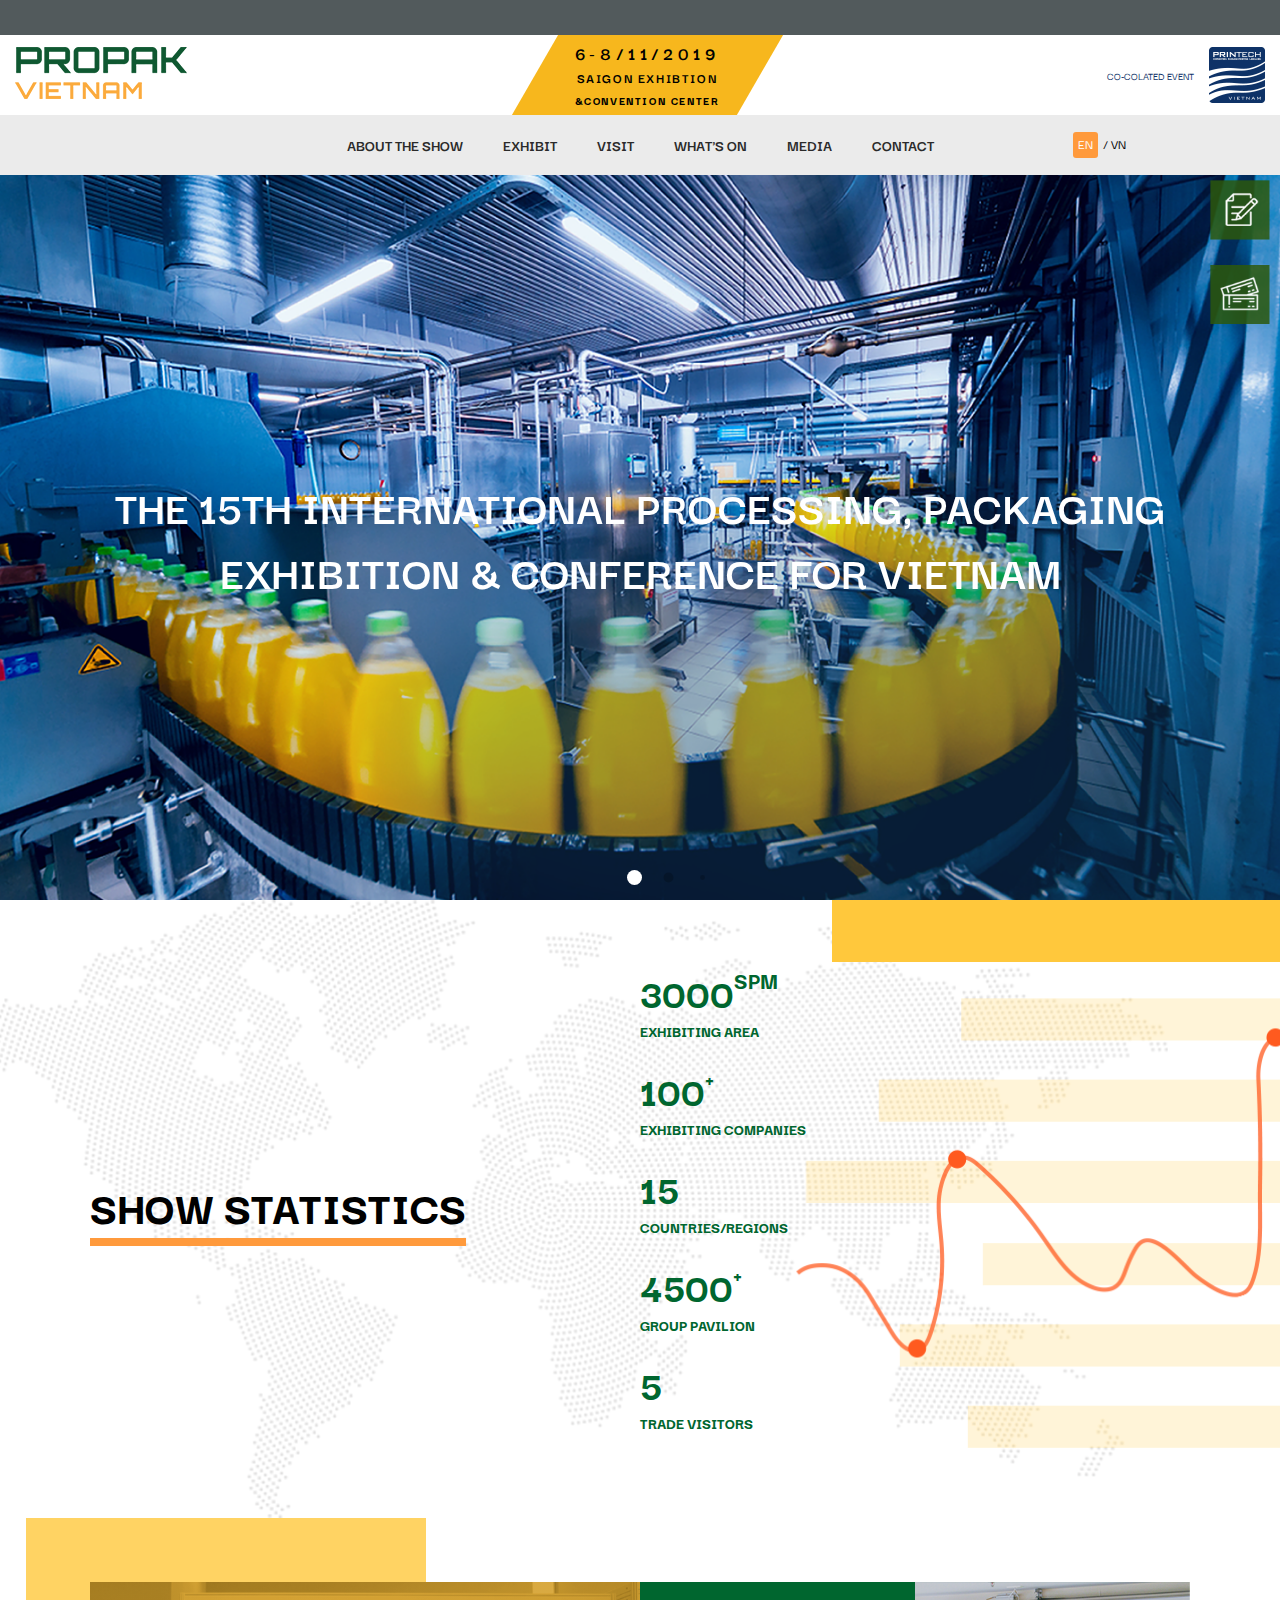
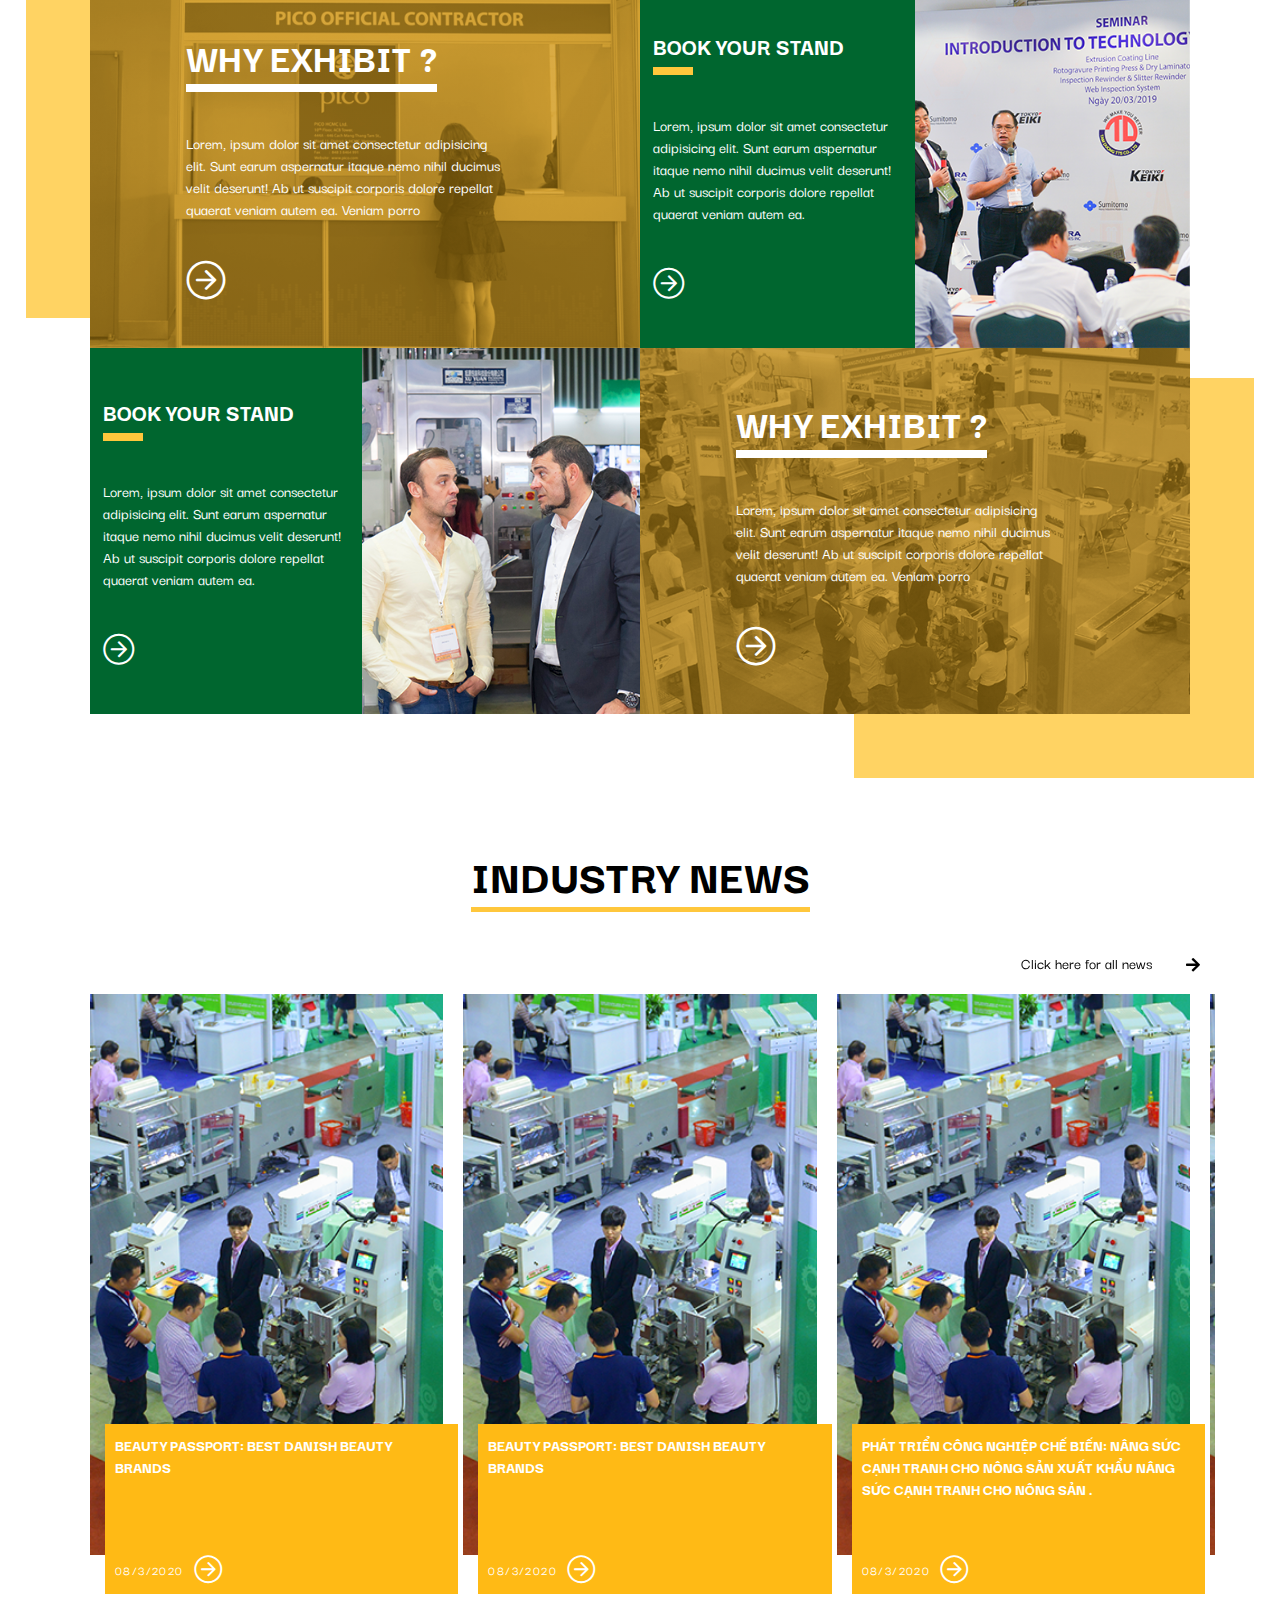
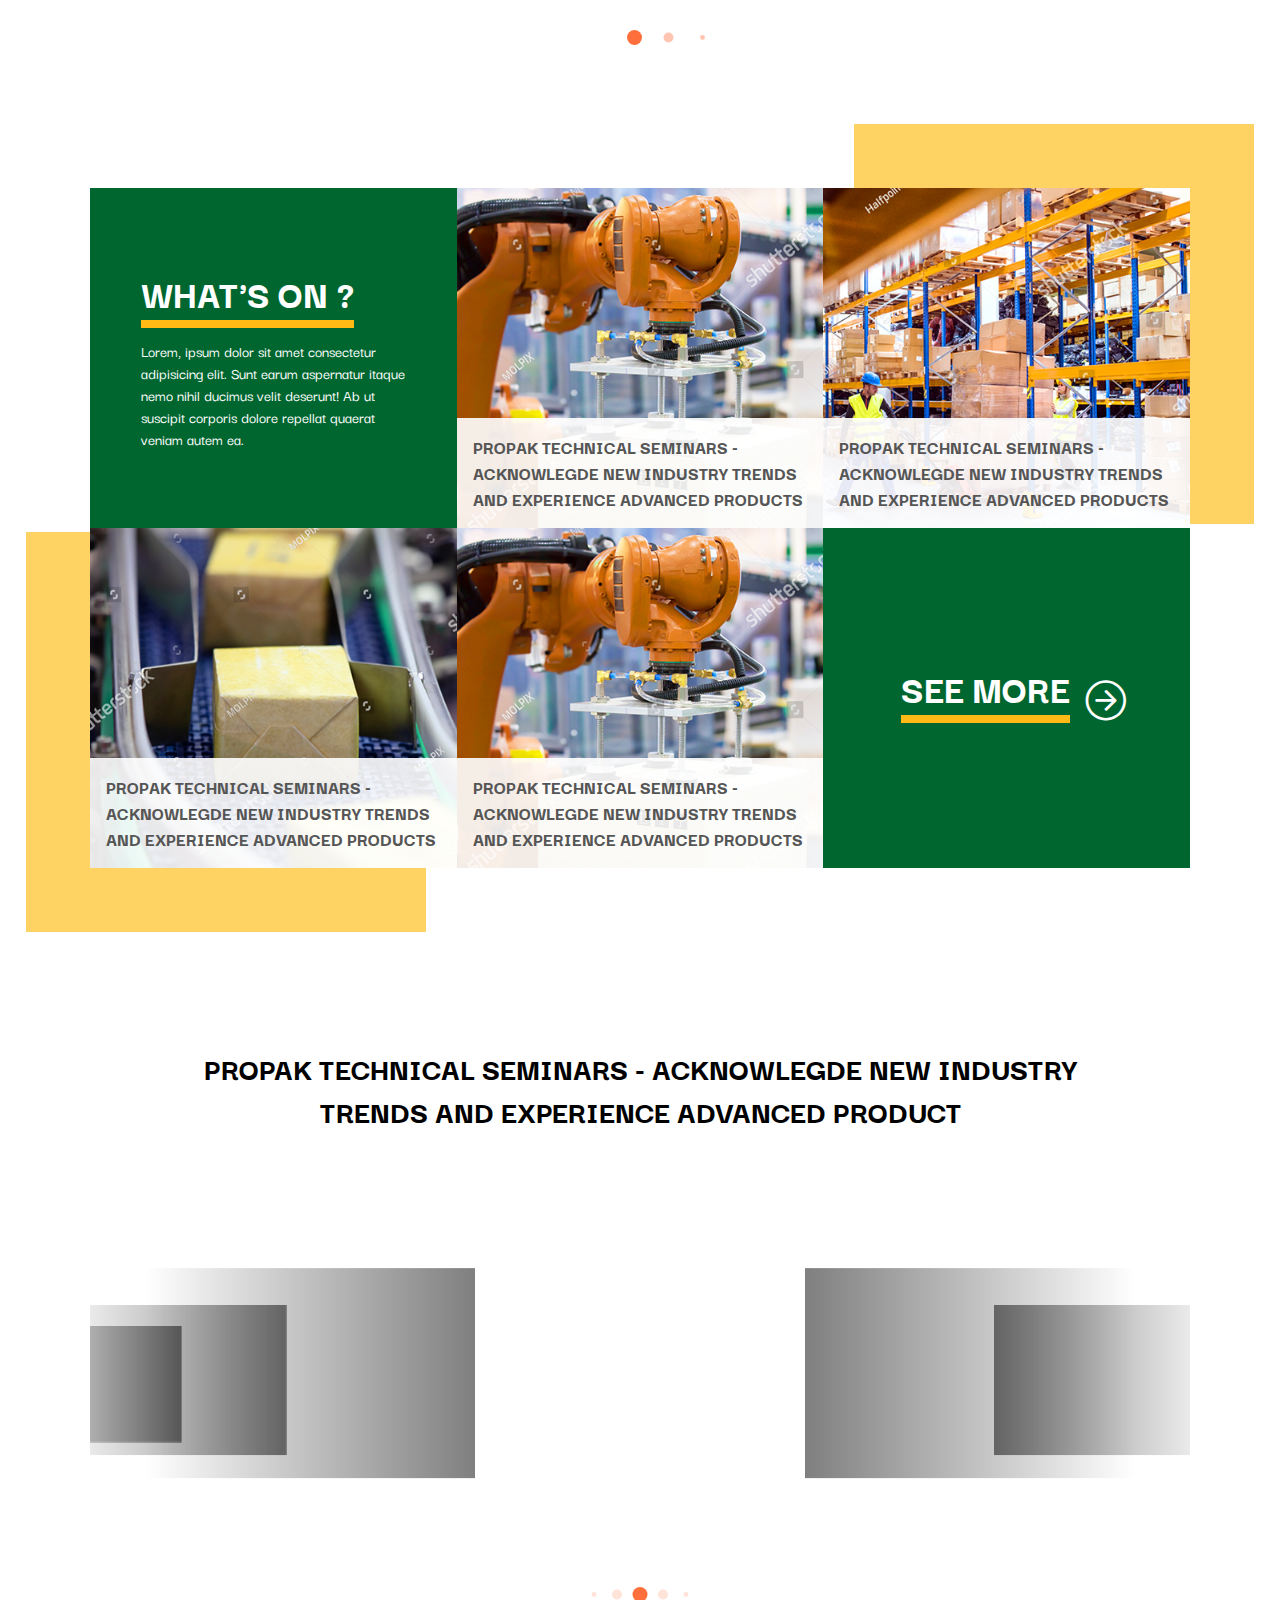
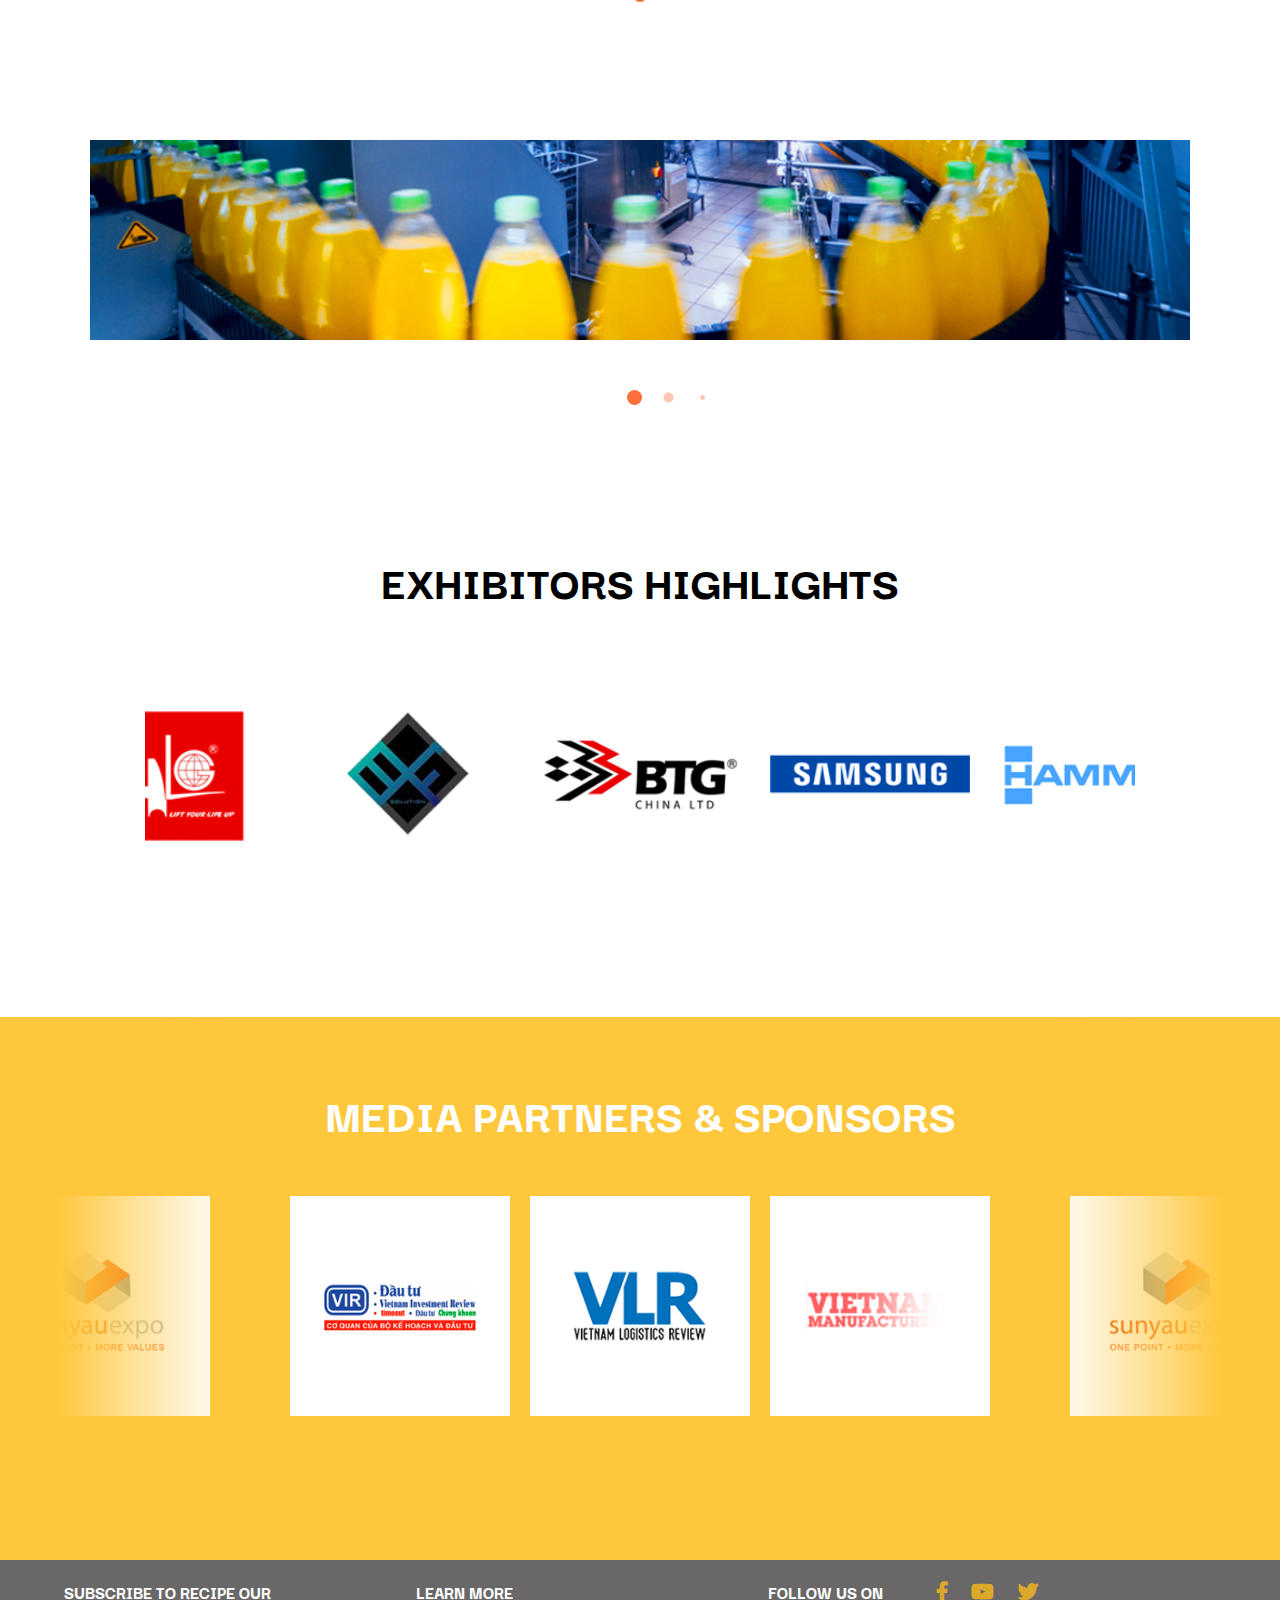
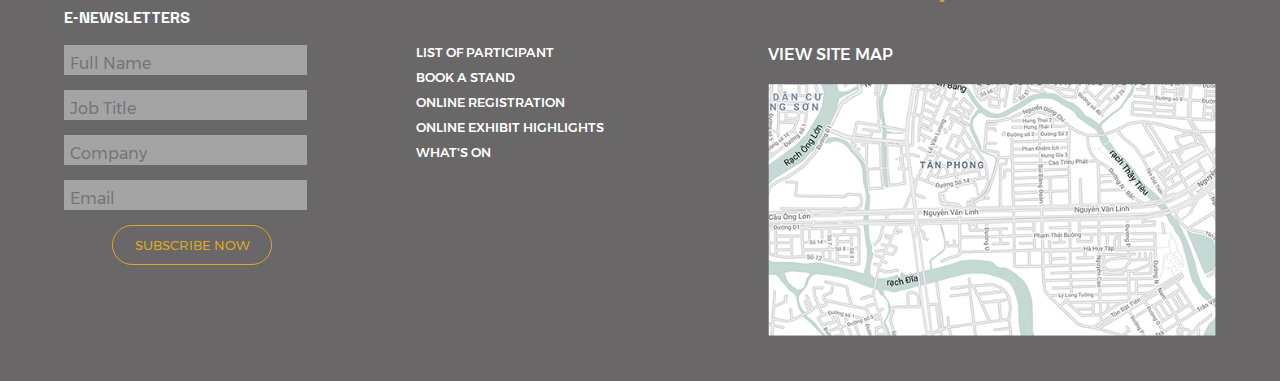
<file: index.html>
<!DOCTYPE html>
<html lang="en">

<head>
  <meta charset="UTF-8" />
  <meta name="viewport" content="width=device-width, initial-scale=1.0" />
  <meta http-equiv="X-UA-Compatible" content="ie=edge" />
  <title>PPVN Static Site</title>
  <link rel="stylesheet" href="css/font.css" />
  <link rel="stylesheet" href="css/main.css" />
  <link rel="stylesheet" href="css/navbar.css" />
  <link rel="stylesheet" href="css/footer.css" />
  <link rel="stylesheet" href="css/homepage.css" />
  <link rel="stylesheet" href="css/homepage-responsive.css" />
  <link rel="stylesheet" href="swiper/swiper.css" />
  <link rel="stylesheet" href="fontawesome/css/all.css" />
</head>

<body>
  <div class="fixed-icons">
    <a href="application-form.html"> <img src="images/book a stand.png" alt="" /> </a>
    <a href="application-form.html"> <img src="images/registry.png" alt="" /> </a>
  </div>
  <!-- DESKTOP HEADER & NAV -->
  <div id="informa_header" lang="en-US"></div>
  <header class="top-header">
    <a href="index.html" class="logo">
      <img src="images/logo.png" alt="" />
    </a>
    <div class="show-time">
      <div class="bg-overlay"></div>
      <div class="time">6-8/11/2019</div>
      <div class="name">
        <span class="top"> SAIGON EXHIBTION </span> <br />
        <span class="bottom"> &CONVENTION CENTER</span>
      </div>
    </div>
    <div class="printech">
      <div class="text">
        CO-COLATED EVENT
      </div>
      <img src="images/printech.png" alt="" />
    </div>
  </header>

  <nav class="navbar desktop-nav">
    <div class="max-width-wrapper">
      <a class="logo">
        <img src="images/logo.png" alt="" />
      </a>

      <div class="menu-trigger">
        <i class="fas fa-bars"></i>
      </div>
      <div class="language">
        <span class="en active">
          EN
        </span>
        /
        <span class="vn">
          VN
        </span>
      </div>
      <div class="nav-item-container">
        <a href="about-the-show.html">
          <span class="nav-item">
            ABOUT THE SHOW
          </span>
        </a>
      </div>
      <div class="nav-item-container">
        <a href="exhibit.html">
          <span class="nav-item">
            EXHIBIT
          </span>
        </a>
      </div>
      <div class="nav-item-container">
        <a href="all-news-page.html">
          <span class="nav-item">
            VISIT
          </span>
        </a>
      </div>
      <div class="nav-item-container">
        <a href="what-on.html">
          <span class="nav-item">
            WHAT'S ON
          </span>
        </a>
      </div>
      <div class="nav-item-container">
        <a href="industry-news.html">
          <span class="nav-item">
            MEDIA
          </span>
        </a>
      </div>
      <div class="nav-item-container">
        <a href="application-form.html">
          <span class="nav-item">
            CONTACT
          </span>
        </a>
      </div>
    </div>
  </nav>
  <!-- MOBILE NAV -->
  <nav class="mobile-nav">
    <div class="close-trigger">
      <i class="fas fa-times"></i>
    </div>
    <div class="nav-item-container">
      <span class="nav-item">
        ABOUT THE SHOW
      </span>
      <div class="sub-menu-container">
        <a class="sub-menu-item">EXHIBIT PROFILE</a>
        <a class="sub-menu-item">VISIT PROFILE</a>
        <a class="sub-menu-item">LIST OF PARTICIPANT PPV2020</a>
        <a class="sub-menu-item">E-BROCHUE</a>
        <a class="sub-menu-item">ONLINE EXHIBIT HIGHLIGHT</a>
        <a class="sub-menu-item">ACCOMODATION</a>
      </div>
    </div>
    <div class="nav-item-container">
      <span class="nav-item">
        EXHIBIT
      </span>
      <div class="sub-menu-container">
        <a class="sub-menu-item">1 EXHIBIT PROFILE</a>
        <a class="sub-menu-item">VISIT PROFILE</a>
        <a class="sub-menu-item">LIST OF PARTICIPANT PPV2020</a>
        <a class="sub-menu-item">E-BROCHUE</a>
        <a class="sub-menu-item">ONLINE EXHIBIT HIGHLIGHT</a>
        <a class="sub-menu-item">ACCOMODATION</a>
      </div>
    </div>
    <div class="nav-item-container">
      <span class="nav-item" href="">
        VISIT
      </span>
      <div class="sub-menu-container">
        <a class="sub-menu-item">EXHIBIT PROFILE</a>
        <a class="sub-menu-item">VISIT PROFILE</a>
        <a class="sub-menu-item">LIST OF PARTICIPANT PPV2020</a>
        <a class="sub-menu-item">E-BROCHUE</a>
        <a class="sub-menu-item">ONLINE EXHIBIT HIGHLIGHT</a>
        <a class="sub-menu-item">ACCOMODATION</a>
      </div>
    </div>
    <div class="nav-item-container">
      <span class="nav-item" href="">
        WHAT'S ON
      </span>
      <div class="sub-menu-container">
        <a class="sub-menu-item">EXHIBIT PROFILE</a>
        <a class="sub-menu-item">VISIT PROFILE</a>
        <a class="sub-menu-item">LIST OF PARTICIPANT PPV2020</a>
        <a class="sub-menu-item">E-BROCHUE</a>
        <a class="sub-menu-item">ONLINE EXHIBIT HIGHLIGHT</a>
        <a class="sub-menu-item">ACCOMODATION</a>
      </div>
    </div>
    <div class="nav-item-container">
      <span class="nav-item" href="">
        MEDIA
      </span>
      <div class="sub-menu-container">
        <a class="sub-menu-item">EXHIBIT PROFILE</a>
        <a class="sub-menu-item">VISIT PROFILE</a>
        <a class="sub-menu-item">LIST OF PARTICIPANT PPV2020</a>
        <a class="sub-menu-item">E-BROCHUE</a>
        <a class="sub-menu-item">ONLINE EXHIBIT HIGHLIGHT</a>
        <a class="sub-menu-item">ACCOMODATION</a>
      </div>
    </div>
    <div class="nav-item-container">
      <span class="nav-item" href="">
        CONTACT
      </span>
      <div class="sub-menu-container">
        <a class="sub-menu-item">EXHIBIT PROFILE</a>
        <a class="sub-menu-item">VISIT PROFILE</a>
        <a class="sub-menu-item">LIST OF PARTICIPANT PPV2020</a>
        <a class="sub-menu-item">E-BROCHUE</a>
        <a class="sub-menu-item">ONLINE EXHIBIT HIGHLIGHT</a>
        <a class="sub-menu-item">ACCOMODATION</a>
      </div>
    </div>
  </nav>
  <!-- MAIN CONTENT -->
  <div class="content-wrapper">
    <header class="propak-header">
      <div class="swiper-container">
        <div class="swiper-wrapper">
          <div class="swiper-slide">
            <img class="background" src="images/homepage/Layer94.png" alt="" />
            <div class="header">
              The 15th International Processing, Packaging Exhibition &
              Conference for Vietnam
            </div>
          </div>
          <div class="swiper-slide">
            <img class="background" src="images/homepage/Layer94.png" alt="" />
            <div class="header">
              The 15th International Processing, Packaging Exhibition &
              Conference for Vietnam
            </div>
          </div>
          <div class="swiper-slide">
            <img class="background" src="images/homepage/Layer94.png" alt="" />
            <div class="header">
              The 15th International Processing, Packaging Exhibition &
              Conference for Vietnam
            </div>
          </div>
          <div class="swiper-slide">
            <img class="background" src="images/homepage/Layer94.png" alt="" />
            <div class="header">
              The 15th International Processing, Packaging Exhibition &
              Conference for Vietnam
            </div>
          </div>
        </div>
        <!-- Add Pagination -->
        <div class="swiper-pagination"></div>
      </div>
    </header>

    <section class="section-container show-statistics">
      <div class="bg-overlay-top"></div>
      <div class="max-width-wrapper">
        <div class="show-statistics-header">
          <div class="header">
            SHOW STATISTICS
          </div>
        </div>
        <div class="counter-container">
          <div class="couter-item-wrapper">
            <div class="counter-number-wrapper">
              <div class="counter-number">3000</div>
              <div class="counter-unit">
                SPM
              </div>
            </div>
            <div class="couter-description">EXHIBITING AREA</div>
          </div>
          <div class="couter-item-wrapper">
            <div class="counter-number-wrapper">
              <div class="counter-number">100</div>
              <div class="counter-unit">
                +
              </div>
            </div>
            <div class="couter-description">EXHIBITING COMPANIES</div>
          </div>
          <div class="couter-item-wrapper">
            <div class="counter-number-wrapper">
              <div class="counter-number">15</div>
              <div class="counter-unit"></div>
            </div>
            <div class="couter-description">COUNTRIES/REGIONS</div>
          </div>
          <div class="couter-item-wrapper">
            <div class="counter-number-wrapper">
              <div class="counter-number">4500</div>
              <div class="counter-unit">
                +
              </div>
            </div>
            <div class="couter-description">GROUP PAVILION</div>
          </div>
          <div class="couter-item-wrapper">
            <div class="counter-number-wrapper">
              <div class="counter-number">5</div>
              <div class="counter-unit"></div>
            </div>
            <div class="couter-description">TRADE VISITORS</div>
          </div>
        </div>
      </div>
    </section>

    <section class="section-container why-exhibit">
      <div class="max-width-wrapper">
        <a href="exhibit.html" class="item-block item-block-style-1 order-1">
          <div class="header">
            <span> WHY EXHIBIT ? </span>
          </div>
          <div class="text">
            Lorem, ipsum dolor sit amet consectetur adipisicing elit. Sunt
            earum aspernatur itaque nemo nihil ducimus velit deserunt! Ab ut
            suscipit corporis dolore repellat quaerat veniam autem ea. Veniam
            porro
          </div>

          <div class="read-more-icon">
            <i class="fal fa-arrow-circle-right"></i>
          </div>
        </a>
        <a href="application-form.html" class="item-block item-block-style-2 order-2">
          <div class="left-col">
            <div class="header">
              BOOK YOUR STAND
              <span class="liner"></span>
            </div>
            <div class="text">
              Lorem, ipsum dolor sit amet consectetur adipisicing elit. Sunt
              earum aspernatur itaque nemo nihil ducimus velit deserunt! Ab ut
              suscipit corporis dolore repellat quaerat veniam autem ea.
            </div>
            <div class="read-more-icon">
              <i class="fal fa-arrow-circle-right"></i>
            </div>
          </div>
          <div class="right-col"></div>
        </a>
        <a  href="application-form.html" class="item-block item-block-style-2 order-3">
          <div class="left-col">
            <div class="header">
              BOOK YOUR STAND
              <span class="liner"></span>
            </div>
            <div class="text">
              Lorem, ipsum dolor sit amet consectetur adipisicing elit. Sunt
              earum aspernatur itaque nemo nihil ducimus velit deserunt! Ab ut
              suscipit corporis dolore repellat quaerat veniam autem ea.
            </div>
            <div class="read-more-icon">
              <i class="fal fa-arrow-circle-right"></i>
            </div>
          </div>
          <div class="right-col"></div>
        </a>
        <a href="exhibit.html" class="item-block item-block-style-1 order-4">
          <div class="header">
            <span> WHY EXHIBIT ? </span>
          </div>
          <div class="text">
            Lorem, ipsum dolor sit amet consectetur adipisicing elit. Sunt
            earum aspernatur itaque nemo nihil ducimus velit deserunt! Ab ut
            suscipit corporis dolore repellat quaerat veniam autem ea. Veniam
            porro
          </div>

          <div class="read-more-icon">
            <i class="fal fa-arrow-circle-right"></i>
          </div>
        </a>
      </div>

      <div class="bg-overlay top-left"></div>
      <div class="bg-overlay bottom-right"></div>
    </section>

    <section class="section-container industry-news">
      <div class="overflow-hidden right"></div>
      <div class="overflow-hidden left"></div>
      <div class="max-width-wrapper">
        <div class="industry-news-header">
          <div>INDUSTRY NEWS</div>
        </div>
        <div class="industry-news-readall">
          <a href="all-news-page.html">
            Click here for all news
            <span> <i class="fas fa-arrow-right"></i> </span>
          </a>
        </div>

        <div class="swiper-container">
          <div class="swiper-wrapper">
            <div class="swiper-slide">
              <div class="image-container">
                <img class="image" src="images/homepage/inews4.png" alt="" />
                <div class="description">
                  <div class="header">
                    BEAUTY PASSPORT: BEST DANISH BEAUTY BRANDS
                  </div>
                  <a class="readmore" href="new-in-detail.html">
                    <div class="date">08/3/2020</div>
                    <i class="fal fa-arrow-circle-right"></i>
                  </a>
                </div>
              </div>
            </div>
            <div class="swiper-slide">
              <div class="image-container">
                <img class="image" src="images/homepage/inews4.png" alt="" />
                <div class="description">
                  <div class="header">
                    BEAUTY PASSPORT: BEST DANISH BEAUTY BRANDS
                  </div>
                  <a class="readmore" href="new-in-detail.html">
                    <div class="date">08/3/2020</div>
                    <i class="fal fa-arrow-circle-right"></i>
                  </a>
                </div>
              </div>
            </div>
            <div class="swiper-slide">
              <div class="image-container">
                <img class="image" src="images/homepage/inews4.png" alt="" />
                <div class="description">
                  <div class="header">
                    PHÁT TRIỂN CÔNG NGHIỆP CHẾ BIẾN: NÂNG SỨC CẠNH TRANH CHO
                    NÔNG SẢN XUẤT KHẨU NÂNG SỨC CẠNH TRANH CHO NÔNG SẢN .
                  </div>
                  <a class="readmore" href="new-in-detail.html">

                    <div class="date">08/3/2020</div>
                    <i class="fal fa-arrow-circle-right"></i>
                  </a>
                </div>
              </div>
            </div>
            <div class="swiper-slide">
              <div class="image-container">
                <img class="image" src="images/homepage/inews4.png" alt="" />
                <div class="description">
                  <div class="header">
                    BEAUTY PASSPORT: BEST DANISH BEAUTY BRANDS BEST DANISH
                    BEAUTY BRANDS
                  </div>
                  <a class="readmore" href="new-in-detail.html">

                    <div class="date">08/3/2020</div>
                    <i class="fal fa-arrow-circle-right"></i>
                  </a>
                </div>
              </div>
            </div>
            <div class="swiper-slide">
              <div class="image-container">
                <img class="image" src="images/homepage/inews4.png" alt="" />
                <div class="description">
                  <div class="header">
                    BEAUTY PASSPORT: BEST DANISH BEAUTY BRANDS
                  </div>
                  <a class="readmore" href="new-in-detail.html">

                    <div class="date">08/3/2020</div>
                    <i class="fal fa-arrow-circle-right"></i>
                  </a>
                </div>
              </div>
            </div>
            <div class="swiper-slide">
              <div class="image-container">
                <img class="image" src="images/homepage/inews4.png" alt="" />
                <div class="description">
                  <div class="header">
                    BEAUTY PASSPORT: BEST DANISH BEAUTY BRANDS
                  </div>
                  <a class="readmore" href="new-in-detail.html">

                    <div class="date">08/3/2020</div>
                    <i class="fal fa-arrow-circle-right"></i>
                  </a>
                </div>
              </div>
            </div>
            <div class="swiper-slide">
              <div class="image-container">
                <img class="image" src="images/homepage/inews4.png" alt="" />
                <div class="description">
                  <div class="header">
                    BEAUTY PASSPORT: BEST DANISH BEAUTY BRANDS
                  </div>
                  <a class="readmore" href="new-in-detail.html">

                    <div class="date">08/3/2020</div>
                    <i class="fal fa-arrow-circle-right"></i>
                  </a>
                </div>
              </div>
            </div>
            <div class="swiper-slide">
              <div class="image-container">
                <img class="image" src="images/homepage/inews4.png" alt="" />
                <div class="description">
                  <div class="header">
                    BEAUTY PASSPORT: BEST DANISH BEAUTY BRANDS
                  </div>
                  <a class="readmore" href="new-in-detail.html">

                    <div class="date">08/3/2020</div>
                    <i class="fal fa-arrow-circle-right"></i>
                  </a>
                </div>
              </div>
            </div>
            <div class="swiper-slide">
              <div class="image-container">
                <img class="image" src="images/homepage/inews4.png" alt="" />
                <div class="description">
                  <div class="header">
                    BEAUTY PASSPORT: BEST DANISH BEAUTY BRANDS
                  </div>
                  <a class="readmore" href="new-in-detail.html">

                    <div class="date">08/3/2020</div>
                    <i class="fal fa-arrow-circle-right"></i>
                  </a>
                </div>
              </div>
            </div>
            <div class="swiper-slide">
              <div class="image-container">
                <img class="image" src="images/homepage/inews4.png" alt="" />
                <div class="description">
                  <div class="header">
                    BEAUTY PASSPORT: BEST DANISH BEAUTY BRANDS
                  </div>
                  <a class="readmore" href="new-in-detail.html">

                    <div class="date">08/3/2020</div>
                    <i class="fal fa-arrow-circle-right"></i>
                  </a>
                </div>
              </div>
            </div>
            <div class="swiper-slide">
              <div class="image-container">
                <img class="image" src="images/homepage/inews4.png" alt="" />
                <div class="description">
                  <div class="header">
                    BEAUTY PASSPORT: BEST DANISH BEAUTY BRANDS
                  </div>
                  <a class="readmore" href="new-in-detail.html">

                    <div class="date">08/3/2020</div>
                    <i class="fal fa-arrow-circle-right"></i>
                  </a>
                </div>
              </div>
            </div>
          </div>
          <!-- Add Pagination -->
          <div class="swiper-pagination"></div>
        </div>
      </div>
    </section>

    <section class="section-container what-on">
      <div class="max-width-wrapper">
        <a href="what-on.html" class="item-block item-block-style-1">
          <div class="content">
            <div class="header">
              <span> WHAT'S ON ? </span>
            </div>
            <div class="text">
              Lorem, ipsum dolor sit amet consectetur adipisicing elit. Sunt
              earum aspernatur itaque nemo nihil ducimus velit deserunt! Ab ut
              suscipit corporis dolore repellat quaerat veniam autem ea.
            </div>
          </div>
        </a>

        <a href="new-in-detail.html" class="item-block item-block-style-3">
          <img class="background" src="images/homepage/wo2.png" alt="" />
          <div class="description">
            <div class="header">
              PROPAK TECHNICAL SEMINARS - ACKNOWLEGDE NEW INDUSTRY TRENDS AND
              EXPERIENCE ADVANCED PRODUCTS
              <span class="liner"></span>
            </div>
            <div class="text">
              Lorem, ipsum dolor sit amet consectetur adipisicing elit. Sunt
              earum aspernatur itaque nemo nihil ducimus velit deserunt! ...
            </div>
            <div class="read-more-icon">
              <i class="fal fa-arrow-circle-right"></i>
              <span class="time">03:10 - 13.08.2019</span>
            </div>
          </div>
        </a>
        <a href="new-in-detail.html" class="item-block item-block-style-3">
          <img class="background" src="images/homepage/wo3.png" alt="" />

          <div class="description">
            <div class="header">
              PROPAK TECHNICAL SEMINARS - ACKNOWLEGDE NEW INDUSTRY TRENDS AND
              EXPERIENCE ADVANCED PRODUCTS
              <span class="liner"></span>
            </div>
            <div class="text">
              Lorem, ipsum dolor sit amet consectetur adipisicing elit. Sunt
              earum aspernatur itaque nemo nihil ducimus velit deserunt! ...
            </div>
            <div class="read-more-icon">
              <i class="fal fa-arrow-circle-right"></i>
              <span class="time">03:10 - 13.08.2019</span>
            </div>
          </div>
        </a>
        <a href="new-in-detail.html" class="item-block item-block-style-3">
          <img class="background" src="images/homepage/wo4.png" alt="" />

          <div class="description">
            <div class="header">
              PROPAK TECHNICAL SEMINARS - ACKNOWLEGDE NEW INDUSTRY TRENDS AND
              EXPERIENCE ADVANCED PRODUCTS
              <span class="liner"></span>
            </div>
            <div class="text">
              Lorem, ipsum dolor sit amet consectetur adipisicing elit. Sunt
              earum aspernatur itaque nemo nihil ducimus velit deserunt! ...
            </div>
            <div class="read-more-icon">
              <i class="fal fa-arrow-circle-right"></i>
              <span class="time">03:10 - 13.08.2019</span>
            </div>
          </div>
        </a>
        <a href="new-in-detail.html" class="item-block item-block-style-3">
          <img class="background" src="images/homepage/wo2.png" alt="" />
          <div class="description">
            <div class="header">
              PROPAK TECHNICAL SEMINARS - ACKNOWLEGDE NEW INDUSTRY TRENDS AND
              EXPERIENCE ADVANCED PRODUCTS
              <span class="liner"></span>
            </div>
            <div class="text">
              Lorem, ipsum dolor sit amet consectetur adipisicing elit. Sunt
              earum aspernatur itaque nemo nihil ducimus velit deserunt! ...
            </div>
            <div class="read-more-icon">
              <i class="fal fa-arrow-circle-right"></i>
              <span class="time">03:10 - 13.08.2019</span>
            </div>
          </div>
        </a>
        <a href="all-news-page.html" class="item-block item-block-style-1 see-more" href="">
          <div class="header">
            <span> SEE MORE </span>
          </div>
          <div class="text">
            <i class="fal fa-arrow-circle-right"></i>
          </div>
        </a>
      </div>
      <div class="bg-overlay top-right"></div>
      <div class="bg-overlay bottom-left"></div>
    </section>

    <section class="section-container video-slider">
      <div class="max-width-wrapper">
        <div class="header">
          PROPAK TECHNICAL SEMINARS - ACKNOWLEGDE NEW INDUSTRY TRENDS AND
          EXPERIENCE ADVANCED PRODUCT
        </div>
        <!--PLEASE INCLUDE "/enablejsapi=1" AT THE END OF EMBEDDED LINK TO MAKE YOUTUBE SLIDER FUNCTION PROPERLY-->
        <div class="swiper-container">
          <div class="swiper-wrapper">
            <div class="swiper-slide">
              <iframe class="video" allowscriptaccess="always" width="100%" height="100%"
                src="https://www.youtube.com/embed/cIEBMu-4Ndk?enablejsapi=1" frameborder="0"
                allow="accelerometer; autoplay; encrypted-media; gyroscope; picture-in-picture"
                allowfullscreen></iframe>
            </div>
            <div class="swiper-slide">
              <iframe class="video" allowscriptaccess="always" width="100%" height="100%"
                src="https://www.youtube.com/embed/cIEBMu-4Ndk?enablejsapi=1" frameborder="0"
                allow="accelerometer; autoplay; encrypted-media; gyroscope; picture-in-picture"
                allowfullscreen></iframe>
            </div>
            <div class="swiper-slide">
              <iframe class="video" allowscriptaccess="always" width="100%" height="100%"
                src="https://www.youtube.com/embed/cIEBMu-4Ndk?enablejsapi=1" frameborder="0"
                allow="accelerometer; autoplay; encrypted-media; gyroscope; picture-in-picture"
                allowfullscreen></iframe>
            </div>
            <div class="swiper-slide">
              <iframe class="video" allowscriptaccess="always" width="100%" height="100%"
                src="https://www.youtube.com/embed/cIEBMu-4Ndk?enablejsapi=1" frameborder="0"
                allow="accelerometer; autoplay; encrypted-media; gyroscope; picture-in-picture"
                allowfullscreen></iframe>
            </div>
            <div class="swiper-slide">
              <iframe class="video" allowscriptaccess="always" width="100%" height="100%"
                src="https://www.youtube.com/embed/cIEBMu-4Ndk?enablejsapi=1" frameborder="0"
                allow="accelerometer; autoplay; encrypted-media; gyroscope; picture-in-picture"
                allowfullscreen></iframe>
            </div>
            <div class="swiper-slide">
              <iframe class="video" allowscriptaccess="always" width="100%" height="100%"
                src="https://www.youtube.com/embed/cIEBMu-4Ndk?enablejsapi=1" frameborder="0"
                allow="accelerometer; autoplay; encrypted-media; gyroscope; picture-in-picture"
                allowfullscreen></iframe>
            </div>
          </div>
          <!-- Add Pagination -->
          <div class="swiper-pagination"></div>
        </div>
      </div>
    </section>
    <section class="section-container banner">
      <div class="max-width-wrapper">
        <div class="swiper-container">
          <div class="swiper-wrapper">
            <div class="swiper-slide">
              <img class="image" src="images/homepage/banner.png" alt="" />
            </div>
            <div class="swiper-slide">
              <img class="image" src="images/homepage/banner.png" alt="" />
            </div>
            <div class="swiper-slide">
              <img class="image" src="images/homepage/banner.png" alt="" />
            </div>
            <div class="swiper-slide">
              <img class="image" src="images/homepage/banner.png" alt="" />
            </div>
            <div class="swiper-slide">
              <img class="image" src="images/homepage/banner.png" alt="" />
            </div>
            <div class="swiper-slide">
              <img class="image" src="images/homepage/banner.png" alt="" />
            </div>
            <div class="swiper-slide">
              <img class="image" src="images/homepage/banner.png" alt="" />
            </div>
          </div>
          <!-- Add Pagination -->
          <div class="swiper-pagination"></div>
        </div>
      </div>
    </section>

    <section class="section-container exhibitors">
      <div class="max-width-wrapper">
        <div class="header">
          EXHIBITORS HIGHLIGHTS
        </div>
        <div class="slide-wraper">
          <div class="swiper-container">
            <div class="swiper-wrapper">
              <div class="swiper-slide">
                <img class="image" src="images/homepage/logo2.png" alt="" />
              </div>
              <div class="swiper-slide">
                <img class="image" src="images/homepage/logo3.png" alt="" />
              </div>
              <div class="swiper-slide">
                <img class="image" src="images/homepage/logo4.png" alt="" />
              </div>
              <div class="swiper-slide">
                <img class="image" src="images/homepage/logo5.png" alt="" />
              </div>
              <div class="swiper-slide">
                <img class="image" src="images/homepage/logo6.png" alt="" />
              </div>
            </div>
            <!-- Add Arrows -->
            <!-- <div class="swiper-button-next">
              <i class="fal fa-long-arrow-right"></i>
            </div>
            <div class="swiper-button-prev">
              <i class="fal fa-long-arrow-left"></i>
            </div> -->
            <!-- Add Pagination -->
            <!-- <div class="swiper-pagination"></div> -->
          </div>
        </div>
      </div>
    </section>

    <section class="section-container partners">
      <div class="max-width-wrapper">
        <div class="header">
          MEDIA PARTNERS & SPONSORS
        </div>
        <div class="swiper-container">
          <div class="swiper-wrapper">
            <div class="swiper-slide">
              <div class="logo">
                <img class="image" src="images/homepage/logopa1.png" alt="" />
              </div>
              <div class="logo">
                <img class="image" src="images/homepage/logopa2.png" alt="" />
              </div>
              <div class="logo">
                <img class="image" src="images/homepage/logopa3.png" alt="" />
              </div>
            </div>
            <div class="swiper-slide">
              <div class="logo">
                <img class="image" src="images/homepage/logopa4.png" alt="" />
              </div>
              <div class="logo">
                <img class="image" src="images/homepage/logopa1.png" alt="" />
              </div>
              <div class="logo">
                <img class="image" src="images/homepage/logopa5.png" alt="" />
              </div>
            </div>
            <div class="swiper-slide">
              <div class="logo">
                <img class="image" src="images/homepage/logopa1.png" alt="" />
              </div>
              <div class="logo">
                <img class="image" src="images/homepage/logopa2.png" alt="" />
              </div>
              <div class="logo">
                <img class="image" src="images/homepage/logopa3.png" alt="" />
              </div>
            </div>
            <div class="swiper-slide">
              <div class="logo">
                <img class="image" src="images/homepage/logopa4.png" alt="" />
              </div>
              <div class="logo">
                <img class="image" src="images/homepage/logopa5.png" alt="" />
              </div>
              <div class="logo">
                <img class="image" src="images/homepage/logopa1.png" alt="" />
              </div>
            </div>
            <div class="swiper-slide">
              <div class="logo">
                <img class="image" src="images/homepage/logopa2.png" alt="" />
              </div>
              <div class="logo">
                <img class="image" src="images/homepage/logopa3.png" alt="" />
              </div>
              <div class="logo">
                <img class="image" src="images/homepage/logopa4.png" alt="" />
              </div>
            </div>
          </div>
          <!-- Add Arrows -->
          <!-- 
          <div class="swiper-button-next">
            <i class="fal fa-long-arrow-right"></i>
          </div>
          <div class="swiper-button-prev">
            <i class="fal fa-long-arrow-left"></i>
          </div> -->
          <!-- Add Pagination -->
          <!-- <div class="swiper-pagination"></div> -->
        </div>
      </div>
      <div class="overlay-left"></div>
      <div class="overlay-right"></div>
    </section>
  </div>
  <footer class="in-site-footer">
    <div class="top-footer">
      <div class="col col-1">
        <div class="header-text">SUBSCRIBE TO RECIPE OUR <br> E-NEWSLETTERS</div>
        <input type="text" placeholder="Full Name" />
        <input type="text" placeholder="Job Title" />
        <input type="text" placeholder="Company" />
        <input type="text" placeholder="Email" />
        <button type="submit">SUBSCRIBE NOW</button>
      </div>
      <div class="col col-2">
        <div class="header-text">LEARN MORE</div>
        <a href="">LIST OF PARTICIPANT</a>
        <a href="">BOOK A STAND</a>
        <a href="">ONLINE REGISTRATION</a>
        <a href="">ONLINE EXHIBIT HIGHLIGHTS</a>
        <a href="">WHAT'S ON</a>
      </div>
      <div class="col col-3">
        <div class="header-text">
          FOLLOW US ON
          <span class="socials">
            <i class="fab fa-facebook-f"></i>
            <i class="fab fa-youtube"></i>
            <i class="fab fa-twitter"></i>
          </span>
        </div>
        <div class="map-header">
          VIEW SITE MAP
        </div>
        <div class="site-map">
          <a href="">
            <img src="images/footer/sitemap.png" alt="" />
          </a>
        </div>
      </div>
    </div>
  </footer>
  <div id="informa_footer" lang="en-US" ppLink="HK"></div>
</body>
<script src="https://code.jquery.com/jquery-3.4.1.min.js"
  integrity="sha256-CSXorXvZcTkaix6Yvo6HppcZGetbYMGWSFlBw8HfCJo=" crossorigin="anonymous"></script>
<script src="swiper/swiper.min.js"></script>
<script src="js/main.js"></script>
<script src="js/homepage.js"></script>
<script src="//event-site.informamarkets-info.com/informa/contentscript.js"></script>

</html>
</file>
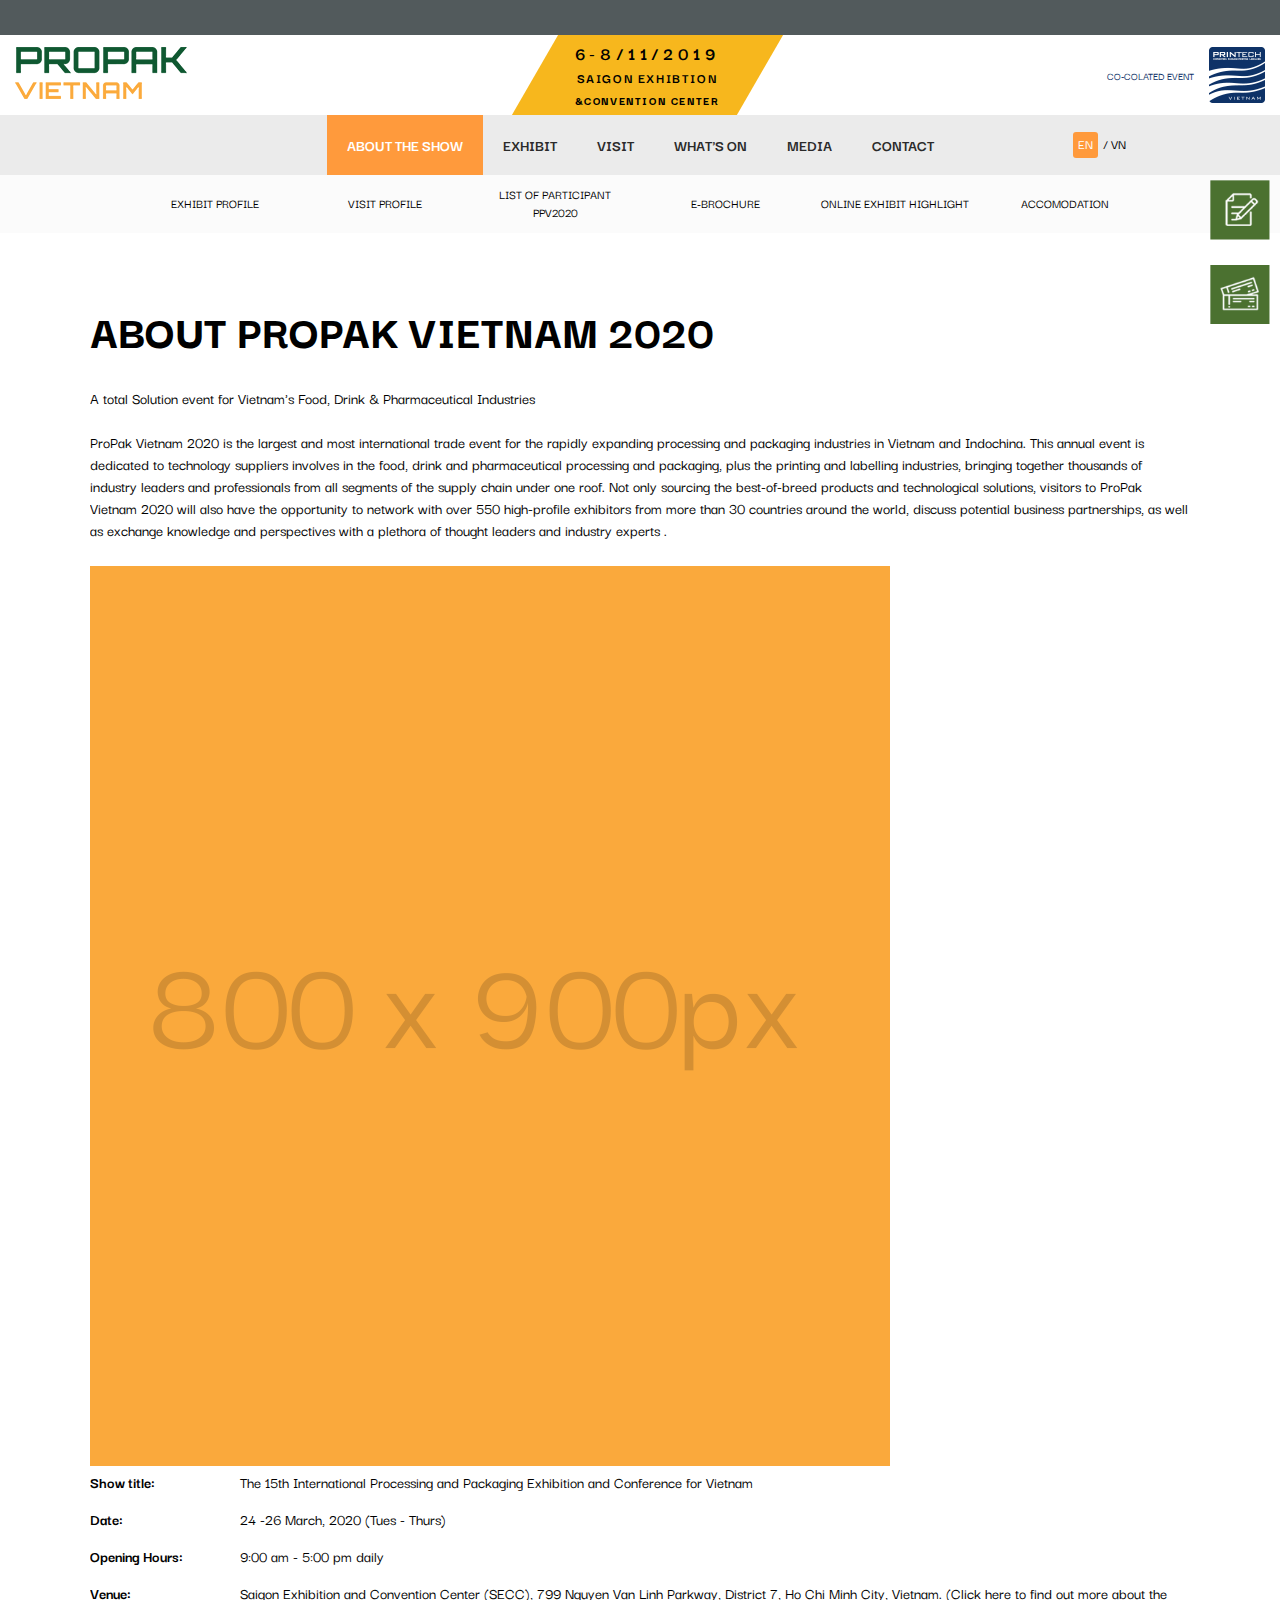
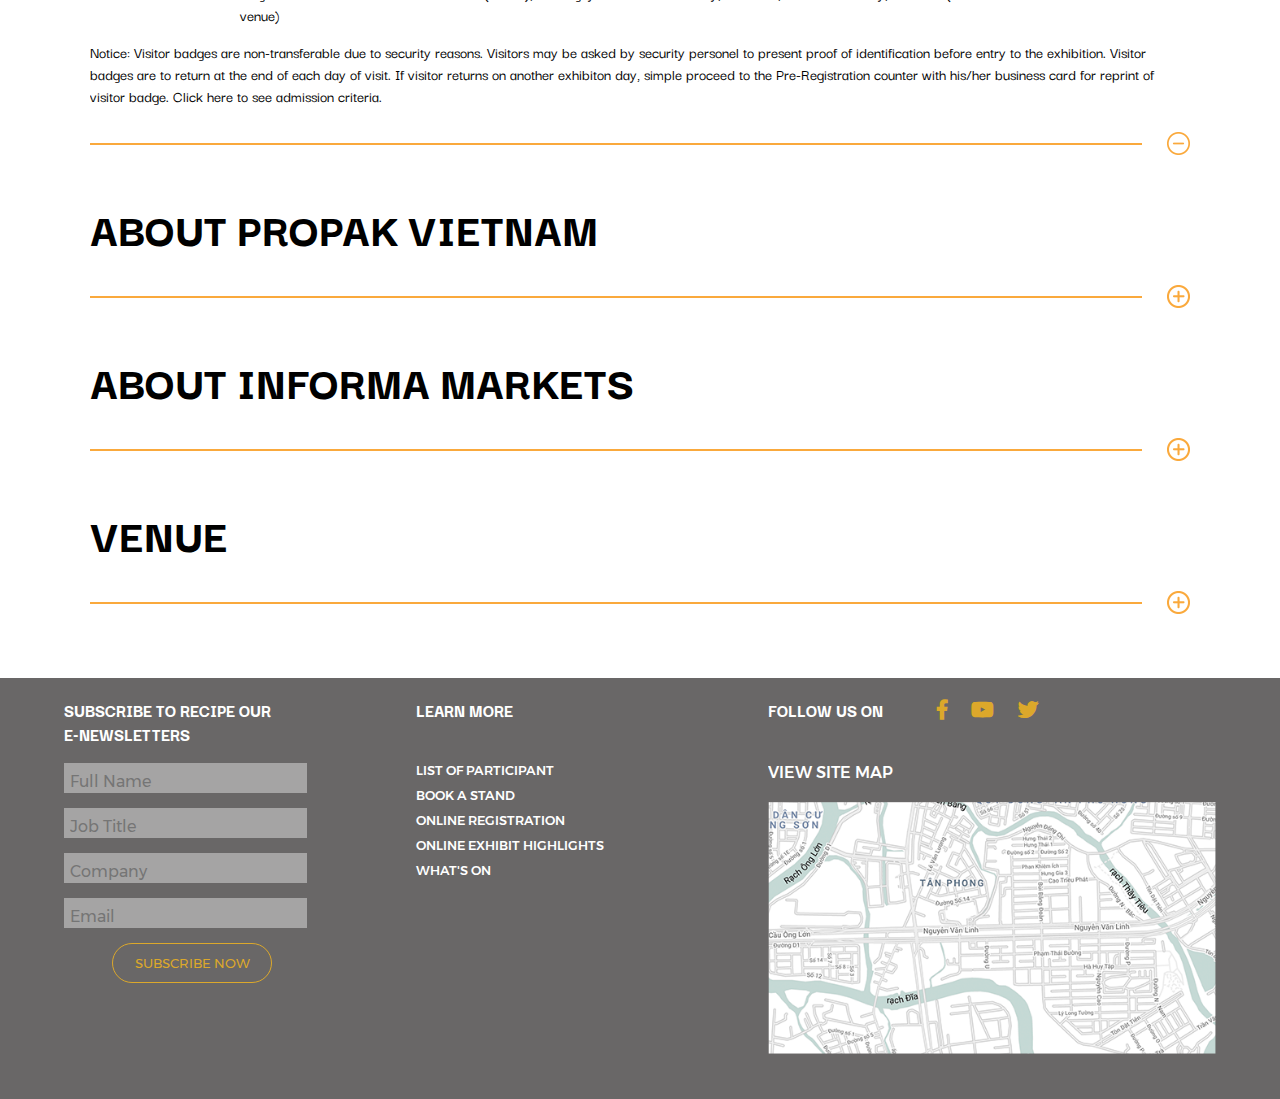
<file: about-the-show.html>
<!DOCTYPE html>
<html lang="en">

<head>
  <meta charset="UTF-8" />
  <meta name="viewport" content="width=device-width, initial-scale=1.0" />
  <meta http-equiv="X-UA-Compatible" content="ie=edge" />
  <title>PPVN Static Site</title>
  <link rel="stylesheet" href="css/font.css" />
  <link rel="stylesheet" href="css/main.css" />
  <link rel="stylesheet" href="css/about-the-show.css" />
  <link rel="stylesheet" href="css/navbar.css" />
  <link rel="stylesheet" href="css/footer.css" />
  <link rel="stylesheet" href="swiper/swiper.css" />
  <link rel="stylesheet" href="fontawesome/css/all.css" />
</head>

<body>
  <div class="fixed-icons">
    <a href="application-form.html"> <img src="images/book a stand.png" alt="" /> </a>
    <a href="application-form.html"> <img src="images/registry.png" alt="" /> </a>
  </div>
  <div id="informa_header" lang="en-US"></div>
  <header class="top-header">
    <a href="index.html" class="logo">
      <img src="images/logo.png" alt="" />
    </a>
    <div class="show-time">
      <div class="bg-overlay"></div>
      <div class="time">6-8/11/2019</div>
      <div class="name">
        <span class="top"> SAIGON EXHIBTION </span> <br />
        <span class="bottom"> &CONVENTION CENTER</span>
      </div>
    </div>
    <div class="printech">
      <div class="text">
        CO-COLATED EVENT
      </div>
      <img src="images/printech.png" alt="" />
    </div>
  </header>

  <nav class="navbar desktop-nav">
    <div class="max-width-wrapper">
      <a class="logo">
        <img src="images/logo.png" alt="" />
      </a>

      <div class="menu-trigger">
        <i class="fas fa-bars"></i>
      </div>
      <div class="language">
        <span class="en active">
          EN
        </span>
        /
        <span class="vn">
          VN
        </span>
      </div>
      <div class="nav-item-container">
        <a href="about-the-show.html">
          <span class="nav-item active">
            ABOUT THE SHOW
          </span>
        </a>
      </div>
      <div class="nav-item-container">
        <a href="exhibit.html">
          <span class="nav-item">
            EXHIBIT
          </span>
        </a>
      </div>
      <div class="nav-item-container">
        <a href="all-news-page.html">
          <span class="nav-item">
            VISIT
          </span>
        </a>
      </div>
      <div class="nav-item-container">
        <a href="what-on.html">
          <span class="nav-item">
            WHAT'S ON
          </span>
        </a>
      </div>
      <div class="nav-item-container">
        <a href="industry-news.html">
          <span class="nav-item">
            MEDIA
          </span>
        </a>
      </div>
      <div class="nav-item-container">
        <a href="application-form.html">
          <span class="nav-item">
            CONTACT
          </span>
        </a>
      </div>
    </div>
    <div class="sub-menu-container">
      <a class="sub-menu-item">
        <div>
          EXHIBIT PROFILE
        </div>
      </a>
      <a class="sub-menu-item">
        <div>
          VISIT PROFILE
        </div>
      </a>
      <a class="sub-menu-item">
        <div>
          LIST OF PARTICIPANT PPV2020
        </div>
      </a>
      <a class="sub-menu-item">
        <div>
          E-BROCHURE
        </div>
      </a>
      <a class="sub-menu-item">
        <div>
          ONLINE EXHIBIT HIGHLIGHT
        </div>
      </a>
      <a class="sub-menu-item">
        <div>
          ACCOMODATION
        </div>
      </a>
    </div>
  </nav>
  <!-- MOBILE NAV -->
  <nav class="mobile-nav">
    <div class="close-trigger">
      <i class="fas fa-times"></i>
    </div>
    <div class="nav-item-container">
      <span class="nav-item active">
        ABOUT THE SHOW
      </span>
      <div class="sub-menu-container">
        <a class="sub-menu-item">EXHIBIT PROFILE</a>
        <a class="sub-menu-item">VISIT PROFILE</a>
        <a class="sub-menu-item">LIST OF PARTICIPANT PPV2020</a>
        <a class="sub-menu-item">E-BROCHUE</a>
        <a class="sub-menu-item">ONLINE EXHIBIT HIGHLIGHT</a>
        <a class="sub-menu-item">ACCOMODATION</a>
      </div>
    </div>
    <div class="nav-item-container">
      <span class="nav-item">
        EXHIBIT
      </span>
      <div class="sub-menu-container">
        <a class="sub-menu-item">1 EXHIBIT PROFILE</a>
        <a class="sub-menu-item">VISIT PROFILE</a>
        <a class="sub-menu-item">LIST OF PARTICIPANT PPV2020</a>
        <a class="sub-menu-item">E-BROCHUE</a>
        <a class="sub-menu-item">ONLINE EXHIBIT HIGHLIGHT</a>
        <a class="sub-menu-item">ACCOMODATION</a>
      </div>
    </div>
    <div class="nav-item-container">
      <span class="nav-item" href="">
        VISIT
      </span>
      <div class="sub-menu-container">
        <a class="sub-menu-item">EXHIBIT PROFILE</a>
        <a class="sub-menu-item">VISIT PROFILE</a>
        <a class="sub-menu-item">LIST OF PARTICIPANT PPV2020</a>
        <a class="sub-menu-item">E-BROCHUE</a>
        <a class="sub-menu-item">ONLINE EXHIBIT HIGHLIGHT</a>
        <a class="sub-menu-item">ACCOMODATION</a>
      </div>
    </div>
    <div class="nav-item-container">
      <span class="nav-item" href="">
        WHAT'S ON
      </span>
      <div class="sub-menu-container">
        <a class="sub-menu-item">EXHIBIT PROFILE</a>
        <a class="sub-menu-item">VISIT PROFILE</a>
        <a class="sub-menu-item">LIST OF PARTICIPANT PPV2020</a>
        <a class="sub-menu-item">E-BROCHUE</a>
        <a class="sub-menu-item">ONLINE EXHIBIT HIGHLIGHT</a>
        <a class="sub-menu-item">ACCOMODATION</a>
      </div>
    </div>
    <div class="nav-item-container">
      <span class="nav-item" href="">
        MEDIA
      </span>
      <div class="sub-menu-container">
        <a class="sub-menu-item">EXHIBIT PROFILE</a>
        <a class="sub-menu-item">VISIT PROFILE</a>
        <a class="sub-menu-item">LIST OF PARTICIPANT PPV2020</a>
        <a class="sub-menu-item">E-BROCHUE</a>
        <a class="sub-menu-item">ONLINE EXHIBIT HIGHLIGHT</a>
        <a class="sub-menu-item">ACCOMODATION</a>
      </div>
    </div>
    <div class="nav-item-container">
      <span class="nav-item" href="">
        CONTACT
      </span>
      <div class="sub-menu-container">
        <a class="sub-menu-item">EXHIBIT PROFILE</a>
        <a class="sub-menu-item">VISIT PROFILE</a>
        <a class="sub-menu-item">LIST OF PARTICIPANT PPV2020</a>
        <a class="sub-menu-item">E-BROCHUE</a>
        <a class="sub-menu-item">ONLINE EXHIBIT HIGHLIGHT</a>
        <a class="sub-menu-item">ACCOMODATION</a>
      </div>
    </div>
  </nav>
  <div class="content-wrapper">
    <section class="section-container">
      <div class="max-width-wrapper">
        <article class="article-container article-1">
          <div class="header">
            ABOUT PROPAK VIETNAM 2020
          </div>
          <div class="content" data-collapsed="false">
            <div class="text">
              A total Solution event for Vietnam's Food, Drink &
              Pharmaceutical Industries
              <br />
              <br />
              ProPak Vietnam 2020 is the largest and most international trade
              event for the rapidly expanding processing and packaging
              industries in Vietnam and Indochina. This annual event is
              dedicated to technology suppliers involves in the food, drink
              and pharmaceutical processing and packaging, plus the printing
              and labelling industries, bringing together thousands of
              industry leaders and professionals from all segments of the
              supply chain under one roof. Not only sourcing the best-of-breed
              products and technological solutions, visitors to ProPak Vietnam
              2020 will also have the opportunity to network with over 550
              high-profile exhibitors from more than 30 countries around the
              world, discuss potential business partnerships, as well as
              exchange knowledge and perspectives with a plethora of thought
              leaders and industry experts .
            </div>
            <div class="banner">
              <img src="images/aboutTheShow/900X800pixel .png" alt="" />
            </div>
            <div class="text">
              <div class="row">
                <div class="left-col">Show title:</div>
                <div class="righ-col">
                  The 15th International Processing and Packaging Exhibition
                  and Conference for Vietnam
                </div>
              </div>
              <div class="row">
                <div class="left-col">Date:</div>
                <div class="righ-col">24 -26 March, 2020 (Tues - Thurs)</div>
              </div>
              <div class="row">
                <div class="left-col">Opening Hours:</div>
                <div class="righ-col">9:00 am - 5:00 pm daily</div>
              </div>
              <div class="row">
                <div class="left-col">Venue:</div>
                <div class="righ-col">
                  Saigon Exhibition and Convention Center (SECC), 799 Nguyen
                  Van Linh Parkway, District 7, Ho Chi Minh City, Vietnam.
                  (Click here to find out more about the venue)
                </div>
              </div>
              <div class="text">
                Notice: Visitor badges are non-transferable due to security
                reasons. Visitors may be asked by security personel to present
                proof of identification before entry to the exhibition.
                Visitor badges are to return at the end of each day of visit.
                If visitor returns on another exhibiton day, simple proceed to
                the Pre-Registration counter with his/her business card for
                reprint of visitor badge. Click here to see admission
                criteria.
              </div>
            </div>
          </div>
          <div class="trigger">
            <div class="liner"></div>
            <img src="images/aboutTheShow/closeIcon.png" alt="" />
          </div>
        </article>
        <article class="article-container article-2">
          <div class="header">
            ABOUT PROPAK VIETNAM
          </div>
          <div class="content" data-collapsed="true">
            <div class="text">
              A total Solution event for Vietnam's Food, Drink &
              Pharmaceutical Industries
              <br />
              <br />
              ProPak Vietnam 2020 is the largest and most international trade
              event for the rapidly expanding processing and packaging
              industries in Vietnam and Indochina. This annual event is
              dedicated to technology suppliers involves in the food, drink
              and pharmaceutical processing and packaging, plus the printing
              and labelling industries, bringing together thousands of
              industry leaders and professionals from all segments of the
              supply chain under one roof. Not only sourcing the best-of-breed
              products and technological solutions, visitors to ProPak Vietnam
              2020 will also have the opportunity to network with over 550
              high-profile exhibitors from more than 30 countries around the
              world, discuss potential business partnerships, as well as
              exchange knowledge and perspectives with a plethora of thought
              leaders and industry experts .
            </div>
            <div class="banner">
              <img src="images/aboutTheShow/900X800pixel .png" alt="" />
            </div>
            <div class="text">
              <div class="row">
                <div class="left-col">Show title:</div>
                <div class="righ-col">
                  The 15th International Processing and Packaging Exhibition
                  and Conference for Vietnam
                </div>
              </div>
              <div class="row">
                <div class="left-col">Date:</div>
                <div class="righ-col">24 -26 March, 2020 (Tues - Thurs)</div>
              </div>
              <div class="row">
                <div class="left-col">Opening Hours:</div>
                <div class="righ-col">9:00 am - 5:00 pm daily</div>
              </div>
              <div class="row">
                <div class="left-col">Venue:</div>
                <div class="righ-col">
                  Saigon Exhibition and Convention Center (SECC), 799 Nguyen
                  Van Linh Parkway, District 7, Ho Chi Minh City, Vietnam.
                  (Click here to find out more about the venue)
                </div>
              </div>
              <div class="text">
                Notice: Visitor badges are non-transferable due to security
                reasons. Visitors may be asked by security personel to present
                proof of identification before entry to the exhibition.
                Visitor badges are to return at the end of each day of visit.
                If visitor returns on another exhibiton day, simple proceed to
                the Pre-Registration counter with his/her business card for
                reprint of visitor badge. Click here to see admission
                criteria.
              </div>
            </div>
          </div>
          <div class="trigger">
            <div class="liner"></div>
            <img src="images/aboutTheShow/openIcon.png" alt="" />
          </div>
        </article>
        <article class="article-container article-3">
          <div class="header">
            ABOUT INFORMA MARKETS
          </div>
          <div class="content" data-collapsed="true">
            <div class="text">
              A total Solution event for Vietnam's Food, Drink &
              Pharmaceutical Industries
              <br />
              <br />
              ProPak Vietnam 2020 is the largest and most international trade
              event for the rapidly expanding processing and packaging
              industries in Vietnam and Indochina. This annual event is
              dedicated to technology suppliers involves in the food, drink
              and pharmaceutical processing and packaging, plus the printing
              and labelling industries, bringing together thousands of
              industry leaders and professionals from all segments of the
              supply chain under one roof. Not only sourcing the best-of-breed
              products and technological solutions, visitors to ProPak Vietnam
              2020 will also have the opportunity to network with over 550
              high-profile exhibitors from more than 30 countries around the
              world, discuss potential business partnerships, as well as
              exchange knowledge and perspectives with a plethora of thought
              leaders and industry experts .
            </div>
            <div class="banner">
              <img src="images/aboutTheShow/900X800pixel .png" alt="" />
            </div>
            <div class="text">
              <div class="row">
                <div class="left-col">Show title:</div>
                <div class="righ-col">
                  The 15th International Processing and Packaging Exhibition
                  and Conference for Vietnam
                </div>
              </div>
              <div class="row">
                <div class="left-col">Date:</div>
                <div class="righ-col">24 -26 March, 2020 (Tues - Thurs)</div>
              </div>
              <div class="row">
                <div class="left-col">Opening Hours:</div>
                <div class="righ-col">9:00 am - 5:00 pm daily</div>
              </div>
              <div class="row">
                <div class="left-col">Venue:</div>
                <div class="righ-col">
                  Saigon Exhibition and Convention Center (SECC), 799 Nguyen
                  Van Linh Parkway, District 7, Ho Chi Minh City, Vietnam.
                  (Click here to find out more about the venue)
                </div>
              </div>
              <div class="text">
                Notice: Visitor badges are non-transferable due to security
                reasons. Visitors may be asked by security personel to present
                proof of identification before entry to the exhibition.
                Visitor badges are to return at the end of each day of visit.
                If visitor returns on another exhibiton day, simple proceed to
                the Pre-Registration counter with his/her business card for
                reprint of visitor badge. Click here to see admission
                criteria.
              </div>
            </div>
          </div>
          <div class="trigger">
            <div class="liner"></div>
            <img src="images/aboutTheShow/openIcon.png" alt="" />
          </div>
        </article>
        <article class="article-container article-4">
          <div class="header">
            VENUE
          </div>
          <div class="content" data-collapsed="true">
            <div class="text">
              A total Solution event for Vietnam's Food, Drink &
              Pharmaceutical Industries
              <br />
              <br />
              ProPak Vietnam 2020 is the largest and most international trade
              event for the rapidly expanding processing and packaging
              industries in Vietnam and Indochina. This annual event is
              dedicated to technology suppliers involves in the food, drink
              and pharmaceutical processing and packaging, plus the printing
              and labelling industries, bringing together thousands of
              industry leaders and professionals from all segments of the
              supply chain under one roof. Not only sourcing the best-of-breed
              products and technological solutions, visitors to ProPak Vietnam
              2020 will also have the opportunity to network with over 550
              high-profile exhibitors from more than 30 countries around the
              world, discuss potential business partnerships, as well as
              exchange knowledge and perspectives with a plethora of thought
              leaders and industry experts .
            </div>
            <div class="banner">
              <img src="images/aboutTheShow/900X800pixel .png" alt="" />
            </div>
            <div class="text">
              <div class="row">
                <div class="left-col">Show title:</div>
                <div class="righ-col">
                  The 15th International Processing and Packaging Exhibition
                  and Conference for Vietnam
                </div>
              </div>
              <div class="row">
                <div class="left-col">Date:</div>
                <div class="righ-col">24 -26 March, 2020 (Tues - Thurs)</div>
              </div>
              <div class="row">
                <div class="left-col">Opening Hours:</div>
                <div class="righ-col">9:00 am - 5:00 pm daily</div>
              </div>
              <div class="row">
                <div class="left-col">Venue:</div>
                <div class="righ-col">
                  Saigon Exhibition and Convention Center (SECC), 799 Nguyen
                  Van Linh Parkway, District 7, Ho Chi Minh City, Vietnam.
                  (Click here to find out more about the venue)
                </div>
              </div>
              <div class="text">
                Notice: Visitor badges are non-transferable due to security
                reasons. Visitors may be asked by security personel to present
                proof of identification before entry to the exhibition.
                Visitor badges are to return at the end of each day of visit.
                If visitor returns on another exhibiton day, simple proceed to
                the Pre-Registration counter with his/her business card for
                reprint of visitor badge. Click here to see admission
                criteria.
              </div>
            </div>
          </div>
          <div class="trigger">
            <div class="liner"></div>
            <img src="images/aboutTheShow/openIcon.png" alt="" />
          </div>
        </article>
      </div>
    </section>
  </div>
  <footer class="in-site-footer">
    <div class="top-footer">
      <div class="col col-1">
        <div class="header-text">SUBSCRIBE TO RECIPE OUR <br> E-NEWSLETTERS</div>
        <input type="text" placeholder="Full Name" />
        <input type="text" placeholder="Job Title" />
        <input type="text" placeholder="Company" />
        <input type="text" placeholder="Email" />
        <button type="submit">SUBSCRIBE NOW</button>
      </div>
      <div class="col col-2">
        <div class="header-text">LEARN MORE</div>
        <a href="">LIST OF PARTICIPANT</a>
        <a href="">BOOK A STAND</a>
        <a href="">ONLINE REGISTRATION</a>
        <a href="">ONLINE EXHIBIT HIGHLIGHTS</a>
        <a href="">WHAT'S ON</a>
      </div>
      <div class="col col-3">
        <div class="header-text">
          FOLLOW US ON
          <span class="socials">
            <i class="fab fa-facebook-f"></i>
            <i class="fab fa-youtube"></i>
            <i class="fab fa-twitter"></i>
          </span>
        </div>
        <div class="map-header">
          VIEW SITE MAP
        </div>
        <div class="site-map">
          <a href="">
            <img src="images/footer/sitemap.png" alt="" />
          </a>
        </div>
      </div>
    </div>
  </footer>
  <div id="informa_footer" lang="en-US" ppLink="HK"></div>
</body>
<script src="https://code.jquery.com/jquery-3.4.1.min.js"
  integrity="sha256-CSXorXvZcTkaix6Yvo6HppcZGetbYMGWSFlBw8HfCJo=" crossorigin="anonymous"></script>
<script src="swiper/swiper.min.js"></script>
<script src="js/main.js"></script>
<script src="js/aboutTheShow.js"></script>
<script src="//event-site.informamarkets-info.com/informa/contentscript.js"></script>

</html>
</file>
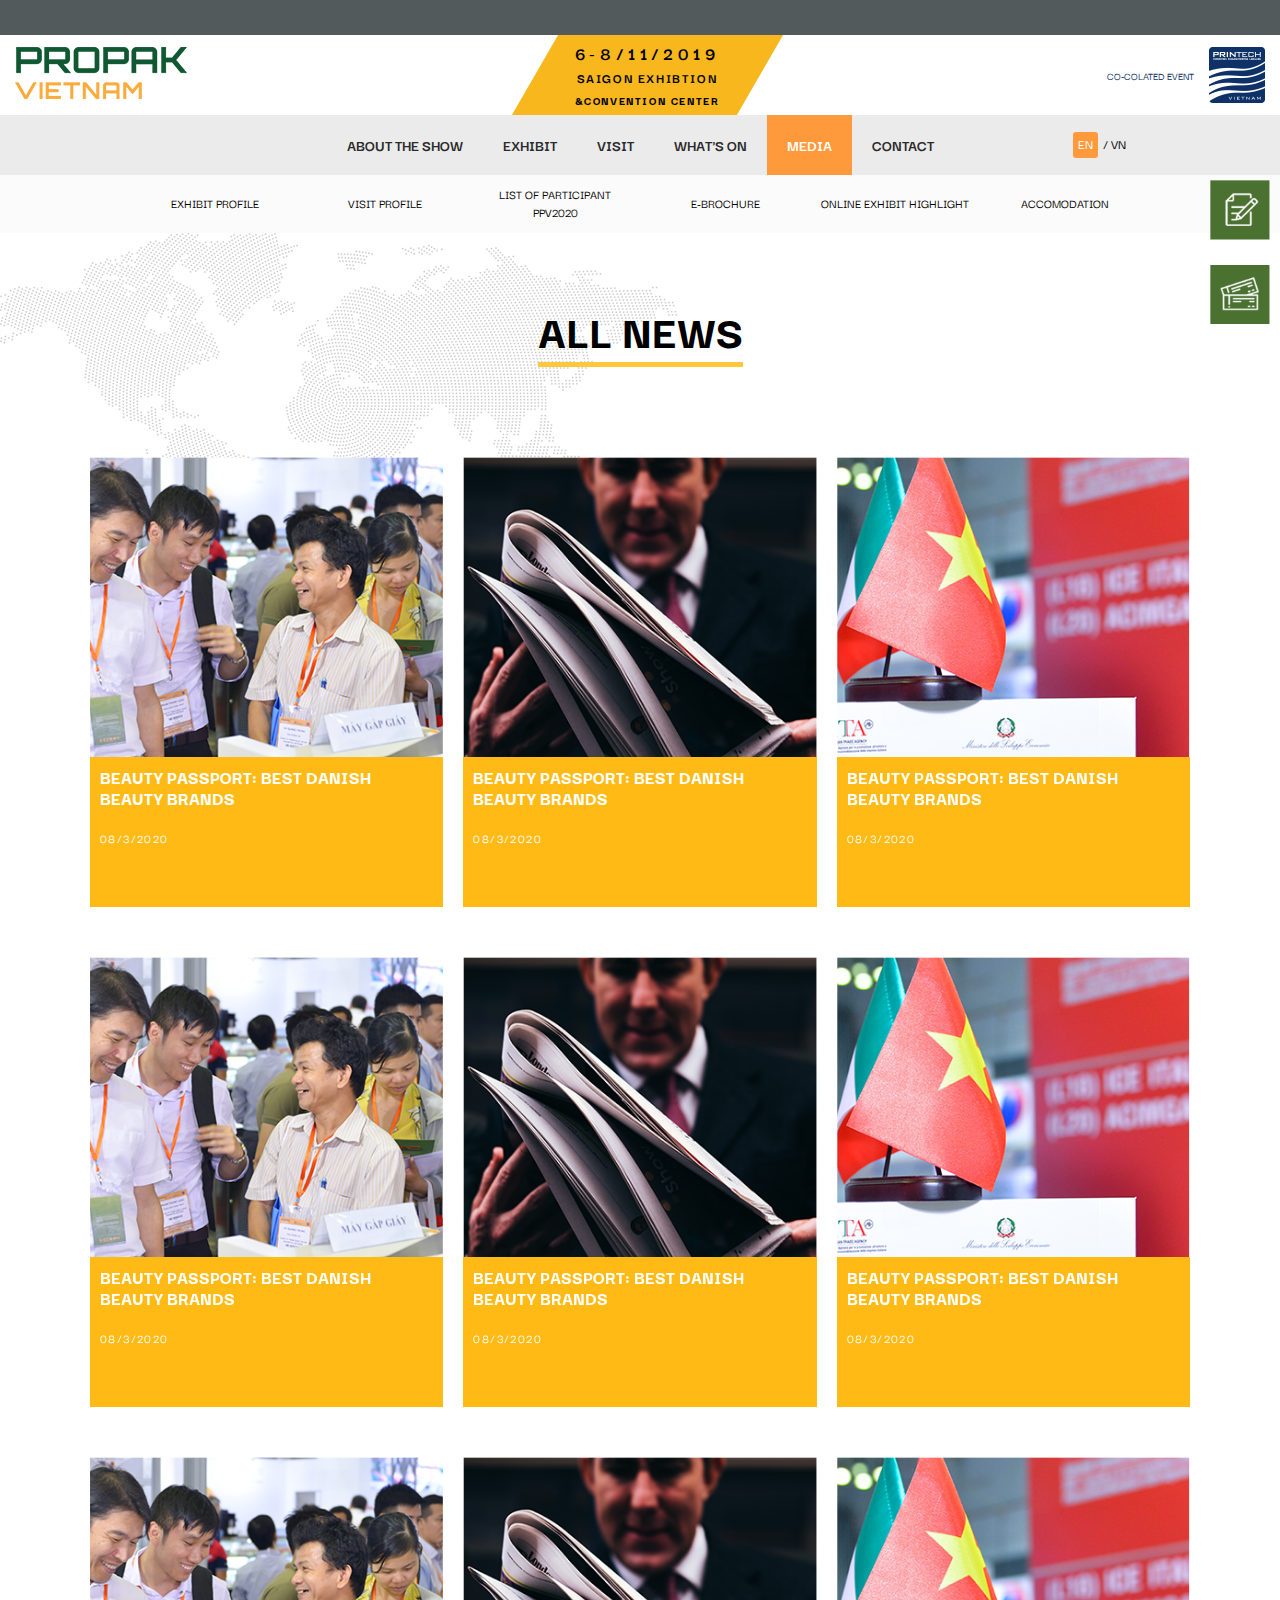
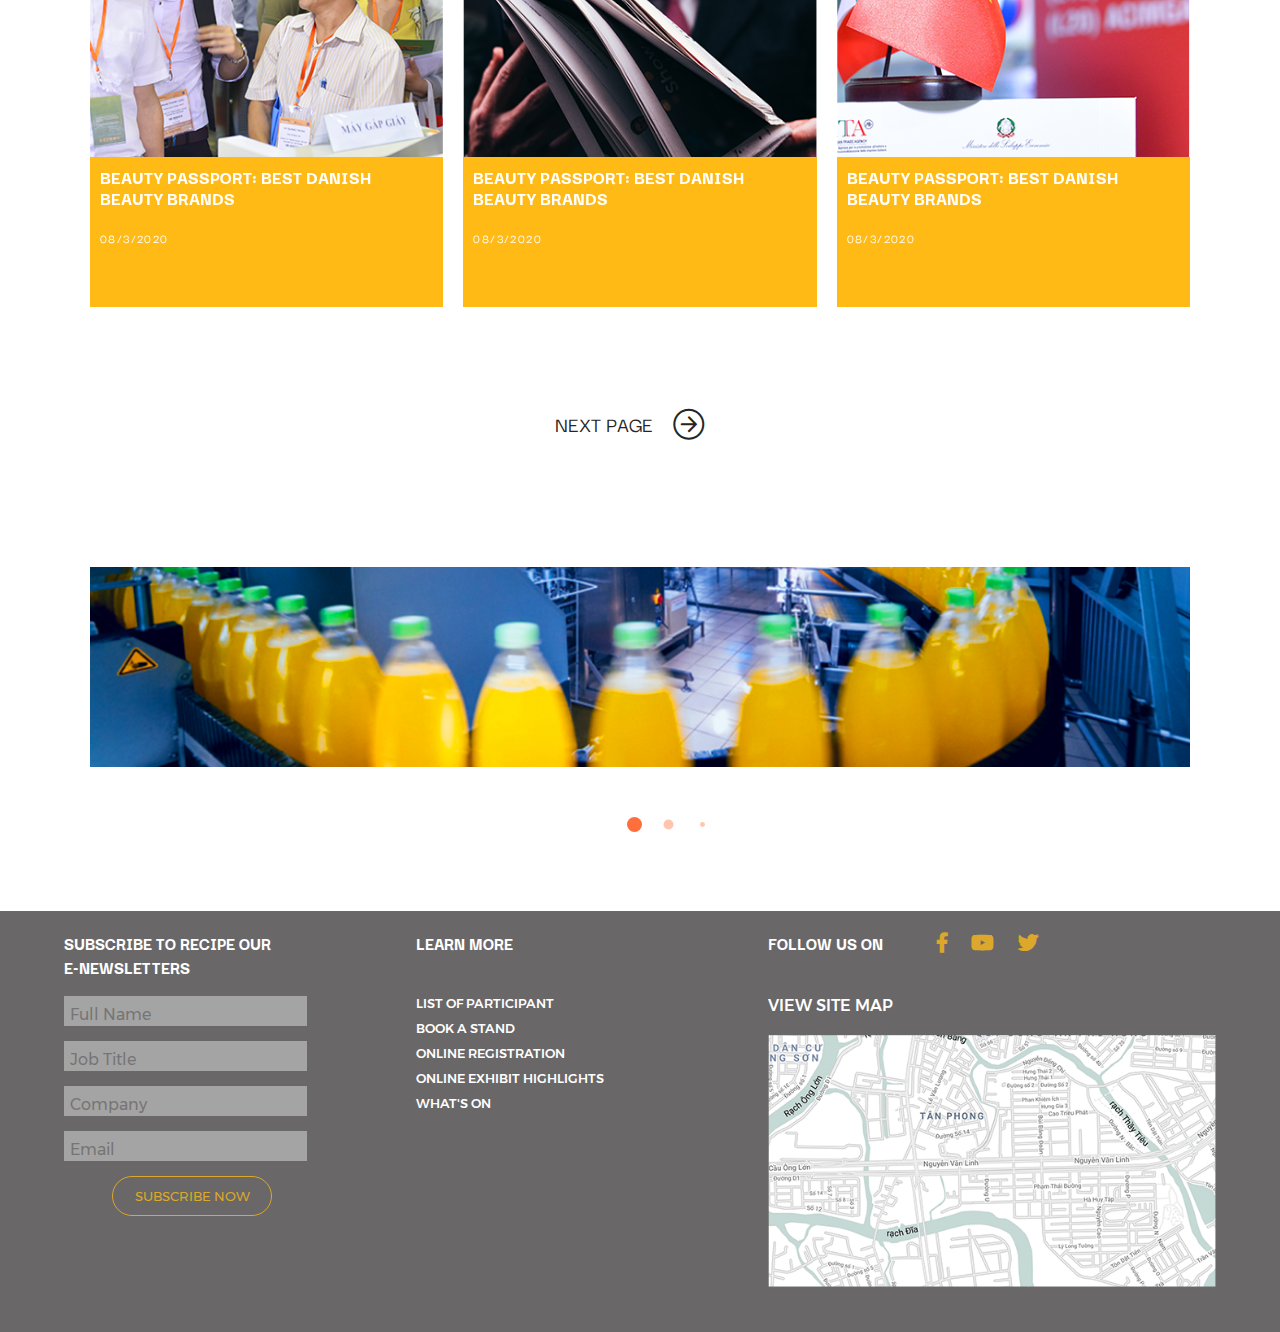
<file: all-news-page.html>
<!DOCTYPE html>
<html lang="en">

<head>
    <meta charset="UTF-8">
    <meta name="viewport" content="width=device-width, initial-scale=1.0">
    <meta http-equiv="X-UA-Compatible" content="ie=edge">
    <title>PPVN Static Site</title>
    <link rel="stylesheet" href="css/font.css" />
    <link rel="stylesheet" href="css/main.css" />
    <link rel="stylesheet" href="css/navbar.css" />
    <link rel="stylesheet" href="css/footer.css" />
    <link rel="stylesheet" href="css/homepage.css">
    <link rel="stylesheet" href="css/homepage-responsive.css">
    <link rel="stylesheet" href="css/all-news.css">
    <link rel="stylesheet" href="swiper/swiper.css" />
    <link rel="stylesheet" href="fontawesome/css/all.css" />
</head>

<body>
    <div class="fixed-icons">
        <a href="application-form.html"> <img src="images/book a stand.png" alt="" /> </a>
        <a href="application-form.html"> <img src="images/registry.png" alt="" /> </a>
    </div>
    <!-- DESKTOP HEADER & NAV -->
    <div id="informa_header" lang="en-US"></div>
    <header class="top-header">
        <a href="index.html" class="logo">
            <img src="images/logo.png" alt="" />
        </a>
        <div class="show-time">
            <div class="bg-overlay"></div>
            <div class="time">6-8/11/2019</div>
            <div class="name">
                <span class="top"> SAIGON EXHIBTION </span> <br />
                <span class="bottom"> &CONVENTION CENTER</span>
            </div>
        </div>
        <div class="printech">
            <div class="text">
                CO-COLATED EVENT
            </div>
            <img src="images/printech.png" alt="" />
        </div>
    </header>

    <nav class="navbar desktop-nav">
        <div class="max-width-wrapper">
            <a class="logo">
                <img src="images/logo.png" alt="" />
            </a>

            <div class="menu-trigger">
                <i class="fas fa-bars"></i>
            </div>
            <div class="language">
                <span class="en active">
                    EN
                </span>
                /
                <span class="vn">
                    VN
                </span>
            </div>

            <div class="nav-item-container">
                <a href="about-the-show.html">
                    <span class="nav-item">
                        ABOUT THE SHOW
                    </span>
                </a>
            </div>
            <div class="nav-item-container">
                <a href="exhibit.html">
                    <span class="nav-item">
                        EXHIBIT
                    </span>
                </a>
            </div>
            <div class="nav-item-container">
                <a href="all-news-page.html">
                    <span class="nav-item">
                        VISIT
                    </span>
                </a>
            </div>
            <div class="nav-item-container">
                <a href="what-on.html">
                    <span class="nav-item">
                        WHAT'S ON
                    </span>
                </a>
            </div>
            <div class="nav-item-container">
                <a href="industry-news.html">
                    <span class="nav-item active">
                        MEDIA
                    </span>
                </a>
            </div>
            <div class="nav-item-container">
                <a href="application-form.html">
                    <span class="nav-item">
                        CONTACT
                    </span>
                </a>
            </div>
        </div>
        <div class="sub-menu-container">
            <a class="sub-menu-item">
                <div>
                    EXHIBIT PROFILE
                </div>
            </a>
            <a class="sub-menu-item">
                <div>
                    VISIT PROFILE
                </div>
            </a>
            <a class="sub-menu-item">
                <div>
                    LIST OF PARTICIPANT PPV2020
                </div>
            </a>
            <a class="sub-menu-item">
                <div>
                    E-BROCHURE
                </div>
            </a>
            <a class="sub-menu-item">
                <div>
                    ONLINE EXHIBIT HIGHLIGHT
                </div>
            </a>
            <a class="sub-menu-item">
                <div>
                    ACCOMODATION
                </div>
            </a>
        </div>
    </nav>
    <!-- MOBILE NAV -->
    <nav class="mobile-nav">
        <div class="close-trigger">
            <i class="fas fa-times"></i>
        </div>
        <div class="nav-item-container">
            <span class="nav-item">
                ABOUT THE SHOW
            </span>
            <div class="sub-menu-container">
                <a class="sub-menu-item">EXHIBIT PROFILE</a>
                <a class="sub-menu-item">VISIT PROFILE</a>
                <a class="sub-menu-item">LIST OF PARTICIPANT PPV2020</a>
                <a class="sub-menu-item">E-BROCHUE</a>
                <a class="sub-menu-item">ONLINE EXHIBIT HIGHLIGHT</a>
                <a class="sub-menu-item">ACCOMODATION</a>
            </div>
        </div>
        <div class="nav-item-container">
            <span class="nav-item">
                EXHIBIT
            </span>
            <div class="sub-menu-container">
                <a class="sub-menu-item">1 EXHIBIT PROFILE</a>
                <a class="sub-menu-item">VISIT PROFILE</a>
                <a class="sub-menu-item">LIST OF PARTICIPANT PPV2020</a>
                <a class="sub-menu-item">E-BROCHUE</a>
                <a class="sub-menu-item">ONLINE EXHIBIT HIGHLIGHT</a>
                <a class="sub-menu-item">ACCOMODATION</a>
            </div>
        </div>
        <div class="nav-item-container">
            <span class="nav-item" href="">
                VISIT
            </span>
            <div class="sub-menu-container">
                <a class="sub-menu-item">EXHIBIT PROFILE</a>
                <a class="sub-menu-item">VISIT PROFILE</a>
                <a class="sub-menu-item">LIST OF PARTICIPANT PPV2020</a>
                <a class="sub-menu-item">E-BROCHUE</a>
                <a class="sub-menu-item">ONLINE EXHIBIT HIGHLIGHT</a>
                <a class="sub-menu-item">ACCOMODATION</a>
            </div>
        </div>
        <div class="nav-item-container">
            <span class="nav-item" href="">
                WHAT'S ON
            </span>
            <div class="sub-menu-container">
                <a class="sub-menu-item">EXHIBIT PROFILE</a>
                <a class="sub-menu-item">VISIT PROFILE</a>
                <a class="sub-menu-item">LIST OF PARTICIPANT PPV2020</a>
                <a class="sub-menu-item">E-BROCHUE</a>
                <a class="sub-menu-item">ONLINE EXHIBIT HIGHLIGHT</a>
                <a class="sub-menu-item">ACCOMODATION</a>
            </div>
        </div>
        <div class="nav-item-container">
            <span class="nav-item" href="">
                MEDIA
            </span>
            <div class="sub-menu-container">
                <a class="sub-menu-item">EXHIBIT PROFILE</a>
                <a class="sub-menu-item">VISIT PROFILE</a>
                <a class="sub-menu-item">LIST OF PARTICIPANT PPV2020</a>
                <a class="sub-menu-item">E-BROCHUE</a>
                <a class="sub-menu-item">ONLINE EXHIBIT HIGHLIGHT</a>
                <a class="sub-menu-item">ACCOMODATION</a>
            </div>
        </div>
        <div class="nav-item-container">
            <span class="nav-item" href="">
                CONTACT
            </span>
            <div class="sub-menu-container">
                <a class="sub-menu-item">EXHIBIT PROFILE</a>
                <a class="sub-menu-item">VISIT PROFILE</a>
                <a class="sub-menu-item">LIST OF PARTICIPANT PPV2020</a>
                <a class="sub-menu-item">E-BROCHUE</a>
                <a class="sub-menu-item">ONLINE EXHIBIT HIGHLIGHT</a>
                <a class="sub-menu-item">ACCOMODATION</a>
            </div>
        </div>
    </nav>
    <!-- MAIN CONTENT -->
    <div class="content-wrapper">
        <section class="section-container all-news">
            <div class="max-width-wrapper">
                <div class="industry-news-header">
                    <div>ALL NEWS</div>
                </div>
                <div class="swiper-container">
                    <div class="swiper-wrapper">
                        <div class="swiper-slide">
                            <div class="card">
                                <a href="new-in-detail.html" class="image-container">
                                    <img class="image" src="images/allNews/pt1.png" alt="" />
                                    <div class="description">
                                        <div class="header">
                                            BEAUTY PASSPORT: BEST DANISH BEAUTY BRANDS
                                        </div>
                                        <a class="readmore" href="">
                                            <div class="date">08/3/2020</div>
                                            <!-- <i class="fal fa-arrow-circle-right"></i> -->
                                        </a>
                                    </div>
                                </a>
                            </div>
                        </div>
                        <div class="swiper-slide">
                            <div class="card">
                                <a href="new-in-detail.html" class="image-container">
                                    <img class="image" src="images/allNews/pt1.png" alt="" />
                                    <div class="description">
                                        <div class="header">
                                            BEAUTY PASSPORT: BEST DANISH BEAUTY BRANDS
                                        </div>
                                        <a class="readmore" href="">
                                            <div class="date">08/3/2020</div>
                                            <!-- <i class="fal fa-arrow-circle-right"></i> -->
                                        </a>
                                    </div>
                                </a>
                            </div>
                        </div>
                        <div class="swiper-slide">
                            <div class="card">
                                <a href="new-in-detail.html" class="image-container">
                                    <img class="image" src="images/allNews/pt1.png" alt="" />
                                    <div class="description">
                                        <div class="header">
                                            BEAUTY PASSPORT: BEST DANISH BEAUTY BRANDS
                                        </div>
                                        <a class="readmore" href="">
                                            <div class="date">08/3/2020</div>
                                            <!-- <i class="fal fa-arrow-circle-right"></i> -->
                                        </a>
                                    </div>
                                </a>
                            </div>
                        </div>
                        <div class="swiper-slide">
                            <div class="card">
                                <a href="new-in-detail.html" class="image-container">
                                    <img class="image" src="images/allNews/pt2.png" alt="" />
                                    <div class="description">
                                        <div class="header">
                                            BEAUTY PASSPORT: BEST DANISH BEAUTY BRANDS
                                        </div>
                                        <a class="readmore" href="">
                                            <div class="date">08/3/2020</div>
                                            <!-- <i class="fal fa-arrow-circle-right"></i> -->
                                        </a>
                                    </div>
                                </a>
                            </div>
                        </div>
                        <div class="swiper-slide">
                            <div class="card">
                                <a href="new-in-detail.html" class="image-container">
                                    <img class="image" src="images/allNews/pt2.png" alt="" />
                                    <div class="description">
                                        <div class="header">
                                            BEAUTY PASSPORT: BEST DANISH BEAUTY BRANDS
                                        </div>
                                        <a class="readmore" href="">
                                            <div class="date">08/3/2020</div>
                                            <!-- <i class="fal fa-arrow-circle-right"></i> -->
                                        </a>
                                    </div>
                                </a>
                            </div>
                        </div>
                        <div class="swiper-slide">
                            <div class="card">
                                <a href="new-in-detail.html" class="image-container">
                                    <img class="image" src="images/allNews/pt2.png" alt="" />
                                    <div class="description">
                                        <div class="header">
                                            BEAUTY PASSPORT: BEST DANISH BEAUTY BRANDS
                                        </div>
                                        <a class="readmore" href="">
                                            <div class="date">08/3/2020</div>
                                            <!-- <i class="fal fa-arrow-circle-right"></i> -->
                                        </a>
                                    </div>
                                </a>
                            </div>
                        </div>
                        <div class="swiper-slide">
                            <div class="card">
                                <a href="new-in-detail.html" class="image-container">
                                    <img class="image" src="images/allNews/pt3.png" alt="" />
                                    <div class="description">
                                        <div class="header">
                                            BEAUTY PASSPORT: BEST DANISH BEAUTY BRANDS
                                        </div>
                                        <a class="readmore" href="">
                                            <div class="date">08/3/2020</div>
                                            <!-- <i class="fal fa-arrow-circle-right"></i> -->
                                        </a>
                                    </div>
                                </a>
                            </div>
                        </div>
                        <div class="swiper-slide">
                            <div class="card">
                                <a href="new-in-detail.html" class="image-container">
                                    <img class="image" src="images/allNews/pt3.png" alt="" />
                                    <div class="description">
                                        <div class="header">
                                            BEAUTY PASSPORT: BEST DANISH BEAUTY BRANDS
                                        </div>
                                        <a class="readmore" href="">
                                            <div class="date">08/3/2020</div>
                                            <!-- <i class="fal fa-arrow-circle-right"></i> -->
                                        </a>
                                    </div>
                                </a>
                            </div>
                        </div>
                        <div class="swiper-slide">
                            <div class="card">

                                <a href="new-in-detail.html" class="image-container">
                                    <img class="image" src="images/allNews/pt3.png" alt="" />
                                    <div class="description">
                                        <div class="header">
                                            BEAUTY PASSPORT: BEST DANISH BEAUTY BRANDS
                                        </div>
                                        <a class="readmore" href="">
                                            <div class="date">08/3/2020</div>
                                            <!-- <i class="fal fa-arrow-circle-right"></i> -->
                                        </a>
                                    </div>
                                </a>
                            </div>
                        </div>
                        <div class="swiper-slide">
                            <div class="card">
                                <a href="new-in-detail.html" class="image-container">
                                    <img class="image" src="images/allNews/pt1.png" alt="" />
                                    <div class="description">
                                        <div class="header">
                                            BEAUTY PASSPORT: BEST DANISH BEAUTY BRANDS
                                        </div>
                                        <a class="readmore" href="">
                                            <div class="date">08/3/2020</div>
                                            <!-- <i class="fal fa-arrow-circle-right"></i> -->
                                        </a>
                                    </div>
                                </a>
                            </div>
                        </div>
                        <div class="swiper-slide">
                            <div class="card">
                                <a href="new-in-detail.html" class="image-container">
                                    <img class="image" src="images/allNews/pt1.png" alt="" />
                                    <div class="description">
                                        <div class="header">
                                            BEAUTY PASSPORT: BEST DANISH BEAUTY BRANDS
                                        </div>
                                        <a class="readmore" href="">
                                            <div class="date">08/3/2020</div>
                                            <!-- <i class="fal fa-arrow-circle-right"></i> -->
                                        </a>
                                    </div>
                                </a>
                            </div>
                        </div>
                        <div class="swiper-slide">
                            <div class="card">
                                <a href="new-in-detail.html" class="image-container">
                                    <img class="image" src="images/allNews/pt1.png" alt="" />
                                    <div class="description">
                                        <div class="header">
                                            BEAUTY PASSPORT: BEST DANISH BEAUTY BRANDS
                                        </div>
                                        <a class="readmore" href="">
                                            <div class="date">08/3/2020</div>
                                            <!-- <i class="fal fa-arrow-circle-right"></i> -->
                                        </a>
                                    </div>
                                </a>
                            </div>
                        </div>
                        <div class="swiper-slide">
                            <div class="card">
                                <a href="new-in-detail.html" class="image-container">
                                    <img class="image" src="images/allNews/pt2.png" alt="" />
                                    <div class="description">
                                        <div class="header">
                                            BEAUTY PASSPORT: BEST DANISH BEAUTY BRANDS
                                        </div>
                                        <a class="readmore" href="">
                                            <div class="date">08/3/2020</div>
                                            <!-- <i class="fal fa-arrow-circle-right"></i> -->
                                        </a>
                                    </div>
                                </a>
                            </div>
                        </div>
                        <div class="swiper-slide">
                            <div class="card">
                                <a href="new-in-detail.html" class="image-container">
                                    <img class="image" src="images/allNews/pt2.png" alt="" />
                                    <div class="description">
                                        <div class="header">
                                            BEAUTY PASSPORT: BEST DANISH BEAUTY BRANDS
                                        </div>
                                        <a class="readmore" href="">
                                            <div class="date">08/3/2020</div>
                                            <!-- <i class="fal fa-arrow-circle-right"></i> -->
                                        </a>
                                    </div>
                                </a>
                            </div>
                        </div>
                        <div class="swiper-slide">
                            <div class="card">
                                <a href="new-in-detail.html" class="image-container">
                                    <img class="image" src="images/allNews/pt2.png" alt="" />
                                    <div class="description">
                                        <div class="header">
                                            BEAUTY PASSPORT: BEST DANISH BEAUTY BRANDS
                                        </div>
                                        <a class="readmore" href="">
                                            <div class="date">08/3/2020</div>
                                            <!-- <i class="fal fa-arrow-circle-right"></i> -->
                                        </a>
                                    </div>
                                </a>
                            </div>
                        </div>
                        <div class="swiper-slide">
                            <div class="card">
                                <a href="new-in-detail.html" class="image-container">
                                    <img class="image" src="images/allNews/pt3.png" alt="" />
                                    <div class="description">
                                        <div class="header">
                                            BEAUTY PASSPORT: BEST DANISH BEAUTY BRANDS
                                        </div>
                                        <a class="readmore" href="">
                                            <div class="date">08/3/2020</div>
                                            <!-- <i class="fal fa-arrow-circle-right"></i> -->
                                        </a>
                                    </div>
                                </a>
                            </div>
                        </div>
                        <div class="swiper-slide">
                            <div class="card">

                                <a href="new-in-detail.html" class="image-container">
                                    <img class="image" src="images/allNews/pt3.png" alt="" />
                                    <div class="description">
                                        <div class="header">
                                            BEAUTY PASSPORT: BEST DANISH BEAUTY BRANDS
                                        </div>
                                        <a class="readmore" href="">
                                            <div class="date">08/3/2020</div>
                                            <!-- <i class="fal fa-arrow-circle-right"></i> -->
                                        </a>
                                    </div>
                                </a>
                            </div>
                        </div>
                        <div class="swiper-slide">
                            <div class="card">

                                <a href="new-in-detail.html" class="image-container">
                                    <img class="image" src="images/allNews/pt3.png" alt="" />
                                    <div class="description">
                                        <div class="header">
                                            BEAUTY PASSPORT: BEST DANISH BEAUTY BRANDS
                                        </div>
                                        <a class="readmore" href="">
                                            <div class="date">08/3/2020</div>
                                            <!-- <i class="fal fa-arrow-circle-right"></i> -->
                                        </a>
                                    </div>
                                </a>
                            </div>
                        </div>
                    </div>
                </div>
                <div class="navigator">
                    <div class="previous none">
                        <i class="fal fa-arrow-circle-left"></i>
                        PREVIOUS PAGE
                    </div>
                    <div class="next">
                        NEXT PAGE
                        <i class="fal fa-arrow-circle-right"></i>
                    </div>
                </div>
        </section>
    </div>

    <section class="section-container banner">
        <div class="max-width-wrapper">
            <div class="swiper-container">
                <div class="swiper-wrapper">
                    <div class="swiper-slide">
                        <img class="image" src="images/homepage/banner.png" alt="" />
                    </div>
                    <div class="swiper-slide">
                        <img class="image" src="images/homepage/banner.png" alt="" />
                    </div>
                    <div class="swiper-slide">
                        <img class="image" src="images/homepage/banner.png" alt="" />
                    </div>
                    <div class="swiper-slide">
                        <img class="image" src="images/homepage/banner.png" alt="" />
                    </div>
                    <div class="swiper-slide">
                        <img class="image" src="images/homepage/banner.png" alt="" />
                    </div>
                    <div class="swiper-slide">
                        <img class="image" src="images/homepage/banner.png" alt="" />
                    </div>
                    <div class="swiper-slide">
                        <img class="image" src="images/homepage/banner.png" alt="" />
                    </div>
                </div>
                <!-- Add Pagination -->
                <div class="swiper-pagination"></div>
            </div>
        </div>
    </section>
    <footer class="in-site-footer">
        <div class="top-footer">
            <div class="col col-1">
                <div class="header-text">SUBSCRIBE TO RECIPE OUR <br> E-NEWSLETTERS</div>
                <input type="text" placeholder="Full Name" />
                <input type="text" placeholder="Job Title" />
                <input type="text" placeholder="Company" />
                <input type="text" placeholder="Email" />
                <button type="submit">SUBSCRIBE NOW</button>
            </div>
            <div class="col col-2">
                <div class="header-text">LEARN MORE</div>
                <a href="">LIST OF PARTICIPANT</a>
                <a href="">BOOK A STAND</a>
                <a href="">ONLINE REGISTRATION</a>
                <a href="">ONLINE EXHIBIT HIGHLIGHTS</a>
                <a href="">WHAT'S ON</a>
            </div>
            <div class="col col-3">
                <div class="header-text">
                    FOLLOW US ON
                    <span class="socials">
                        <i class="fab fa-facebook-f"></i>
                        <i class="fab fa-youtube"></i>
                        <i class="fab fa-twitter"></i>
                    </span>
                </div>
                <div class="map-header">
                    VIEW SITE MAP
                </div>
                <div class="site-map">
                    <a href="">
                        <img src="images/footer/sitemap.png" alt="" />
                    </a>
                </div>
            </div>
        </div>
    </footer>
    <div id="informa_footer" lang="en-US" ppLink="HK"></div>
</body>
<script src="https://code.jquery.com/jquery-3.4.1.min.js"
    integrity="sha256-CSXorXvZcTkaix6Yvo6HppcZGetbYMGWSFlBw8HfCJo=" crossorigin="anonymous"></script>
<script src="swiper/swiper.min.js"></script>
<script src="js/main.js"></script>
<script src="js/allNews.js"></script>
<script src="//event-site.informamarkets-info.com/informa/contentscript.js"></script>

</html>
</file>
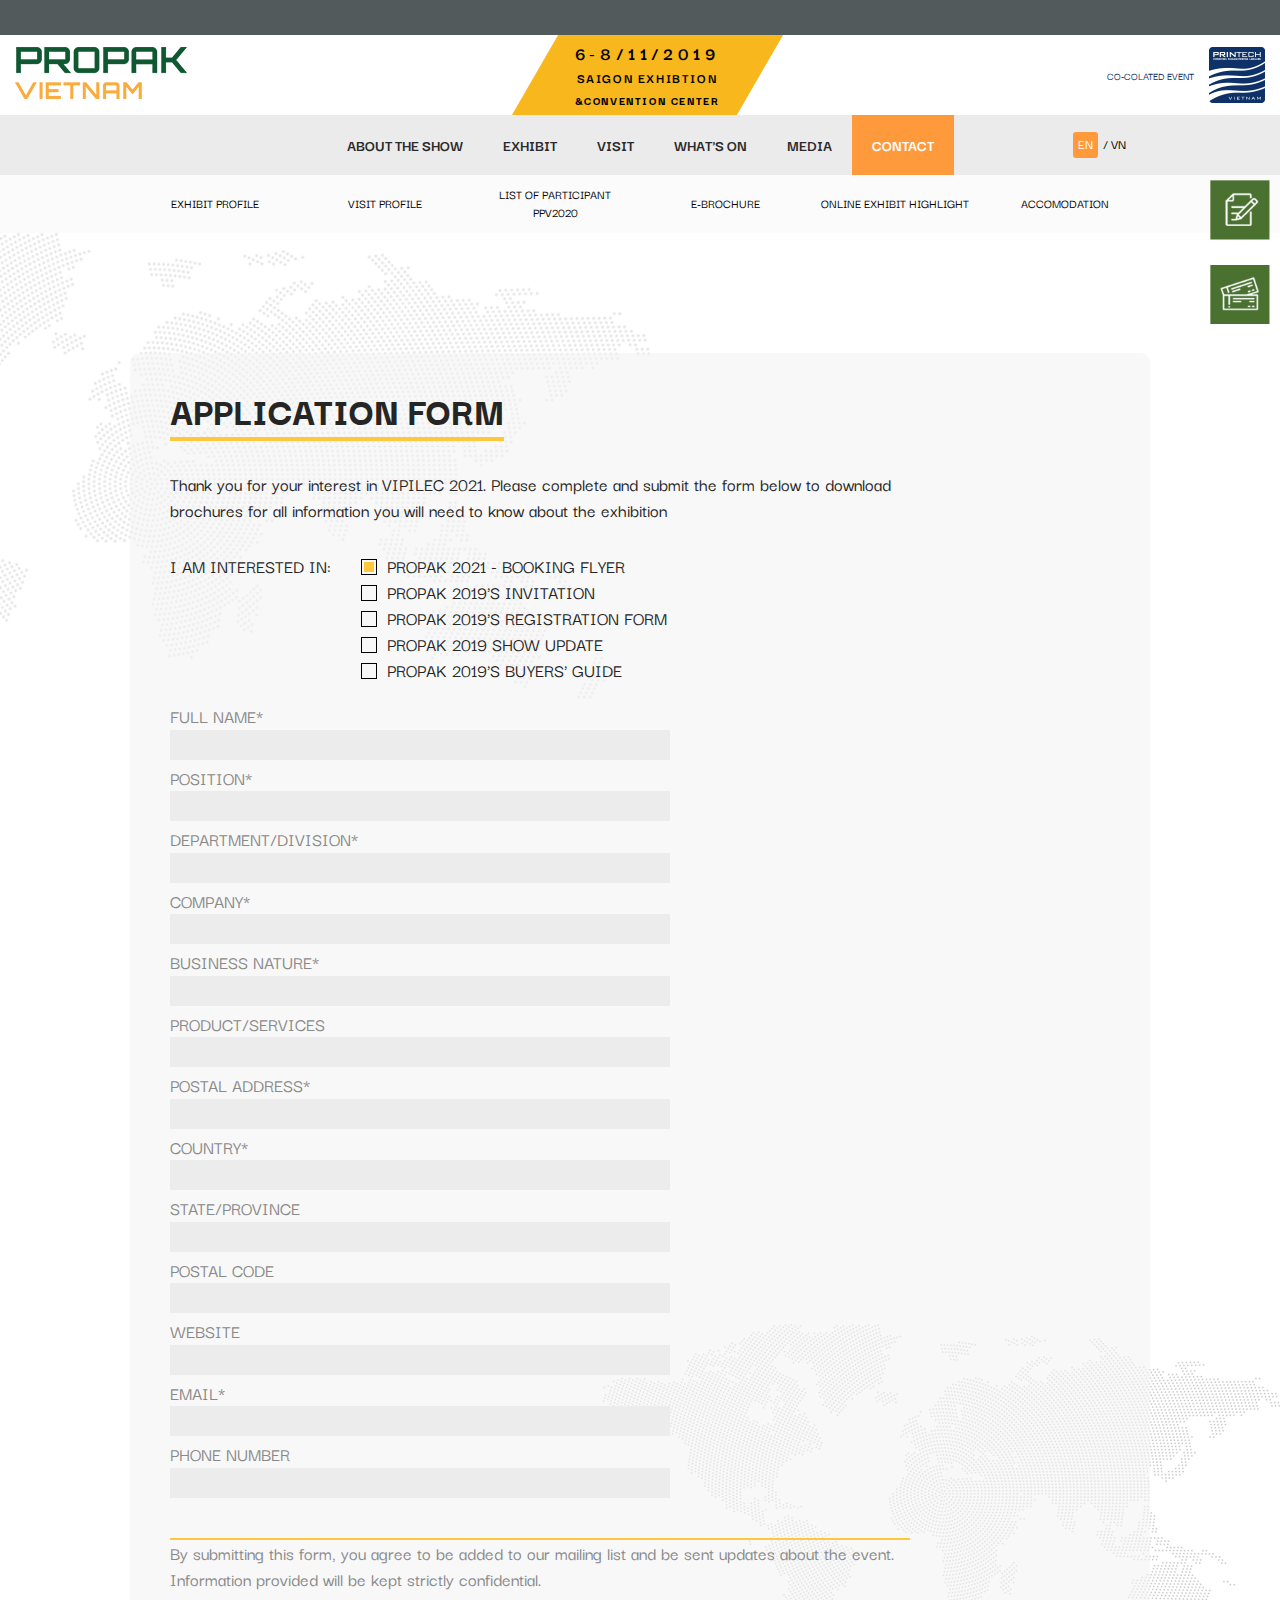
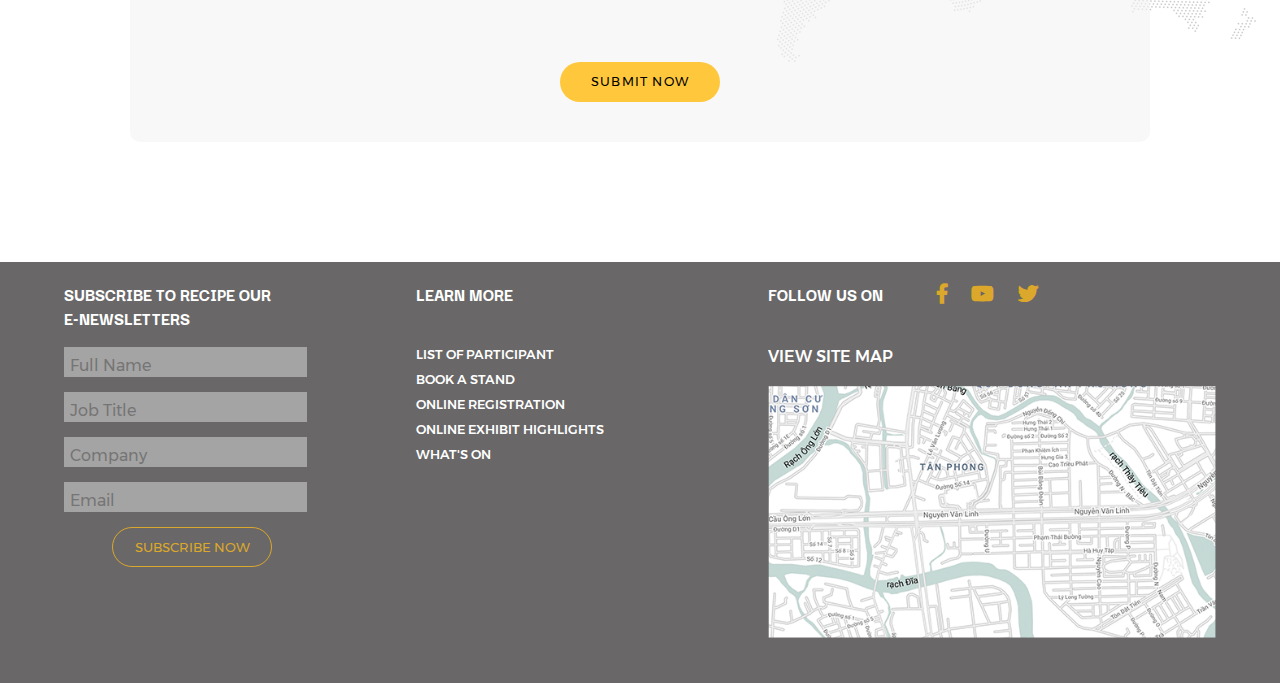
<file: application-form.html>
<!DOCTYPE html>
<html lang="en">

<head>
  <meta charset="UTF-8" />
  <meta name="viewport" content="width=device-width, initial-scale=1.0" />
  <title>PPVN Static Site</title>
  <meta http-equiv="X-UA-Compatible" content="ie=edge" />
  <title>PPVN Static Site</title>
  <link rel="stylesheet" href="css/font.css" />
  <link rel="stylesheet" href="css/main.css" />
  <link rel="stylesheet" href="css/navbar.css" />
  <link rel="stylesheet" href="css/footer.css" />
  <link rel="stylesheet" href="css/application-form.css" />
  <link rel="stylesheet" href="fontawesome/css/all.css" />
</head>

<body>
  <div class="fixed-icons">
    <a href=""> <img src="images/book a stand.png" alt="" /> </a>
    <a href=""> <img src="images/registry.png" alt="" /> </a>
  </div>
  <!-- DESKTOP HEADER & NAV -->
  <div id="informa_header" lang="en-US"></div>
  <header class="top-header">
    <a href="index.html" class="logo">
      <img src="images/logo.png" alt="" />
    </a>
    <div class="show-time">
      <div class="bg-overlay"></div>
      <div class="time">6-8/11/2019</div>
      <div class="name">
        <span class="top"> SAIGON EXHIBTION </span> <br />
        <span class="bottom"> &CONVENTION CENTER</span>
      </div>
    </div>
    <div class="printech">
      <div class="text">
        CO-COLATED EVENT
      </div>
      <img src="images/printech.png" alt="" />
    </div>
  </header>

  <nav class="navbar desktop-nav">
    <div class="max-width-wrapper">
      <a class="logo">
        <img src="images/logo.png" alt="" />
      </a>

      <div class="menu-trigger">
        <i class="fas fa-bars"></i>
      </div>
      <div class="language">
        <span class="en active">
          EN
        </span>
        /
        <span class="vn">
          VN
        </span>
      </div>
      <div class="nav-item-container">
        <a href="about-the-show.html">
          <span class="nav-item">
            ABOUT THE SHOW
          </span>
        </a>
      </div>
      <div class="nav-item-container">
        <a href="exhibit.html">
          <span class="nav-item">
            EXHIBIT
          </span>
        </a>
      </div>
      <div class="nav-item-container">
        <a href="all-news-page.html">
          <span class="nav-item">
            VISIT
          </span>
        </a>
      </div>
      <div class="nav-item-container">
        <a href="what-on.html">
          <span class="nav-item">
            WHAT'S ON
          </span>
        </a>
      </div>
      <div class="nav-item-container">
        <a href="industry-news.html">
          <span class="nav-item ">
            MEDIA
          </span>
        </a>
      </div>
      <div class="nav-item-container">
        <a href="application-form.html">
          <span class="nav-item active">
            CONTACT
          </span>
        </a>
      </div>
    </div>
    <div class="sub-menu-container">
      <a class="sub-menu-item">
        <div>
          EXHIBIT PROFILE
        </div>
      </a>
      <a class="sub-menu-item">
        <div>
          VISIT PROFILE
        </div>
      </a>
      <a class="sub-menu-item">
        <div>
          LIST OF PARTICIPANT PPV2020
        </div>
      </a>
      <a class="sub-menu-item">
        <div>
          E-BROCHURE
        </div>
      </a>
      <a class="sub-menu-item">
        <div>
          ONLINE EXHIBIT HIGHLIGHT
        </div>
      </a>
      <a class="sub-menu-item">
        <div>
          ACCOMODATION
        </div>
      </a>
    </div>
  </nav>
  <!-- MOBILE NAV -->
  <nav class="mobile-nav">
    <div class="close-trigger">
      <i class="fas fa-times"></i>
    </div>
    <div class="nav-item-container">
      <span class="nav-item">
        ABOUT THE SHOW
      </span>
      <div class="sub-menu-container">
        <a class="sub-menu-item">EXHIBIT PROFILE</a>
        <a class="sub-menu-item">VISIT PROFILE</a>
        <a class="sub-menu-item">LIST OF PARTICIPANT PPV2020</a>
        <a class="sub-menu-item">E-BROCHUE</a>
        <a class="sub-menu-item">ONLINE EXHIBIT HIGHLIGHT</a>
        <a class="sub-menu-item">ACCOMODATION</a>
      </div>
    </div>
    <div class="nav-item-container">
      <span class="nav-item">
        EXHIBIT
      </span>
      <div class="sub-menu-container">
        <a class="sub-menu-item">1 EXHIBIT PROFILE</a>
        <a class="sub-menu-item">VISIT PROFILE</a>
        <a class="sub-menu-item">LIST OF PARTICIPANT PPV2020</a>
        <a class="sub-menu-item">E-BROCHUE</a>
        <a class="sub-menu-item">ONLINE EXHIBIT HIGHLIGHT</a>
        <a class="sub-menu-item">ACCOMODATION</a>
      </div>
    </div>
    <div class="nav-item-container">
      <span class="nav-item" href="">
        VISIT
      </span>
      <div class="sub-menu-container">
        <a class="sub-menu-item">EXHIBIT PROFILE</a>
        <a class="sub-menu-item">VISIT PROFILE</a>
        <a class="sub-menu-item">LIST OF PARTICIPANT PPV2020</a>
        <a class="sub-menu-item">E-BROCHUE</a>
        <a class="sub-menu-item">ONLINE EXHIBIT HIGHLIGHT</a>
        <a class="sub-menu-item">ACCOMODATION</a>
      </div>
    </div>
    <div class="nav-item-container">
      <span class="nav-item" href="">
        WHAT'S ON
      </span>
      <div class="sub-menu-container">
        <a class="sub-menu-item">EXHIBIT PROFILE</a>
        <a class="sub-menu-item">VISIT PROFILE</a>
        <a class="sub-menu-item">LIST OF PARTICIPANT PPV2020</a>
        <a class="sub-menu-item">E-BROCHUE</a>
        <a class="sub-menu-item">ONLINE EXHIBIT HIGHLIGHT</a>
        <a class="sub-menu-item">ACCOMODATION</a>
      </div>
    </div>
    <div class="nav-item-container">
      <span class="nav-item" href="">
        MEDIA
      </span>
      <div class="sub-menu-container">
        <a class="sub-menu-item">EXHIBIT PROFILE</a>
        <a class="sub-menu-item">VISIT PROFILE</a>
        <a class="sub-menu-item">LIST OF PARTICIPANT PPV2020</a>
        <a class="sub-menu-item">E-BROCHUE</a>
        <a class="sub-menu-item">ONLINE EXHIBIT HIGHLIGHT</a>
        <a class="sub-menu-item">ACCOMODATION</a>
      </div>
    </div>
    <div class="nav-item-container">
      <span class="nav-item" href="">
        CONTACT
      </span>
      <div class="sub-menu-container">
        <a class="sub-menu-item">EXHIBIT PROFILE</a>
        <a class="sub-menu-item">VISIT PROFILE</a>
        <a class="sub-menu-item">LIST OF PARTICIPANT PPV2020</a>
        <a class="sub-menu-item">E-BROCHUE</a>
        <a class="sub-menu-item">ONLINE EXHIBIT HIGHLIGHT</a>
        <a class="sub-menu-item">ACCOMODATION</a>
      </div>
    </div>
  </nav>
  <!-- MAIN CONTENT -->
  <div class="content-wrapper">
    <section class="app-form">
      <div class="max-width-wrapper">
        <div class="form-wrapper">
          <div class="header">
            <div>
              APPLICATION FORM
            </div>
          </div>
          <div class="text">
            Thank you for your interest in VIPILEC 2021. Please complete and
            submit the form below to download <br />
            brochures for all information you will need to know about the
            exhibition
          </div>
          <form>
            <div class="check-boxes">
              <div class="checkbox-label">
                I AM INTERESTED IN:
              </div>
              <div class="checkboxes">
                <label>
                  <input type="radio" checked name="event" id="" />
                  <span></span>
                  Propak 2021 - Booking Flyer
                </label>
                <label>
                  <input type="radio" name="event" id="" />
                  <span></span>

                  Propak 2019's Invitation
                </label>
                <label>
                  <input type="radio" name="event" id="" />
                  <span></span>

                  Propak 2019's Registration Form
                </label>
                <label>
                  <input type="radio" name="event" id="" />
                  <span></span>

                  Propak 2019 Show Update
                </label>
                <label>
                  <input type="radio" name="event" id="" />
                  <span></span>

                  Propak 2019's Buyers' Guide
                </label>
              </div>
            </div>
            <div class="text-field">
              <label>
                FULL NAME* <br />
                <input type="text" name="" id="" />
              </label>
            </div>
            <div class="text-field">
              <label>
                POSITION* <br />
                <input type="text" name="" id="" />
              </label>
            </div>
            <div class="text-field">
              <label>
                DEPARTMENT/DIVISION* <br />
                <input type="text" name="" id="" />
              </label>
            </div>
            <div class="text-field">
              <label>
                COMPANY* <br />
                <input type="text" name="" id="" />
              </label>
            </div>
            <div class="text-field">
              <label>
                BUSINESS NATURE* <br />
                <input type="text" name="" id="" />
              </label>
            </div>
            <div class="text-field">
              <label>
                PRODUCT/SERVICES <br />
                <input type="text" name="" id="" />
              </label>
            </div>
            <div class="text-field">
              <label>
                POSTAL ADDRESS* <br />
                <input type="text" name="" id="" />
              </label>
            </div>
            <div class="text-field">
              <label>
                COUNTRY* <br />
                <input type="text" name="" id="" />
              </label>
            </div>
            <div class="text-field">
              <label>
                STATE/PROVINCE <br />
                <input type="text" name="" id="" />
              </label>
            </div>
            <div class="text-field">
              <label>
                POSTAL CODE <br />
                <input type="text" name="" id="" />
              </label>
            </div>

            <div class="text-field">
              <label>
                WEBSITE <br />
                <input type="text" name="" id="" />
              </label>
            </div>
            <div class="text-field">
              <label>
                EMAIL* <br />
                <input type="text" name="" id="" />
              </label>
            </div>
            <div class="text-field">
              <label>
                PHONE NUMBER <br />
                <input type="tel" name="" id="" />
              </label>
            </div>
            <div class="liner"></div>
            <div class="text">
              By submitting this form, you agree to be added to our mailing
              list and be sent updates about the event. <br />
              Information provided will be kept strictly confidential.
            </div>

            <button type="submit">
              SUBMIT NOW
            </button>
          </form>
        </div>
      </div>
      <img class="bg-bottom" src="images/worldmap.png" alt="" />
      <img class="bg-top" src="images/topwm.png" alt="" />

    </section>
  </div>
  <footer class="in-site-footer">
    <div class="top-footer">
      <div class="col col-1">
        <div class="header-text">SUBSCRIBE TO RECIPE OUR <br> E-NEWSLETTERS</div>
        <input type="text" placeholder="Full Name" />
        <input type="text" placeholder="Job Title" />
        <input type="text" placeholder="Company" />
        <input type="text" placeholder="Email" />
        <button type="submit">SUBSCRIBE NOW</button>
      </div>
      <div class="col col-2">
        <div class="header-text">LEARN MORE</div>
        <a href="">LIST OF PARTICIPANT</a>
        <a href="">BOOK A STAND</a>
        <a href="">ONLINE REGISTRATION</a>
        <a href="">ONLINE EXHIBIT HIGHLIGHTS</a>
        <a href="">WHAT'S ON</a>
      </div>
      <div class="col col-3">
        <div class="header-text">
          FOLLOW US ON
          <span class="socials">
            <i class="fab fa-facebook-f"></i>
            <i class="fab fa-youtube"></i>
            <i class="fab fa-twitter"></i>
          </span>
        </div>
        <div class="map-header">
          VIEW SITE MAP
        </div>
        <div class="site-map">
          <a href="">
            <img src="images/footer/sitemap.png" alt="" />
          </a>
        </div>
      </div>
    </div>
  </footer>
  <div id="informa_footer" lang="en-US" ppLink="HK"></div>
</body>
<script src="https://code.jquery.com/jquery-3.4.1.min.js"
  integrity="sha256-CSXorXvZcTkaix6Yvo6HppcZGetbYMGWSFlBw8HfCJo=" crossorigin="anonymous"></script>
<script src="swiper/swiper.min.js"></script>
<script src="js/main.js"></script>
<script src="//event-site.informamarkets-info.com/informa/contentscript.js"></script>

</html>
</file>
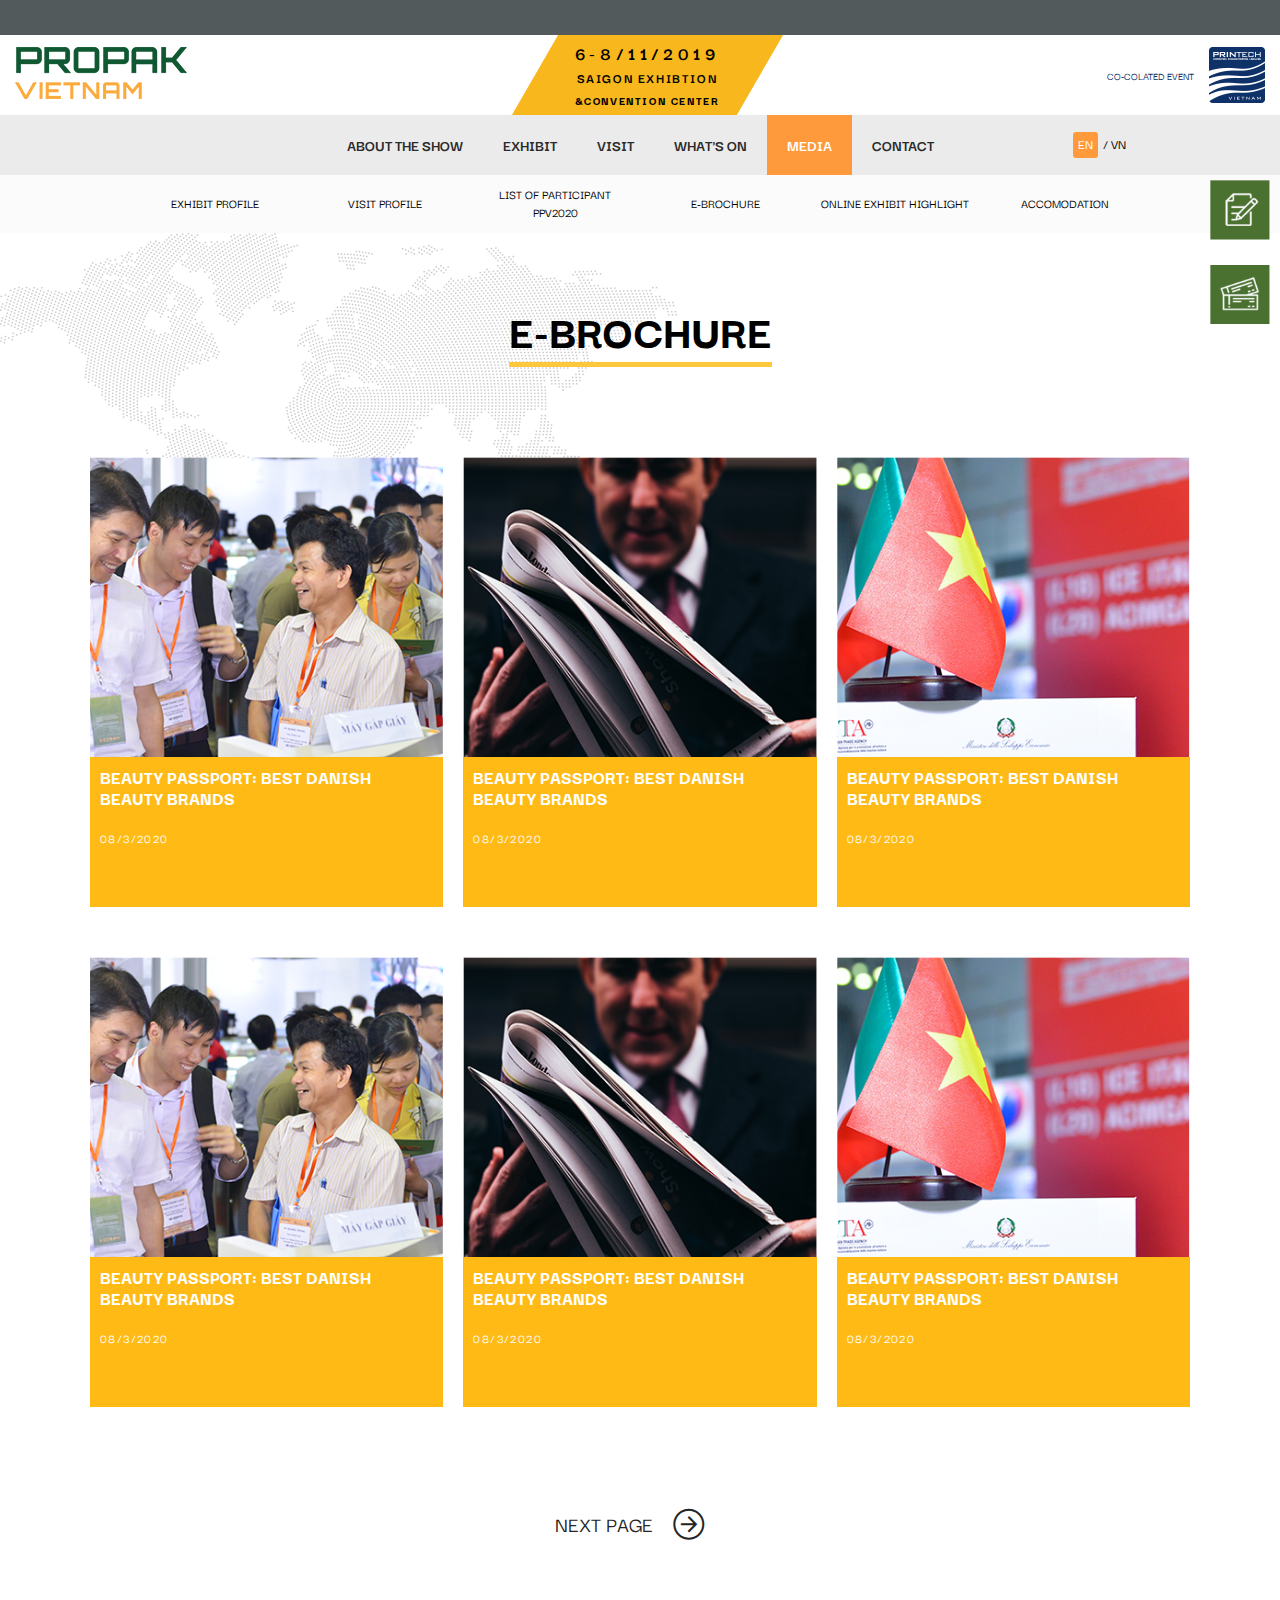
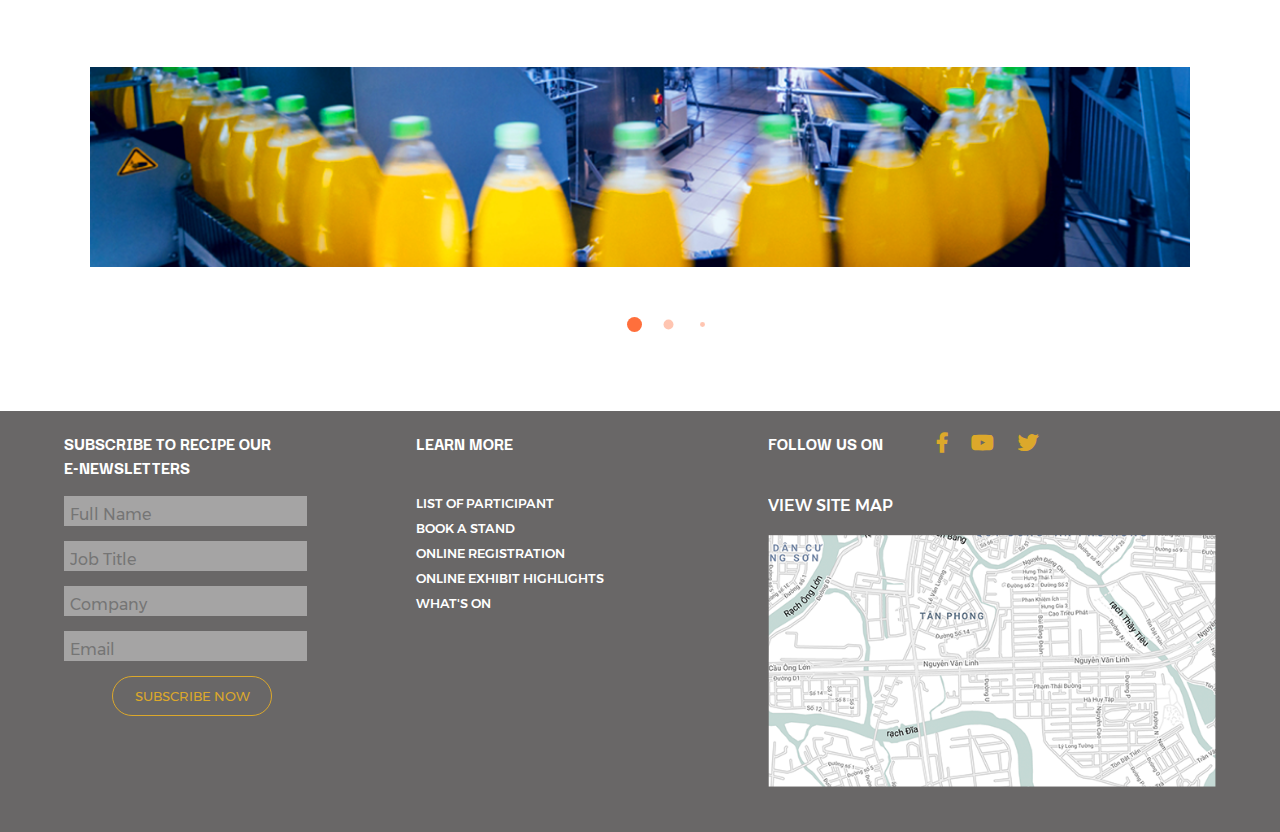
<file: e-brochure.html>
<!DOCTYPE html>
<html lang="en">

<head>
    <meta charset="UTF-8">
    <meta name="viewport" content="width=device-width, initial-scale=1.0">
    <meta http-equiv="X-UA-Compatible" content="ie=edge">
    <title>PPVN Static Site</title>
    <link rel="stylesheet" href="css/font.css" />
    <link rel="stylesheet" href="css/main.css" />
    <link rel="stylesheet" href="css/navbar.css" />
    <link rel="stylesheet" href="css/footer.css" />
    <link rel="stylesheet" href="css/homepage.css">
    <link rel="stylesheet" href="css/homepage-responsive.css">
    <link rel="stylesheet" href="css/e-brochure.css">
    <link rel="stylesheet" href="swiper/swiper.css" />
    <link rel="stylesheet" href="fontawesome/css/all.css" />
</head>

<body>
    <div class="fixed-icons">
        <a href=""> <img src="images/book a stand.png" alt="" /> </a>
        <a href=""> <img src="images/registry.png" alt="" /> </a>
    </div>
    <!-- DESKTOP HEADER & NAV -->
    <div id="informa_header" lang="en-US"></div>
    <header class="top-header">
        <a href="index.html" class="logo">
            <img src="images/logo.png" alt="" />
        </a>
        <div class="show-time">
            <div class="bg-overlay"></div>
            <div class="time">6-8/11/2019</div>
            <div class="name">
                <span class="top"> SAIGON EXHIBTION </span> <br />
                <span class="bottom"> &CONVENTION CENTER</span>
            </div>
        </div>
        <div class="printech">
            <div class="text">
                CO-COLATED EVENT
            </div>
            <img src="images/printech.png" alt="" />
        </div>
    </header>

    <nav class="navbar desktop-nav">
        <div class="max-width-wrapper">
            <a class="logo">
                <img src="images/logo.png" alt="" />
            </a>

            <div class="menu-trigger">
                <i class="fas fa-bars"></i>
            </div>
            <div class="language">
                <span class="en active">
                    EN
                </span>
                /
                <span class="vn">
                    VN
                </span>
            </div>
            <div class="nav-item-container">
                <a href="about-the-show.html">
                    <span class="nav-item">
                        ABOUT THE SHOW
                    </span>
                </a>
            </div>
            <div class="nav-item-container">
                <a href="exhibit.html">
                    <span class="nav-item">
                        EXHIBIT
                    </span>
                </a>
            </div>
            <div class="nav-item-container">
                <a href="all-news-page.html">
                    <span class="nav-item">
                        VISIT
                    </span>
                </a>
            </div>
            <div class="nav-item-container">
                <a href="what-on.html">
                    <span class="nav-item">
                        WHAT'S ON
                    </span>
                </a>
            </div>
            <div class="nav-item-container">
                <a href="industry-news.html">
                    <span class="nav-item active">
                        MEDIA
                    </span>
                </a>
            </div>
            <div class="nav-item-container">
                <a href="application-form.html">
                    <span class="nav-item">
                        CONTACT
                    </span>
                </a>
            </div>
        </div>
        <div class="sub-menu-container">
            <a class="sub-menu-item">
                <div>
                    EXHIBIT PROFILE
                </div>
            </a>
            <a class="sub-menu-item">
                <div>
                    VISIT PROFILE
                </div>
            </a>
            <a class="sub-menu-item">
                <div>
                    LIST OF PARTICIPANT PPV2020
                </div>
            </a>
            <a class="sub-menu-item">
                <div>
                    E-BROCHURE
                </div>
            </a>
            <a class="sub-menu-item">
                <div>
                    ONLINE EXHIBIT HIGHLIGHT
                </div>
            </a>
            <a class="sub-menu-item">
                <div>
                    ACCOMODATION
                </div>
            </a>
        </div>
    </nav>
    <!-- MOBILE NAV -->
    <nav class="mobile-nav">
        <div class="close-trigger">
            <i class="fas fa-times"></i>
        </div>
        <div class="nav-item-container">
            <span class="nav-item">
                ABOUT THE SHOW
            </span>
            <div class="sub-menu-container">
                <a class="sub-menu-item">EXHIBIT PROFILE</a>
                <a class="sub-menu-item">VISIT PROFILE</a>
                <a class="sub-menu-item">LIST OF PARTICIPANT PPV2020</a>
                <a class="sub-menu-item">E-BROCHUE</a>
                <a class="sub-menu-item">ONLINE EXHIBIT HIGHLIGHT</a>
                <a class="sub-menu-item">ACCOMODATION</a>
            </div>
        </div>
        <div class="nav-item-container">
            <span class="nav-item">
                EXHIBIT
            </span>
            <div class="sub-menu-container">
                <a class="sub-menu-item">1 EXHIBIT PROFILE</a>
                <a class="sub-menu-item">VISIT PROFILE</a>
                <a class="sub-menu-item">LIST OF PARTICIPANT PPV2020</a>
                <a class="sub-menu-item">E-BROCHUE</a>
                <a class="sub-menu-item">ONLINE EXHIBIT HIGHLIGHT</a>
                <a class="sub-menu-item">ACCOMODATION</a>
            </div>
        </div>
        <div class="nav-item-container">
            <span class="nav-item" href="">
                VISIT
            </span>
            <div class="sub-menu-container">
                <a class="sub-menu-item">EXHIBIT PROFILE</a>
                <a class="sub-menu-item">VISIT PROFILE</a>
                <a class="sub-menu-item">LIST OF PARTICIPANT PPV2020</a>
                <a class="sub-menu-item">E-BROCHUE</a>
                <a class="sub-menu-item">ONLINE EXHIBIT HIGHLIGHT</a>
                <a class="sub-menu-item">ACCOMODATION</a>
            </div>
        </div>
        <div class="nav-item-container">
            <span class="nav-item" href="">
                WHAT'S ON
            </span>
            <div class="sub-menu-container">
                <a class="sub-menu-item">EXHIBIT PROFILE</a>
                <a class="sub-menu-item">VISIT PROFILE</a>
                <a class="sub-menu-item">LIST OF PARTICIPANT PPV2020</a>
                <a class="sub-menu-item">E-BROCHUE</a>
                <a class="sub-menu-item">ONLINE EXHIBIT HIGHLIGHT</a>
                <a class="sub-menu-item">ACCOMODATION</a>
            </div>
        </div>
        <div class="nav-item-container">
            <span class="nav-item" href="">
                MEDIA
            </span>
            <div class="sub-menu-container">
                <a class="sub-menu-item">EXHIBIT PROFILE</a>
                <a class="sub-menu-item">VISIT PROFILE</a>
                <a class="sub-menu-item">LIST OF PARTICIPANT PPV2020</a>
                <a class="sub-menu-item">E-BROCHUE</a>
                <a class="sub-menu-item">ONLINE EXHIBIT HIGHLIGHT</a>
                <a class="sub-menu-item">ACCOMODATION</a>
            </div>
        </div>
        <div class="nav-item-container">
            <span class="nav-item" href="">
                CONTACT
            </span>
            <div class="sub-menu-container">
                <a class="sub-menu-item">EXHIBIT PROFILE</a>
                <a class="sub-menu-item">VISIT PROFILE</a>
                <a class="sub-menu-item">LIST OF PARTICIPANT PPV2020</a>
                <a class="sub-menu-item">E-BROCHUE</a>
                <a class="sub-menu-item">ONLINE EXHIBIT HIGHLIGHT</a>
                <a class="sub-menu-item">ACCOMODATION</a>
            </div>
        </div>
    </nav>
    <!-- MAIN CONTENT -->
    <div class="content-wrapper">
        <section class="section-container e-brochure">
            <div class="max-width-wrapper">
                <div class="industry-news-header">
                    <div>E-BROCHURE</div>
                </div>
                <div class="swiper-container">
                    <div class="swiper-wrapper">
                        <div class="swiper-slide">
                            <div class="card">
                                <div class="image-container">
                                    <img class="image" src="images/allNews/pt1.png" alt="" />
                                    <div class="brochure-container">
                                        <a href="">
                                            <img src="images/ebrochure.png" alt="">
                                        </a>
                                    </div>
                                    <div class="brochure-container">
                                        <a href="">
                                            <img src="images/ebrochure.png" alt="">
                                        </a>
                                    </div>
                                    <div class="description">
                                        <div class="header">
                                            BEAUTY PASSPORT: BEST DANISH BEAUTY BRANDS
                                        </div>
                                        <a class="readmore" href="">
                                            <div class="date">08/3/2020</div>
                                            <!-- <i class="fal fa-arrow-circle-right"></i> -->
                                        </a>
                                    </div>
                                </div>
                            </div>
                        </div>
                        <div class="swiper-slide">
                            <div class="card">
                                <div class="image-container">
                                    <img class="image" src="images/allNews/pt1.png" alt="" />
                                    <div class="brochure-container">
                                        <a href="">
                                            <img src="images/ebrochure.png" alt="">
                                        </a>
                                    </div>
                                    <div class="description">
                                        <div class="header">
                                            BEAUTY PASSPORT: BEST DANISH BEAUTY BRANDS
                                        </div>
                                        <a class="readmore" href="">
                                            <div class="date">08/3/2020</div>
                                            <!-- <i class="fal fa-arrow-circle-right"></i> -->
                                        </a>
                                    </div>
                                </div>
                            </div>
                        </div>

                        <div class="swiper-slide">
                            <div class="card">
                                <div class="image-container">
                                    <img class="image" src="images/allNews/pt2.png" alt="" />
                                    <div class="brochure-container">
                                        <a href="">
                                            <img src="images/ebrochure.png" alt="">
                                        </a>
                                    </div>

                                    <div class="description">
                                        <div class="header">
                                            BEAUTY PASSPORT: BEST DANISH BEAUTY BRANDS
                                        </div>
                                        <a class="readmore" href="">
                                            <div class="date">08/3/2020</div>
                                            <!-- <i class="fal fa-arrow-circle-right"></i> -->
                                        </a>
                                    </div>
                                </div>
                            </div>
                        </div>
                        <div class="swiper-slide">
                            <div class="card">
                                <div class="image-container">
                                    <img class="image" src="images/allNews/pt2.png" alt="" />
                                    <div class="brochure-container">
                                        <a href="">
                                            <img src="images/ebrochure.png" alt="">
                                        </a>
                                    </div>
                                    <div class="description">
                                        <div class="header">
                                            BEAUTY PASSPORT: BEST DANISH BEAUTY BRANDS
                                        </div>
                                        <a class="readmore" href="">
                                            <div class="date">08/3/2020</div>
                                            <!-- <i class="fal fa-arrow-circle-right"></i> -->
                                        </a>
                                    </div>
                                </div>
                            </div>
                        </div>

                        <div class="swiper-slide">
                            <div class="card">
                                <div class="image-container">
                                    <img class="image" src="images/allNews/pt3.png" alt="" />
                                    <div class="brochure-container">
                                        <a href="">
                                            <img src="images/ebrochure.png" alt="">
                                        </a>
                                    </div>

                                    <div class="description">
                                        <div class="header">
                                            BEAUTY PASSPORT: BEST DANISH BEAUTY BRANDS
                                        </div>
                                        <a class="readmore" href="">
                                            <div class="date">08/3/2020</div>
                                            <!-- <i class="fal fa-arrow-circle-right"></i> -->
                                        </a>
                                    </div>
                                </div>
                            </div>
                        </div>
                        <div class="swiper-slide">
                            <div class="card">

                                <div class="image-container">
                                    <img class="image" src="images/allNews/pt3.png" alt="" />
                                    <div class="brochure-container">
                                        <a href="">
                                            <img src="images/ebrochure.png" alt="">
                                        </a>
                                    </div>

                                    <div class="description">
                                        <div class="header">
                                            BEAUTY PASSPORT: BEST DANISH BEAUTY BRANDS
                                        </div>
                                        <a class="readmore" href="">
                                            <div class="date">08/3/2020</div>
                                            <!-- <i class="fal fa-arrow-circle-right"></i> -->
                                        </a>
                                    </div>
                                </div>
                            </div>
                        </div>

                        <div class="swiper-slide">
                            <div class="card">
                                <div class="image-container">
                                    <img class="image" src="images/allNews/pt1.png" alt="" />
                                    <div class="brochure-container">
                                        <a href="">
                                            <img src="images/ebrochure.png" alt="">
                                        </a>
                                    </div>
                                    <div class="description">
                                        <div class="header">
                                            BEAUTY PASSPORT: BEST DANISH BEAUTY BRANDS
                                        </div>
                                        <a class="readmore" href="">
                                            <div class="date">08/3/2020</div>
                                            <!-- <i class="fal fa-arrow-circle-right"></i> -->
                                        </a>
                                    </div>
                                </div>
                            </div>
                        </div>
                        <div class="swiper-slide">
                            <div class="card">
                                <div class="image-container">
                                    <img class="image" src="images/allNews/pt1.png" alt="" />
                                    <div class="brochure-container">
                                        <a href="">
                                            <img src="images/ebrochure.png" alt="">
                                        </a>
                                    </div>
                                    <div class="description">
                                        <div class="header">
                                            BEAUTY PASSPORT: BEST DANISH BEAUTY BRANDS
                                        </div>
                                        <a class="readmore" href="">
                                            <div class="date">08/3/2020</div>
                                            <!-- <i class="fal fa-arrow-circle-right"></i> -->
                                        </a>
                                    </div>
                                </div>
                            </div>
                        </div>

                        <div class="swiper-slide">
                            <div class="card">
                                <div class="image-container">
                                    <img class="image" src="images/allNews/pt2.png" alt="" />
                                    <div class="brochure-container">
                                        <a href="">
                                            <img src="images/ebrochure.png" alt="">
                                        </a>
                                    </div>
                                    <div class="description">
                                        <div class="header">
                                            BEAUTY PASSPORT: BEST DANISH BEAUTY BRANDS
                                        </div>
                                        <a class="readmore" href="">
                                            <div class="date">08/3/2020</div>
                                            <!-- <i class="fal fa-arrow-circle-right"></i> -->
                                        </a>
                                    </div>
                                </div>
                            </div>
                        </div>
                        <div class="swiper-slide">
                            <div class="card">
                                <div class="image-container">
                                    <img class="image" src="images/allNews/pt2.png" alt="" />
                                    <div class="brochure-container">
                                        <a href="">
                                            <img src="images/ebrochure.png" alt="">
                                        </a>
                                    </div>
                                    <div class="description">
                                        <div class="header">
                                            BEAUTY PASSPORT: BEST DANISH BEAUTY BRANDS
                                        </div>
                                        <a class="readmore" href="">
                                            <div class="date">08/3/2020</div>
                                            <!-- <i class="fal fa-arrow-circle-right"></i> -->
                                        </a>
                                    </div>
                                </div>
                            </div>
                        </div>

                        <div class="swiper-slide">
                            <div class="card">
                                <div class="image-container">
                                    <img class="image" src="images/allNews/pt3.png" alt="" />
                                    <div class="brochure-container">
                                        <a href="">
                                            <img src="images/ebrochure.png" alt="">
                                        </a>
                                    </div>

                                    <div class="description">
                                        <div class="header">
                                            BEAUTY PASSPORT: BEST DANISH BEAUTY BRANDS
                                        </div>
                                        <a class="readmore" href="">
                                            <div class="date">08/3/2020</div>
                                            <!-- <i class="fal fa-arrow-circle-right"></i> -->
                                        </a>
                                    </div>
                                </div>
                            </div>
                        </div>
                        <div class="swiper-slide">
                            <div class="card">

                                <div class="image-container">
                                    <img class="image" src="images/allNews/pt3.png" alt="" />
                                    <div class="brochure-container">
                                        <a href="">
                                            <img src="images/ebrochure.png" alt="">
                                        </a>
                                    </div>

                                    <div class="description">
                                        <div class="header">
                                            BEAUTY PASSPORT: BEST DANISH BEAUTY BRANDS
                                        </div>
                                        <a class="readmore" href="">
                                            <div class="date">08/3/2020</div>
                                            <!-- <i class="fal fa-arrow-circle-right"></i> -->
                                        </a>
                                    </div>
                                </div>
                            </div>
                        </div>

                    </div>
                </div>
                <div class="navigator">
                    <div class="previous none">
                        <i class="fal fa-arrow-circle-left"></i>
                        PREVIOUS PAGE
                    </div>
                    <div class="next">
                        NEXT PAGE
                        <i class="fal fa-arrow-circle-right"></i>
                    </div>
                </div>
        </section>
    </div>

    <section class="section-container banner">
        <div class="max-width-wrapper">
            <div class="swiper-container">
                <div class="swiper-wrapper">
                    <div class="swiper-slide">
                        <img class="image" src="images/homepage/banner.png" alt="" />
                    </div>
                    <div class="swiper-slide">
                        <img class="image" src="images/homepage/banner.png" alt="" />
                    </div>
                    <div class="swiper-slide">
                        <img class="image" src="images/homepage/banner.png" alt="" />
                    </div>
                    <div class="swiper-slide">
                        <img class="image" src="images/homepage/banner.png" alt="" />
                    </div>
                    <div class="swiper-slide">
                        <img class="image" src="images/homepage/banner.png" alt="" />
                    </div>
                    <div class="swiper-slide">
                        <img class="image" src="images/homepage/banner.png" alt="" />
                    </div>
                    <div class="swiper-slide">
                        <img class="image" src="images/homepage/banner.png" alt="" />
                    </div>
                </div>
                <!-- Add Pagination -->
                <div class="swiper-pagination"></div>
            </div>
        </div>
    </section>
    <footer class="in-site-footer">
        <div class="top-footer">
            <div class="col col-1">
                <div class="header-text">SUBSCRIBE TO RECIPE OUR <br> E-NEWSLETTERS</div>
                <input type="text" placeholder="Full Name" />
                <input type="text" placeholder="Job Title" />
                <input type="text" placeholder="Company" />
                <input type="text" placeholder="Email" />
                <button type="submit">SUBSCRIBE NOW</button>
            </div>
            <div class="col col-2">
                <div class="header-text">LEARN MORE</div>
                <a href="">LIST OF PARTICIPANT</a>
                <a href="">BOOK A STAND</a>
                <a href="">ONLINE REGISTRATION</a>
                <a href="">ONLINE EXHIBIT HIGHLIGHTS</a>
                <a href="">WHAT'S ON</a>
            </div>
            <div class="col col-3">
                <div class="header-text">
                    FOLLOW US ON
                    <span class="socials">
                        <i class="fab fa-facebook-f"></i>
                        <i class="fab fa-youtube"></i>
                        <i class="fab fa-twitter"></i>
                    </span>
                </div>
                <div class="map-header">
                    VIEW SITE MAP
                </div>
                <div class="site-map">
                    <a href="">
                        <img src="images/footer/sitemap.png" alt="" />
                    </a>
                </div>
            </div>
        </div>
    </footer>
    <div id="informa_footer" lang="en-US" ppLink="HK"></div>
</body>
<script src="https://code.jquery.com/jquery-3.4.1.min.js"
    integrity="sha256-CSXorXvZcTkaix6Yvo6HppcZGetbYMGWSFlBw8HfCJo=" crossorigin="anonymous"></script>
<script src="swiper/swiper.min.js"></script>
<script src="js/main.js"></script>
<script src="js/eBrochure.js"></script>
<script src="//event-site.informamarkets-info.com/informa/contentscript.js"></script>

</html>
</file>
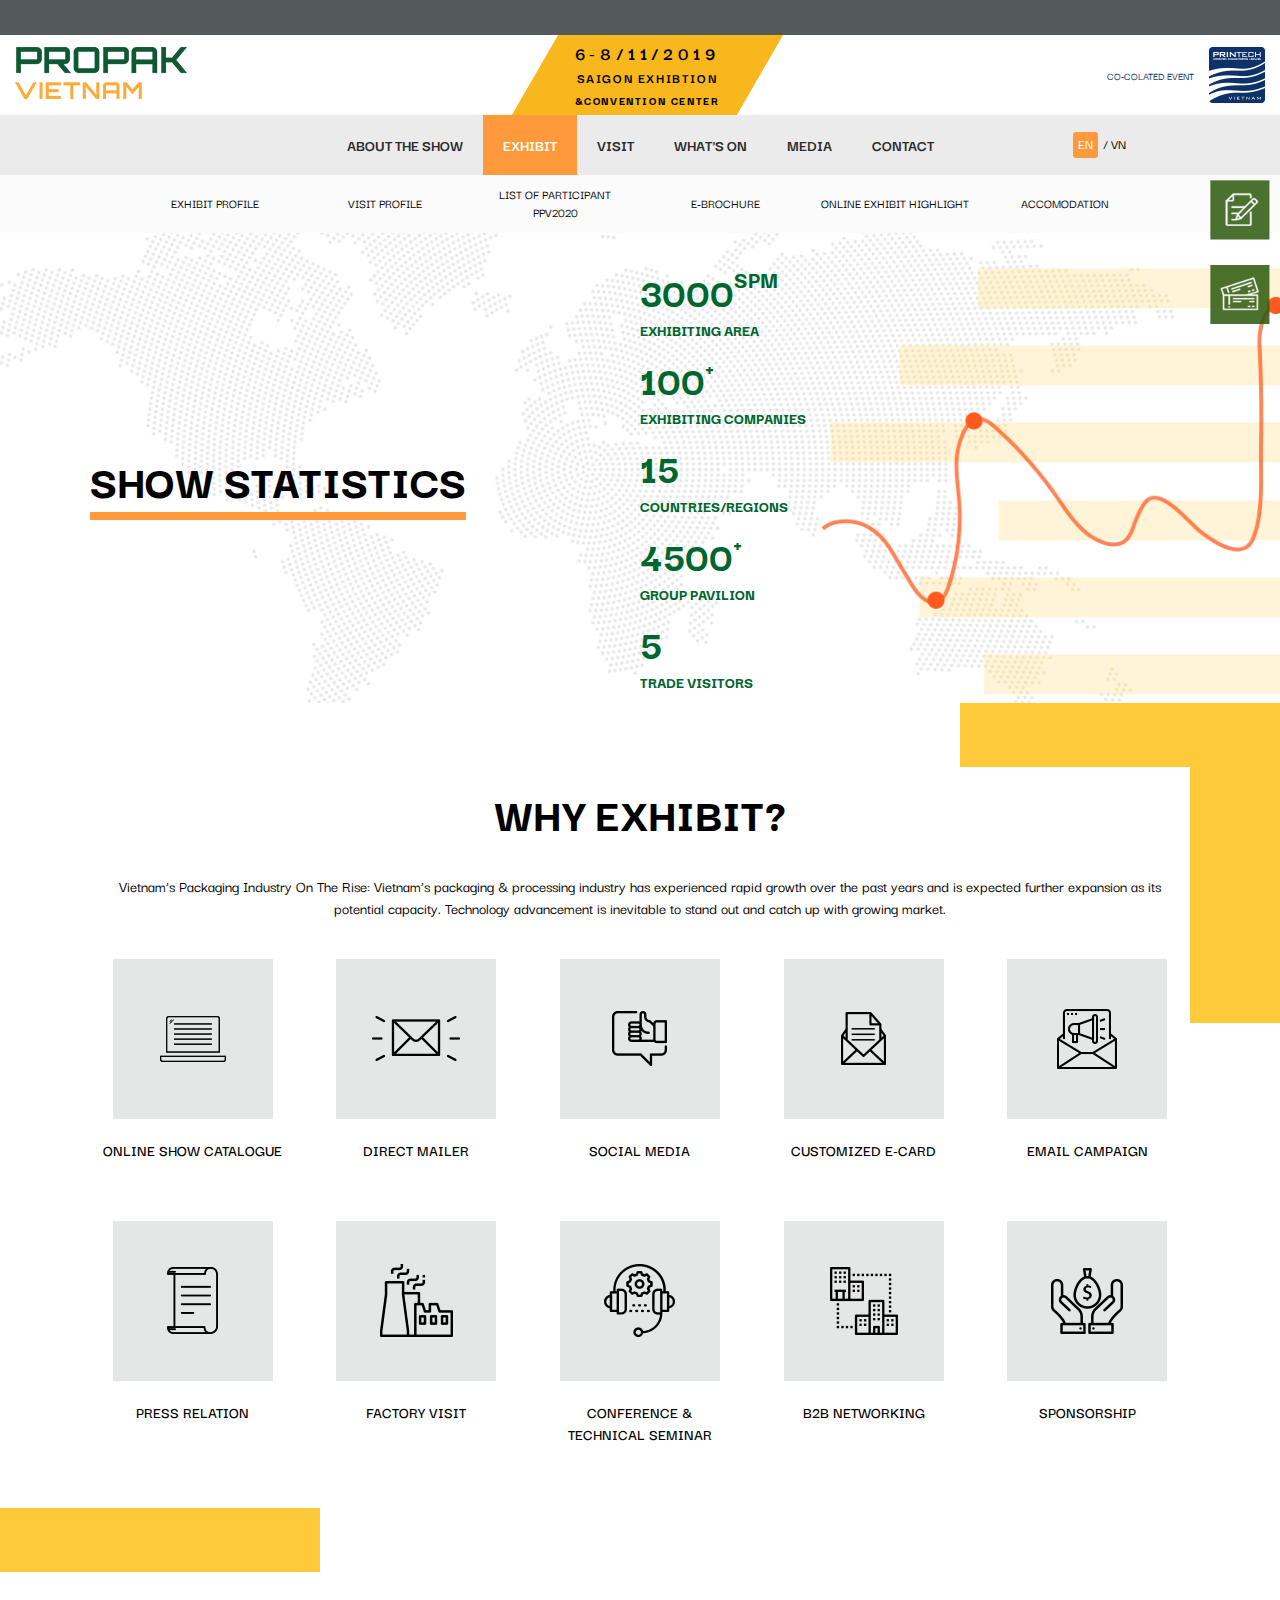
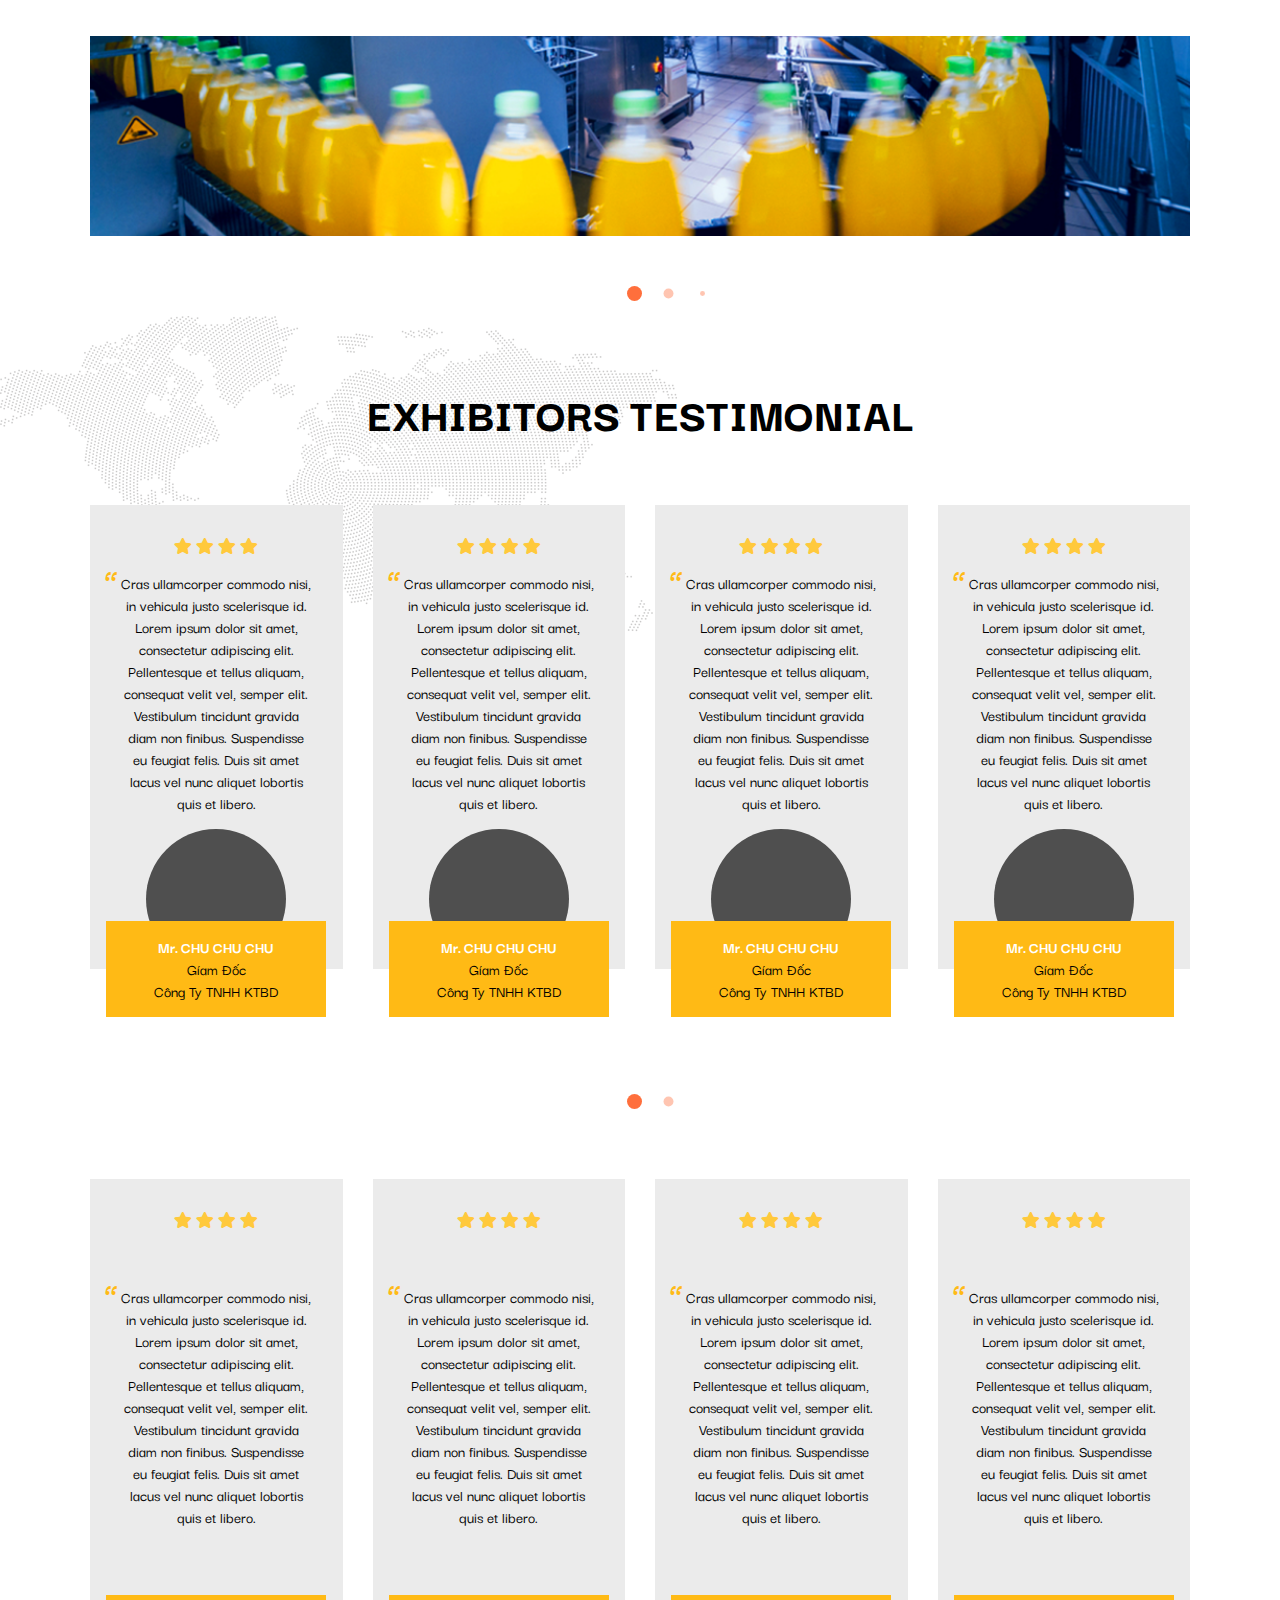
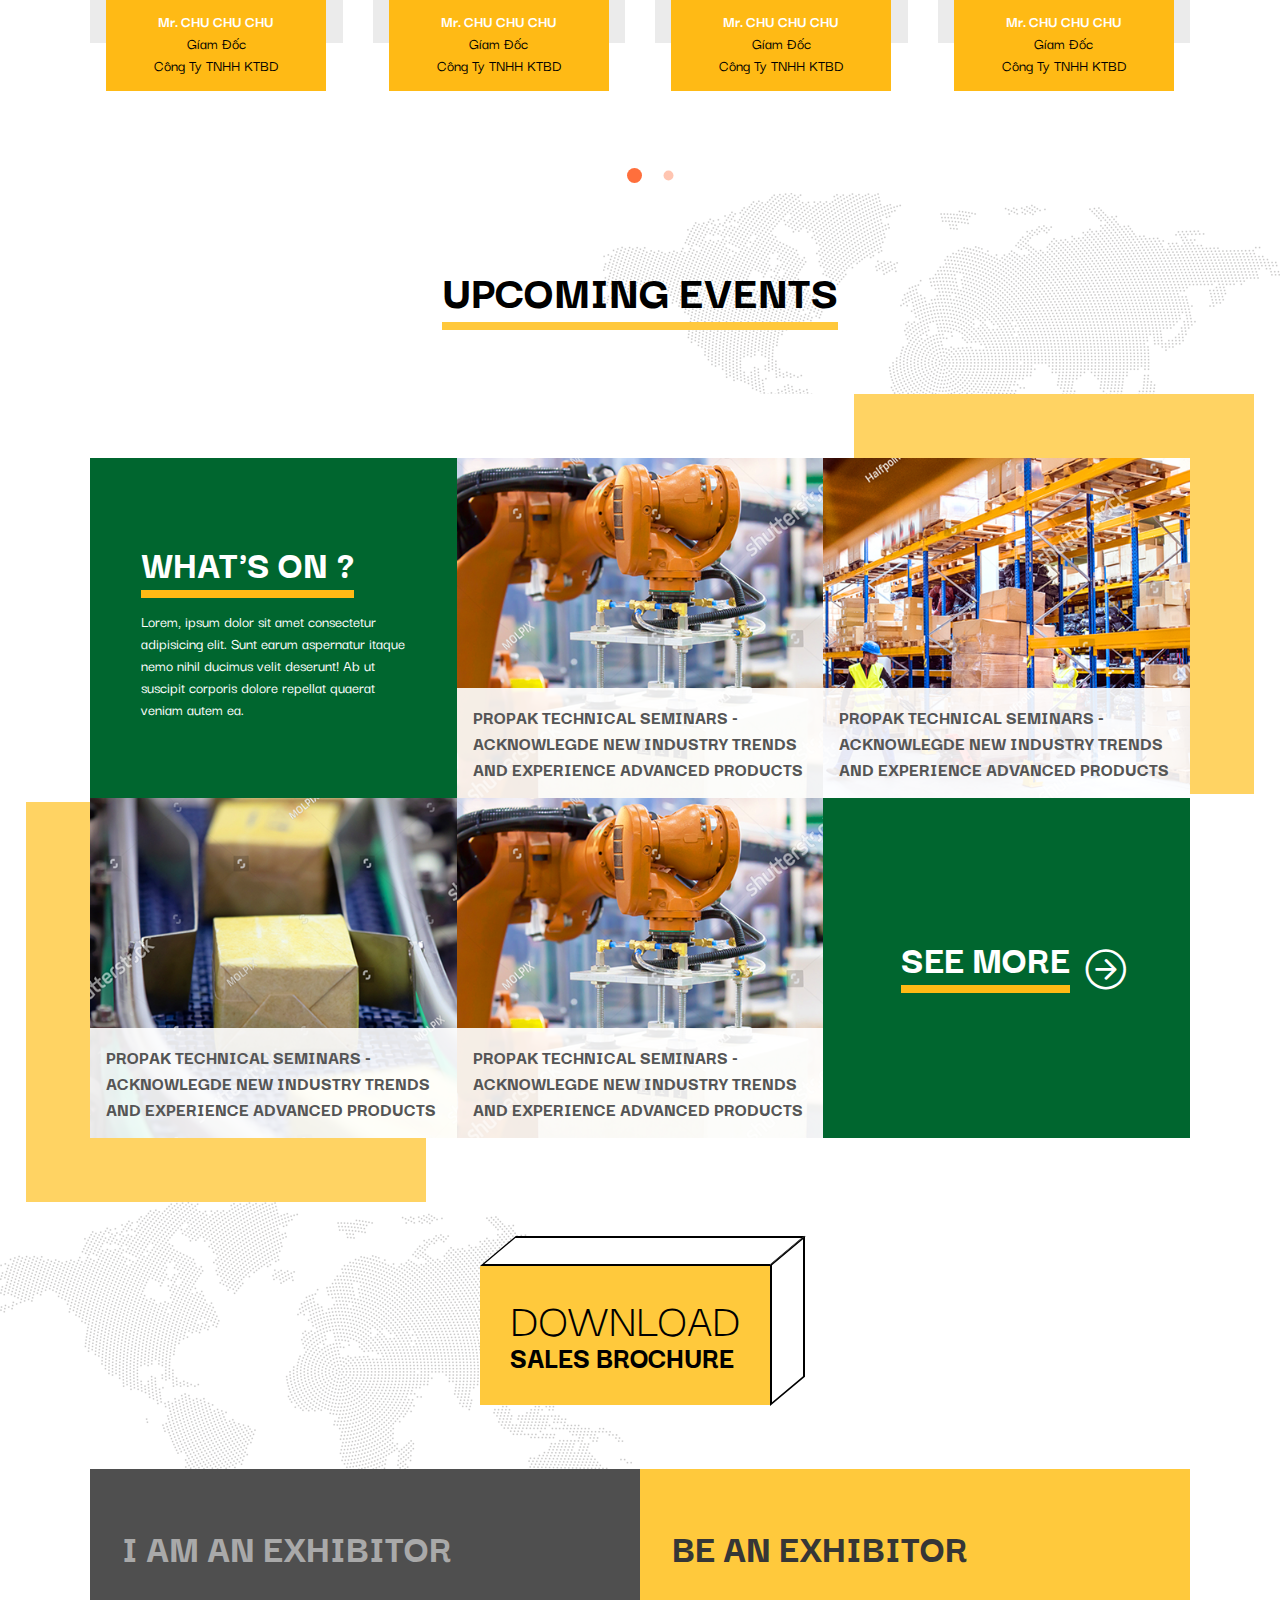
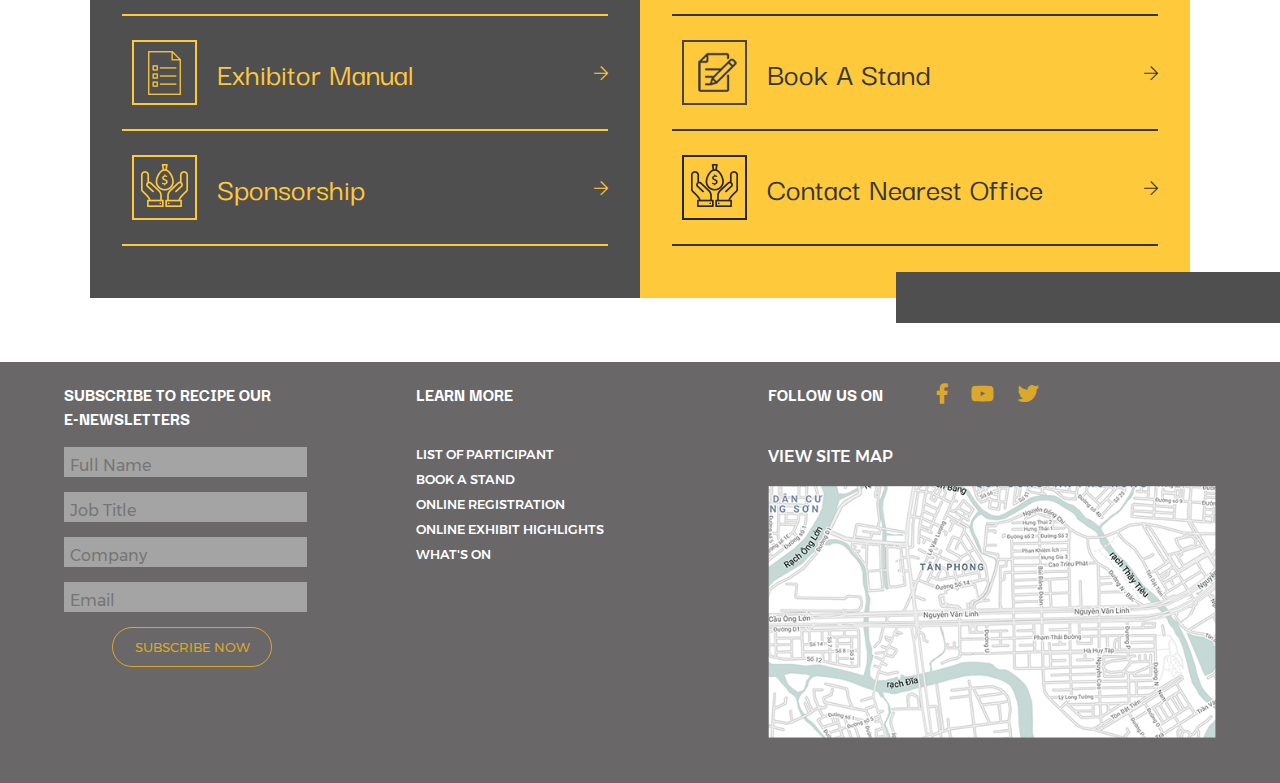
<file: exhibit.html>
<!DOCTYPE html>
<html lang="en">

<head>
  <meta charset="UTF-8" />
  <meta name="viewport" content="width=device-width, initial-scale=1.0" />
  <meta http-equiv="X-UA-Compatible" content="ie=edge" />
  <title>PPVN Static Site</title>
  <link rel="stylesheet" href="css/font.css" />
  <link rel="stylesheet" href="css/main.css" />
  <link rel="stylesheet" href="css/homepage.css" />
  <link rel="stylesheet" href="css/homepage-responsive.css" />
  <link rel="stylesheet" href="css/why-exhibit.css" />
  <link rel="stylesheet" href="css/navbar.css" />
  <link rel="stylesheet" href="css/footer.css" />
  <link rel="stylesheet" href="swiper/swiper.css" />
  <link rel="stylesheet" href="fontawesome/css/all.css" />
</head>

<body>

  <div class="fixed-icons">
    <a href="application-form.html"> <img src="images/book a stand.png" alt="" /> </a>
    <a href="application-form.html"> <img src="images/registry.png" alt="" /> </a>
  </div>
  <div id="informa_header" lang="en-US"></div>
  <header class="top-header">
    <a href="index.html" class="logo">
      <img src="images/logo.png" alt="" />
    </a>
    <div class="show-time">
      <div class="bg-overlay"></div>
      <div class="time">6-8/11/2019</div>
      <div class="name">
        <span class="top"> SAIGON EXHIBTION </span> <br />
        <span class="bottom"> &CONVENTION CENTER</span>
      </div>
    </div>
    <div class="printech">
      <div class="text">
        CO-COLATED EVENT
      </div>
      <img src="images/printech.png" alt="" />
    </div>
  </header>

  <nav class="navbar desktop-nav">
    <div class="max-width-wrapper">
      <a class="logo">
        <img src="images/logo.png" alt="" />
      </a>

      <div class="menu-trigger">
        <i class="fas fa-bars"></i>
      </div>
      <div class="language">
        <span class="en active">
          EN
        </span>
        /
        <span class="vn">
          VN
        </span>
      </div>
      <div class="nav-item-container">
        <a href="about-the-show.html">
          <span class="nav-item">
            ABOUT THE SHOW
          </span>
        </a>
      </div>
      <div class="nav-item-container">
        <a href="exhibit.html">
          <span class="nav-item active">
            EXHIBIT
          </span>
        </a>
      </div>
      <div class="nav-item-container">
        <a href="all-news-page.html">
          <span class="nav-item">
            VISIT
          </span>
        </a>
      </div>
      <div class="nav-item-container">
        <a href="what-on.html">
          <span class="nav-item">
            WHAT'S ON
          </span>
        </a>
      </div>
      <div class="nav-item-container">
        <a href="industry-news.html">
          <span class="nav-item">
            MEDIA
          </span>
        </a>
      </div>
      <div class="nav-item-container">
        <a href="application-form.html">
          <span class="nav-item">
            CONTACT
          </span>
        </a>
      </div>
    </div>
    <div class="sub-menu-container">
      <a class="sub-menu-item">
        <div>
          EXHIBIT PROFILE
        </div>
      </a>
      <a class="sub-menu-item">
        <div>
          VISIT PROFILE
        </div>
      </a>
      <a class="sub-menu-item">
        <div>
          LIST OF PARTICIPANT PPV2020
        </div>
      </a>
      <a class="sub-menu-item">
        <div>
          E-BROCHURE
        </div>
      </a>
      <a class="sub-menu-item">
        <div>
          ONLINE EXHIBIT HIGHLIGHT
        </div>
      </a>
      <a class="sub-menu-item">
        <div>
          ACCOMODATION
        </div>
      </a>
    </div>

  </nav>
  <!-- MOBILE NAV -->
  <nav class="mobile-nav">
    <div class="close-trigger">
      <i class="fas fa-times"></i>
    </div>
    <div class="nav-item-container">
      <span class="nav-item">
        ABOUT THE SHOW
      </span>
      <div class="sub-menu-container">
        <a class="sub-menu-item">EXHIBIT PROFILE</a>
        <a class="sub-menu-item">VISIT PROFILE</a>
        <a class="sub-menu-item">LIST OF PARTICIPANT PPV2020</a>
        <a class="sub-menu-item">E-BROCHUE</a>
        <a class="sub-menu-item">ONLINE EXHIBIT HIGHLIGHT</a>
        <a class="sub-menu-item">ACCOMODATION</a>
      </div>
    </div>
    <div class="nav-item-container">
      <span class="nav-item">
        EXHIBIT
      </span>
      <div class="sub-menu-container">
        <a class="sub-menu-item">1 EXHIBIT PROFILE</a>
        <a class="sub-menu-item">VISIT PROFILE</a>
        <a class="sub-menu-item">LIST OF PARTICIPANT PPV2020</a>
        <a class="sub-menu-item">E-BROCHUE</a>
        <a class="sub-menu-item">ONLINE EXHIBIT HIGHLIGHT</a>
        <a class="sub-menu-item">ACCOMODATION</a>
      </div>
    </div>
    <div class="nav-item-container">
      <span class="nav-item" href="">
        VISIT
      </span>
      <div class="sub-menu-container">
        <a class="sub-menu-item">EXHIBIT PROFILE</a>
        <a class="sub-menu-item">VISIT PROFILE</a>
        <a class="sub-menu-item">LIST OF PARTICIPANT PPV2020</a>
        <a class="sub-menu-item">E-BROCHUE</a>
        <a class="sub-menu-item">ONLINE EXHIBIT HIGHLIGHT</a>
        <a class="sub-menu-item">ACCOMODATION</a>
      </div>
    </div>
    <div class="nav-item-container">
      <span class="nav-item" href="">
        WHAT'S ON
      </span>
      <div class="sub-menu-container">
        <a class="sub-menu-item">EXHIBIT PROFILE</a>
        <a class="sub-menu-item">VISIT PROFILE</a>
        <a class="sub-menu-item">LIST OF PARTICIPANT PPV2020</a>
        <a class="sub-menu-item">E-BROCHUE</a>
        <a class="sub-menu-item">ONLINE EXHIBIT HIGHLIGHT</a>
        <a class="sub-menu-item">ACCOMODATION</a>
      </div>
    </div>
    <div class="nav-item-container">
      <span class="nav-item" href="">
        MEDIA
      </span>
      <div class="sub-menu-container">
        <a class="sub-menu-item">EXHIBIT PROFILE</a>
        <a class="sub-menu-item">VISIT PROFILE</a>
        <a class="sub-menu-item">LIST OF PARTICIPANT PPV2020</a>
        <a class="sub-menu-item">E-BROCHUE</a>
        <a class="sub-menu-item">ONLINE EXHIBIT HIGHLIGHT</a>
        <a class="sub-menu-item">ACCOMODATION</a>
      </div>
    </div>
    <div class="nav-item-container">
      <span class="nav-item" href="">
        CONTACT
      </span>
      <div class="sub-menu-container">
        <a class="sub-menu-item">EXHIBIT PROFILE</a>
        <a class="sub-menu-item">VISIT PROFILE</a>
        <a class="sub-menu-item">LIST OF PARTICIPANT PPV2020</a>
        <a class="sub-menu-item">E-BROCHUE</a>
        <a class="sub-menu-item">ONLINE EXHIBIT HIGHLIGHT</a>
        <a class="sub-menu-item">ACCOMODATION</a>
      </div>
    </div>
  </nav>
  <div class="content-wrapper sub-why-exhibit">
    <section class="section-container show-statistics">
      <div class="max-width-wrapper">
        <div class="show-statistics-header">
          <div class="header">
            SHOW STATISTICS
          </div>
        </div>
        <div class="counter-container">
          <div class="couter-item-wrapper">
            <div class="counter-number-wrapper">
              <div class="counter-number">3000</div>
              <div class="counter-unit">
                SPM
              </div>
            </div>
            <div class="couter-description">EXHIBITING AREA</div>
          </div>
          <div class="couter-item-wrapper">
            <div class="counter-number-wrapper">
              <div class="counter-number">100</div>
              <div class="counter-unit">
                +
              </div>
            </div>
            <div class="couter-description">EXHIBITING COMPANIES</div>
          </div>
          <div class="couter-item-wrapper">
            <div class="counter-number-wrapper">
              <div class="counter-number">15</div>
              <div class="counter-unit"></div>
            </div>
            <div class="couter-description">COUNTRIES/REGIONS</div>
          </div>
          <div class="couter-item-wrapper">
            <div class="counter-number-wrapper">
              <div class="counter-number">4500</div>
              <div class="counter-unit">
                +
              </div>
            </div>
            <div class="couter-description">GROUP PAVILION</div>
          </div>
          <div class="couter-item-wrapper">
            <div class="counter-number-wrapper">
              <div class="counter-number">5</div>
              <div class="counter-unit"></div>
            </div>
            <div class="couter-description">TRADE VISITORS</div>
          </div>
        </div>
      </div>
    </section>
    <section class="section-container why-exhibit-sub">
      <div class="bg-overlay top-bg"></div>
      <div class="bg-overlay bottom-bg"></div>
      <div class="max-width-wrapper">
        <div class="main-content">
          <div class="header">
            WHY EXHIBIT?
          </div>

          <div class="sub-header">
            Vietnam’s Packaging Industry On The Rise: Vietnam’s packaging &
            processing industry has experienced rapid growth over the past
            years and is expected further expansion as its potential capacity.
            Technology advancement is inevitable to stand out and catch up
            with growing market.
          </div>

          <div class="cards-container">
            <div class="card">
              <div class="card-icon">
                <img src="images/exhibit/online.png" alt="" />
              </div>
              <div class="card-name">
                ONLINE SHOW CATALOGUE
              </div>
            </div>
            <div class="card">
              <div class="card-icon">
                <img src="images/exhibit/direct.png" alt="" />
              </div>
              <div class="card-name">
                DIRECT MAILER
              </div>
            </div>
            <div class="card">
              <div class="card-icon">
                <img src="images/exhibit/social.png" alt="" />
              </div>
              <div class="card-name">
                SOCIAL MEDIA
              </div>
            </div>
            <div class="card">
              <div class="card-icon">
                <img src="images/exhibit/customized.png" alt="" />
              </div>
              <div class="card-name">
                CUSTOMIZED E-CARD
              </div>
            </div>
            <div class="card">
              <div class="card-icon">
                <img src="images/exhibit/email.png" alt="" />
              </div>
              <div class="card-name">
                EMAIL CAMPAIGN
              </div>
            </div>
            <div class="break-column"></div>
            <div class="card">
              <div class="card-icon">
                <img src="images/exhibit/press.png" alt="" />
              </div>
              <div class="card-name">
                PRESS RELATION
              </div>
            </div>
            <div class="card">
              <div class="card-icon">
                <img src="images/exhibit/factory.png" alt="" />
              </div>
              <div class="card-name">
                FACTORY VISIT
              </div>
            </div>
            <div class="card">
              <div class="card-icon">
                <img src="images/exhibit/conference.png" alt="" />
              </div>
              <div class="card-name">
                CONFERENCE & TECHNICAL SEMINAR
              </div>
            </div>
            <div class="card">
              <div class="card-icon">
                <img src="images/exhibit/b2b.png" alt="" />
              </div>
              <div class="card-name">
                B2B NETWORKING
              </div>
            </div>
            <div class="card">
              <div class="card-icon">
                <img src="images/exhibit/sponsorship.png" alt="" />
              </div>
              <div class="card-name">
                SPONSORSHIP
              </div>
            </div>
          </div>
        </div>
      </div>
    </section>
    <section class="section-container banner">
      <div class="max-width-wrapper">
        <div class="swiper-container">
          <div class="swiper-wrapper">
            <div class="swiper-slide">
              <img class="image" src="images/homepage/banner.png" alt="" />
            </div>
            <div class="swiper-slide">
              <img class="image" src="images/homepage/banner.png" alt="" />
            </div>
            <div class="swiper-slide">
              <img class="image" src="images/homepage/banner.png" alt="" />
            </div>
            <div class="swiper-slide">
              <img class="image" src="images/homepage/banner.png" alt="" />
            </div>
            <div class="swiper-slide">
              <img class="image" src="images/homepage/banner.png" alt="" />
            </div>
            <div class="swiper-slide">
              <img class="image" src="images/homepage/banner.png" alt="" />
            </div>
            <div class="swiper-slide">
              <img class="image" src="images/homepage/banner.png" alt="" />
            </div>
          </div>
          <!-- Add Pagination -->
          <div class="swiper-pagination"></div>
        </div>
      </div>
    </section>
    <section class="section-container testimonials">
      <div class="max-width-wrapper">
        <div class="header">
          EXHIBITORS TESTIMONIAL
        </div>
        <div class="swiper-container order-1">
          <div class="swiper-wrapper">
            <div class="swiper-slide">
              <div class="testimonial">
                <div class="stars">
                  <i class="fas fa-star"></i>
                  <i class="fas fa-star"></i>
                  <i class="fas fa-star"></i>
                  <i class="fas fa-star"></i>
                </div>
                <div class="text">
                  Cras ullamcorper commodo nisi, in vehicula justo scelerisque
                  id. Lorem ipsum dolor sit amet, consectetur adipiscing elit.
                  Pellentesque et tellus aliquam, consequat velit vel, semper
                  elit. Vestibulum tincidunt gravida diam non finibus.
                  Suspendisse eu feugiat felis. Duis sit amet lacus vel nunc
                  aliquet lobortis quis et libero.
                </div>
                <div class="avatar"></div>
                <div class="description">
                  <div class="name">Mr. CHU CHU CHU</div>
                  <div class="title">
                    Gíam Đốc <br />
                    Công Ty TNHH KTBD
                  </div>
                </div>
              </div>
            </div>
            <div class="swiper-slide">
              <div class="testimonial">
                <div class="stars">
                  <i class="fas fa-star"></i>
                  <i class="fas fa-star"></i>
                  <i class="fas fa-star"></i>
                  <i class="fas fa-star"></i>
                </div>
                <div class="text">
                  Cras ullamcorper commodo nisi, in vehicula justo scelerisque
                  id. Lorem ipsum dolor sit amet, consectetur adipiscing elit.
                  Pellentesque et tellus aliquam, consequat velit vel, semper
                  elit. Vestibulum tincidunt gravida diam non finibus.
                  Suspendisse eu feugiat felis. Duis sit amet lacus vel nunc
                  aliquet lobortis quis et libero.
                </div>
                <div class="avatar"></div>
                <div class="description">
                  <div class="name">Mr. CHU CHU CHU</div>
                  <div class="title">
                    Gíam Đốc <br />
                    Công Ty TNHH KTBD
                  </div>
                </div>
              </div>
            </div>
            <div class="swiper-slide">
              <div class="testimonial">
                <div class="stars">
                  <i class="fas fa-star"></i>
                  <i class="fas fa-star"></i>
                  <i class="fas fa-star"></i>
                  <i class="fas fa-star"></i>
                </div>
                <div class="text">
                  Cras ullamcorper commodo nisi, in vehicula justo scelerisque
                  id. Lorem ipsum dolor sit amet, consectetur adipiscing elit.
                  Pellentesque et tellus aliquam, consequat velit vel, semper
                  elit. Vestibulum tincidunt gravida diam non finibus.
                  Suspendisse eu feugiat felis. Duis sit amet lacus vel nunc
                  aliquet lobortis quis et libero.
                </div>
                <div class="avatar"></div>
                <div class="description">
                  <div class="name">Mr. CHU CHU CHU</div>
                  <div class="title">
                    Gíam Đốc <br />
                    Công Ty TNHH KTBD
                  </div>
                </div>
              </div>
            </div>
            <div class="swiper-slide">
              <div class="testimonial">
                <div class="stars">
                  <i class="fas fa-star"></i>
                  <i class="fas fa-star"></i>
                  <i class="fas fa-star"></i>
                  <i class="fas fa-star"></i>
                </div>
                <div class="text">
                  Cras ullamcorper commodo nisi, in vehicula justo scelerisque
                  id. Lorem ipsum dolor sit amet, consectetur adipiscing elit.
                  Pellentesque et tellus aliquam, consequat velit vel, semper
                  elit. Vestibulum tincidunt gravida diam non finibus.
                  Suspendisse eu feugiat felis. Duis sit amet lacus vel nunc
                  aliquet lobortis quis et libero.
                </div>
                <div class="avatar"></div>
                <div class="description">
                  <div class="name">Mr. CHU CHU CHU</div>
                  <div class="title">
                    Gíam Đốc <br />
                    Công Ty TNHH KTBD
                  </div>
                </div>
              </div>
            </div>
            <div class="swiper-slide">
              <div class="testimonial">
                <div class="stars">
                  <i class="fas fa-star"></i>
                  <i class="fas fa-star"></i>
                  <i class="fas fa-star"></i>
                  <i class="fas fa-star"></i>
                </div>
                <div class="text">
                  Cras ullamcorper commodo nisi, in vehicula justo scelerisque
                  id. Lorem ipsum dolor sit amet, consectetur adipiscing elit.
                  Pellentesque et tellus aliquam, consequat velit vel, semper
                  elit. Vestibulum tincidunt gravida diam non finibus.
                  Suspendisse eu feugiat felis. Duis sit amet lacus vel nunc
                  aliquet lobortis quis et libero.
                </div>
                <div class="avatar"></div>
                <div class="description">
                  <div class="name">Mr. CHU CHU CHU</div>
                  <div class="title">
                    Gíam Đốc <br />
                    Công Ty TNHH KTBD
                  </div>
                </div>
              </div>
            </div>
            <div class="swiper-slide">
              <div class="testimonial">
                <div class="stars">
                  <i class="fas fa-star"></i>
                  <i class="fas fa-star"></i>
                  <i class="fas fa-star"></i>
                  <i class="fas fa-star"></i>
                </div>
                <div class="text">
                  Cras ullamcorper commodo nisi, in vehicula justo scelerisque
                  id. Lorem ipsum dolor sit amet, consectetur adipiscing elit.
                  Pellentesque et tellus aliquam, consequat velit vel, semper
                  elit. Vestibulum tincidunt gravida diam non finibus.
                  Suspendisse eu feugiat felis. Duis sit amet lacus vel nunc
                  aliquet lobortis quis et libero.
                </div>
                <div class="avatar"></div>
                <div class="description">
                  <div class="name">Mr. CHU CHU CHU</div>
                  <div class="title">
                    Gíam Đốc <br />
                    Công Ty TNHH KTBD
                  </div>
                </div>
              </div>
            </div>
            <div class="swiper-slide">
              <div class="testimonial">
                <div class="stars">
                  <i class="fas fa-star"></i>
                  <i class="fas fa-star"></i>
                  <i class="fas fa-star"></i>
                  <i class="fas fa-star"></i>
                </div>
                <div class="text">
                  Cras ullamcorper commodo nisi, in vehicula justo scelerisque
                  id. Lorem ipsum dolor sit amet, consectetur adipiscing elit.
                  Pellentesque et tellus aliquam, consequat velit vel, semper
                  elit. Vestibulum tincidunt gravida diam non finibus.
                  Suspendisse eu feugiat felis. Duis sit amet lacus vel nunc
                  aliquet lobortis quis et libero.
                </div>
                <div class="avatar"></div>
                <div class="description">
                  <div class="name">Mr. CHU CHU CHU</div>
                  <div class="title">
                    Gíam Đốc <br />
                    Công Ty TNHH KTBD
                  </div>
                </div>
              </div>
            </div>
            <div class="swiper-slide">
              <div class="testimonial">
                <div class="stars">
                  <i class="fas fa-star"></i>
                  <i class="fas fa-star"></i>
                  <i class="fas fa-star"></i>
                  <i class="fas fa-star"></i>
                </div>
                <div class="text">
                  Cras ullamcorper commodo nisi, in vehicula justo scelerisque
                  id. Lorem ipsum dolor sit amet, consectetur adipiscing elit.
                  Pellentesque et tellus aliquam, consequat velit vel, semper
                  elit. Vestibulum tincidunt gravida diam non finibus.
                  Suspendisse eu feugiat felis. Duis sit amet lacus vel nunc
                  aliquet lobortis quis et libero.
                </div>
                <div class="avatar"></div>
                <div class="description">
                  <div class="name">Mr. CHU CHU CHU</div>
                  <div class="title">
                    Gíam Đốc <br />
                    Công Ty TNHH KTBD
                  </div>
                </div>
              </div>
            </div>
          </div>
          <!-- Add Pagination -->
          <div class="swiper-pagination"></div>
        </div>

        <div class="swiper-container order-2">
          <div class="swiper-wrapper">
            <div class="swiper-slide">
              <div class="testimonial">
                <div class="stars">
                  <i class="fas fa-star"></i>
                  <i class="fas fa-star"></i>
                  <i class="fas fa-star"></i>
                  <i class="fas fa-star"></i>
                </div>
                <div class="text">
                  Cras ullamcorper commodo nisi, in vehicula justo scelerisque
                  id. Lorem ipsum dolor sit amet, consectetur adipiscing elit.
                  Pellentesque et tellus aliquam, consequat velit vel, semper
                  elit. Vestibulum tincidunt gravida diam non finibus.
                  Suspendisse eu feugiat felis. Duis sit amet lacus vel nunc
                  aliquet lobortis quis et libero.
                </div>
                <div class="description">
                  <div class="name">Mr. CHU CHU CHU</div>
                  <div class="title">
                    Gíam Đốc <br />
                    Công Ty TNHH KTBD
                  </div>
                </div>
              </div>
            </div>
            <div class="swiper-slide">
              <div class="testimonial">
                <div class="stars">
                  <i class="fas fa-star"></i>
                  <i class="fas fa-star"></i>
                  <i class="fas fa-star"></i>
                  <i class="fas fa-star"></i>
                </div>
                <div class="text">
                  Cras ullamcorper commodo nisi, in vehicula justo scelerisque
                  id. Lorem ipsum dolor sit amet, consectetur adipiscing elit.
                  Pellentesque et tellus aliquam, consequat velit vel, semper
                  elit. Vestibulum tincidunt gravida diam non finibus.
                  Suspendisse eu feugiat felis. Duis sit amet lacus vel nunc
                  aliquet lobortis quis et libero.
                </div>
                <div class="description">
                  <div class="name">Mr. CHU CHU CHU</div>
                  <div class="title">
                    Gíam Đốc <br />
                    Công Ty TNHH KTBD
                  </div>
                </div>
              </div>
            </div>
            <div class="swiper-slide">
              <div class="testimonial">
                <div class="stars">
                  <i class="fas fa-star"></i>
                  <i class="fas fa-star"></i>
                  <i class="fas fa-star"></i>
                  <i class="fas fa-star"></i>
                </div>
                <div class="text">
                  Cras ullamcorper commodo nisi, in vehicula justo scelerisque
                  id. Lorem ipsum dolor sit amet, consectetur adipiscing elit.
                  Pellentesque et tellus aliquam, consequat velit vel, semper
                  elit. Vestibulum tincidunt gravida diam non finibus.
                  Suspendisse eu feugiat felis. Duis sit amet lacus vel nunc
                  aliquet lobortis quis et libero.
                </div>
                <div class="description">
                  <div class="name">Mr. CHU CHU CHU</div>
                  <div class="title">
                    Gíam Đốc <br />
                    Công Ty TNHH KTBD
                  </div>
                </div>
              </div>
            </div>
            <div class="swiper-slide">
              <div class="testimonial">
                <div class="stars">
                  <i class="fas fa-star"></i>
                  <i class="fas fa-star"></i>
                  <i class="fas fa-star"></i>
                  <i class="fas fa-star"></i>
                </div>
                <div class="text">
                  Cras ullamcorper commodo nisi, in vehicula justo scelerisque
                  id. Lorem ipsum dolor sit amet, consectetur adipiscing elit.
                  Pellentesque et tellus aliquam, consequat velit vel, semper
                  elit. Vestibulum tincidunt gravida diam non finibus.
                  Suspendisse eu feugiat felis. Duis sit amet lacus vel nunc
                  aliquet lobortis quis et libero.
                </div>
                <div class="description">
                  <div class="name">Mr. CHU CHU CHU</div>
                  <div class="title">
                    Gíam Đốc <br />
                    Công Ty TNHH KTBD
                  </div>
                </div>
              </div>
            </div>
            <div class="swiper-slide">
              <div class="testimonial">
                <div class="stars">
                  <i class="fas fa-star"></i>
                  <i class="fas fa-star"></i>
                  <i class="fas fa-star"></i>
                  <i class="fas fa-star"></i>
                </div>
                <div class="text">
                  Cras ullamcorper commodo nisi, in vehicula justo scelerisque
                  id. Lorem ipsum dolor sit amet, consectetur adipiscing elit.
                  Pellentesque et tellus aliquam, consequat velit vel, semper
                  elit. Vestibulum tincidunt gravida diam non finibus.
                  Suspendisse eu feugiat felis. Duis sit amet lacus vel nunc
                  aliquet lobortis quis et libero.
                </div>
                <div class="description">
                  <div class="name">Mr. CHU CHU CHU</div>
                  <div class="title">
                    Gíam Đốc <br />
                    Công Ty TNHH KTBD
                  </div>
                </div>
              </div>
            </div>
            <div class="swiper-slide">
              <div class="testimonial">
                <div class="stars">
                  <i class="fas fa-star"></i>
                  <i class="fas fa-star"></i>
                  <i class="fas fa-star"></i>
                  <i class="fas fa-star"></i>
                </div>
                <div class="text">
                  Cras ullamcorper commodo nisi, in vehicula justo scelerisque
                  id. Lorem ipsum dolor sit amet, consectetur adipiscing elit.
                  Pellentesque et tellus aliquam, consequat velit vel, semper
                  elit. Vestibulum tincidunt gravida diam non finibus.
                  Suspendisse eu feugiat felis. Duis sit amet lacus vel nunc
                  aliquet lobortis quis et libero.
                </div>
                <div class="description">
                  <div class="name">Mr. CHU CHU CHU</div>
                  <div class="title">
                    Gíam Đốc <br />
                    Công Ty TNHH KTBD
                  </div>
                </div>
              </div>
            </div>
            <div class="swiper-slide">
              <div class="testimonial">
                <div class="stars">
                  <i class="fas fa-star"></i>
                  <i class="fas fa-star"></i>
                  <i class="fas fa-star"></i>
                  <i class="fas fa-star"></i>
                </div>
                <div class="text">
                  Cras ullamcorper commodo nisi, in vehicula justo scelerisque
                  id. Lorem ipsum dolor sit amet, consectetur adipiscing elit.
                  Pellentesque et tellus aliquam, consequat velit vel, semper
                  elit. Vestibulum tincidunt gravida diam non finibus.
                  Suspendisse eu feugiat felis. Duis sit amet lacus vel nunc
                  aliquet lobortis quis et libero.
                </div>
                <div class="description">
                  <div class="name">Mr. CHU CHU CHU</div>
                  <div class="title">
                    Gíam Đốc <br />
                    Công Ty TNHH KTBD
                  </div>
                </div>
              </div>
            </div>
            <div class="swiper-slide">
              <div class="testimonial">
                <div class="stars">
                  <i class="fas fa-star"></i>
                  <i class="fas fa-star"></i>
                  <i class="fas fa-star"></i>
                  <i class="fas fa-star"></i>
                </div>
                <div class="text">
                  Cras ullamcorper commodo nisi, in vehicula justo scelerisque
                  id. Lorem ipsum dolor sit amet, consectetur adipiscing elit.
                  Pellentesque et tellus aliquam, consequat velit vel, semper
                  elit. Vestibulum tincidunt gravida diam non finibus.
                  Suspendisse eu feugiat felis. Duis sit amet lacus vel nunc
                  aliquet lobortis quis et libero.
                </div>
                <div class="description">
                  <div class="name">Mr. CHU CHU CHU</div>
                  <div class="title">
                    Gíam Đốc <br />
                    Công Ty TNHH KTBD
                  </div>
                </div>
              </div>
            </div>
          </div>
          <!-- Add Pagination -->
          <div class="swiper-pagination"></div>
        </div>
      </div>
    </section>
    <section class="section-container what-on-header">
      <img src="images/exhibit/worldmap.png" alt="" class="bg-map" />
      <div class="header">
        UPCOMING EVENTS
      </div>
    </section>

    <section class="section-container what-on">
        <div class="max-width-wrapper">
          <a href="what-on.html" class="item-block item-block-style-1">
            <div class="content">
              <div class="header">
                <span> WHAT'S ON ? </span>
              </div>
              <div class="text">
                Lorem, ipsum dolor sit amet consectetur adipisicing elit. Sunt
                earum aspernatur itaque nemo nihil ducimus velit deserunt! Ab ut
                suscipit corporis dolore repellat quaerat veniam autem ea.
              </div>
            </div>
          </a>
  
          <a href="new-in-detail.html" class="item-block item-block-style-3">
            <img class="background" src="images/homepage/wo2.png" alt="" />
            <div class="description">
              <div class="header">
                PROPAK TECHNICAL SEMINARS - ACKNOWLEGDE NEW INDUSTRY TRENDS AND
                EXPERIENCE ADVANCED PRODUCTS
                <span class="liner"></span>
              </div>
              <div class="text">
                Lorem, ipsum dolor sit amet consectetur adipisicing elit. Sunt
                earum aspernatur itaque nemo nihil ducimus velit deserunt! ...
              </div>
              <div class="read-more-icon">
                <i class="fal fa-arrow-circle-right"></i>
                <span class="time">03:10 - 13.08.2019</span>
              </div>
            </div>
          </a>
          <a href="new-in-detail.html" class="item-block item-block-style-3">
            <img class="background" src="images/homepage/wo3.png" alt="" />
  
            <div class="description">
              <div class="header">
                PROPAK TECHNICAL SEMINARS - ACKNOWLEGDE NEW INDUSTRY TRENDS AND
                EXPERIENCE ADVANCED PRODUCTS
                <span class="liner"></span>
              </div>
              <div class="text">
                Lorem, ipsum dolor sit amet consectetur adipisicing elit. Sunt
                earum aspernatur itaque nemo nihil ducimus velit deserunt! ...
              </div>
              <div class="read-more-icon">
                <i class="fal fa-arrow-circle-right"></i>
                <span class="time">03:10 - 13.08.2019</span>
              </div>
            </div>
          </a>
          <a href="new-in-detail.html" class="item-block item-block-style-3">
            <img class="background" src="images/homepage/wo4.png" alt="" />
  
            <div class="description">
              <div class="header">
                PROPAK TECHNICAL SEMINARS - ACKNOWLEGDE NEW INDUSTRY TRENDS AND
                EXPERIENCE ADVANCED PRODUCTS
                <span class="liner"></span>
              </div>
              <div class="text">
                Lorem, ipsum dolor sit amet consectetur adipisicing elit. Sunt
                earum aspernatur itaque nemo nihil ducimus velit deserunt! ...
              </div>
              <div class="read-more-icon">
                <i class="fal fa-arrow-circle-right"></i>
                <span class="time">03:10 - 13.08.2019</span>
              </div>
            </div>
          </a>
          <a href="new-in-detail.html" class="item-block item-block-style-3">
            <img class="background" src="images/homepage/wo2.png" alt="" />
            <div class="description">
              <div class="header">
                PROPAK TECHNICAL SEMINARS - ACKNOWLEGDE NEW INDUSTRY TRENDS AND
                EXPERIENCE ADVANCED PRODUCTS
                <span class="liner"></span>
              </div>
              <div class="text">
                Lorem, ipsum dolor sit amet consectetur adipisicing elit. Sunt
                earum aspernatur itaque nemo nihil ducimus velit deserunt! ...
              </div>
              <div class="read-more-icon">
                <i class="fal fa-arrow-circle-right"></i>
                <span class="time">03:10 - 13.08.2019</span>
              </div>
            </div>
          </a>
          <a href="all-news-page.html" class="item-block item-block-style-1 see-more" href="">
            <div class="header">
              <span> SEE MORE </span>
            </div>
            <div class="text">
              <i class="fal fa-arrow-circle-right"></i>
            </div>
          </a>
        </div>
        <div class="bg-overlay top-right"></div>
        <div class="bg-overlay bottom-left"></div>
      </section>
    <section class="section-container sales-brochure-container ">
      <img src="images/exhibit/worldmap.png" alt="" class="bg-map" />
      <a href="e-brochure.html" class="sales-brochure">
        <div class="top-skew"></div>
        <div class="right-skew"></div>
        <div class="top">DOWNLOAD</div>
        <div class="bottom">SALES BROCHURE</div>
      </a>
    </section>
    <section class="section-container be-exhibitors">
      <div class="bg-overlay"></div>

      <div class="max-width-wrapper">
        <div class="col left-col">
          <div class="header">
            I AM AN EXHIBITOR
          </div>
          <a class="row row-1" href="e-brochure.html">
            <img class="logo" src="images/exhibit/manual.png" alt="" />
            <div class="text">Exhibitor Manual</div>
            <i class="fal fa-arrow-right"></i>
          </a>
          <a class="row row-2" href="e-brochure.html">
            <img class="logo" src="images/exhibit/sponsor.png" alt="" />
            <div class="text">Sponsorship</div>
            <i class="fal fa-arrow-right"></i>
          </a>
        </div>
        <div class="col right-col">
          <div class="header">
            BE AN EXHIBITOR
          </div>
          <a class="row row-1" href="application-form.html">
            <img class="logo" src="images/exhibit/book.png" alt="" />
            <div class="text">Book A Stand</div>
            <i class="fal fa-arrow-right"></i>
          </a>
          <a class="row row-2" href="application-form.html">
            <img class="logo" src="images/exhibit/contact.png" alt="" />
            <div class="text">Contact Nearest Office</div>
            <i class="fal fa-arrow-right"></i>
          </a>
        </div>
      </div>
    </section>
  </div>
  <footer class="in-site-footer">
    <div class="top-footer">
      <div class="col col-1">
        <div class="header-text">SUBSCRIBE TO RECIPE OUR <br> E-NEWSLETTERS</div>
        <input type="text" placeholder="Full Name" />
        <input type="text" placeholder="Job Title" />
        <input type="text" placeholder="Company" />
        <input type="text" placeholder="Email" />
        <button type="submit">SUBSCRIBE NOW</button>
      </div>
      <div class="col col-2">
        <div class="header-text">LEARN MORE</div>
        <a href="">LIST OF PARTICIPANT</a>
        <a href="">BOOK A STAND</a>
        <a href="">ONLINE REGISTRATION</a>
        <a href="">ONLINE EXHIBIT HIGHLIGHTS</a>
        <a href="">WHAT'S ON</a>
      </div>
      <div class="col col-3">
        <div class="header-text">
          FOLLOW US ON
          <span class="socials">
            <i class="fab fa-facebook-f"></i>
            <i class="fab fa-youtube"></i>
            <i class="fab fa-twitter"></i>
          </span>
        </div>
        <div class="map-header">
          VIEW SITE MAP
        </div>
        <div class="site-map">
          <a href="">
            <img src="images/footer/sitemap.png" alt="" />
          </a>
        </div>
      </div>
    </div>
  </footer>
  <div id="informa_footer" lang="en-US" ppLink="HK"></div>
</body>
<script src="https://code.jquery.com/jquery-3.4.1.min.js"
  integrity="sha256-CSXorXvZcTkaix6Yvo6HppcZGetbYMGWSFlBw8HfCJo=" crossorigin="anonymous"></script>
<script src="swiper/swiper.min.js"></script>
<script src="js/main.js"></script>
<script src="js/exhibit.js"></script>
<script src="//event-site.informamarkets-info.com/informa/contentscript.js"></script>

</html>
</file>
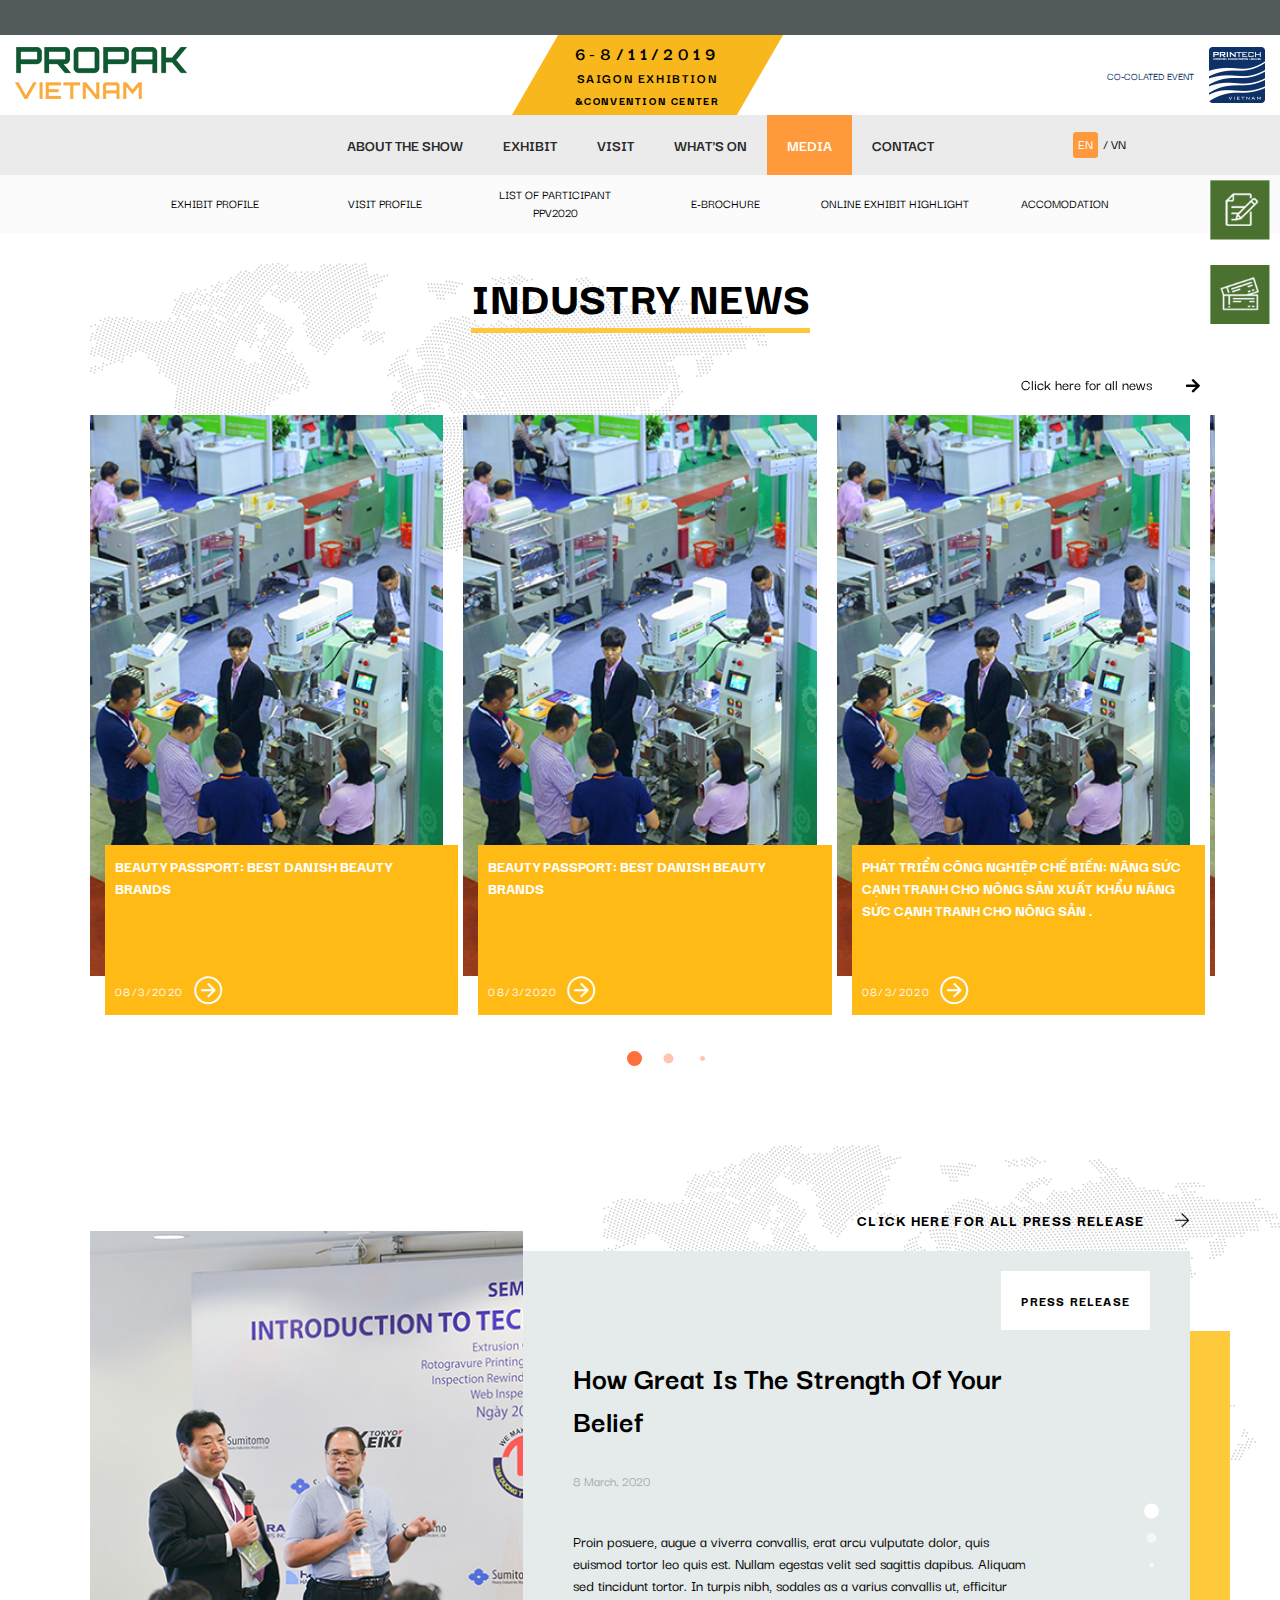
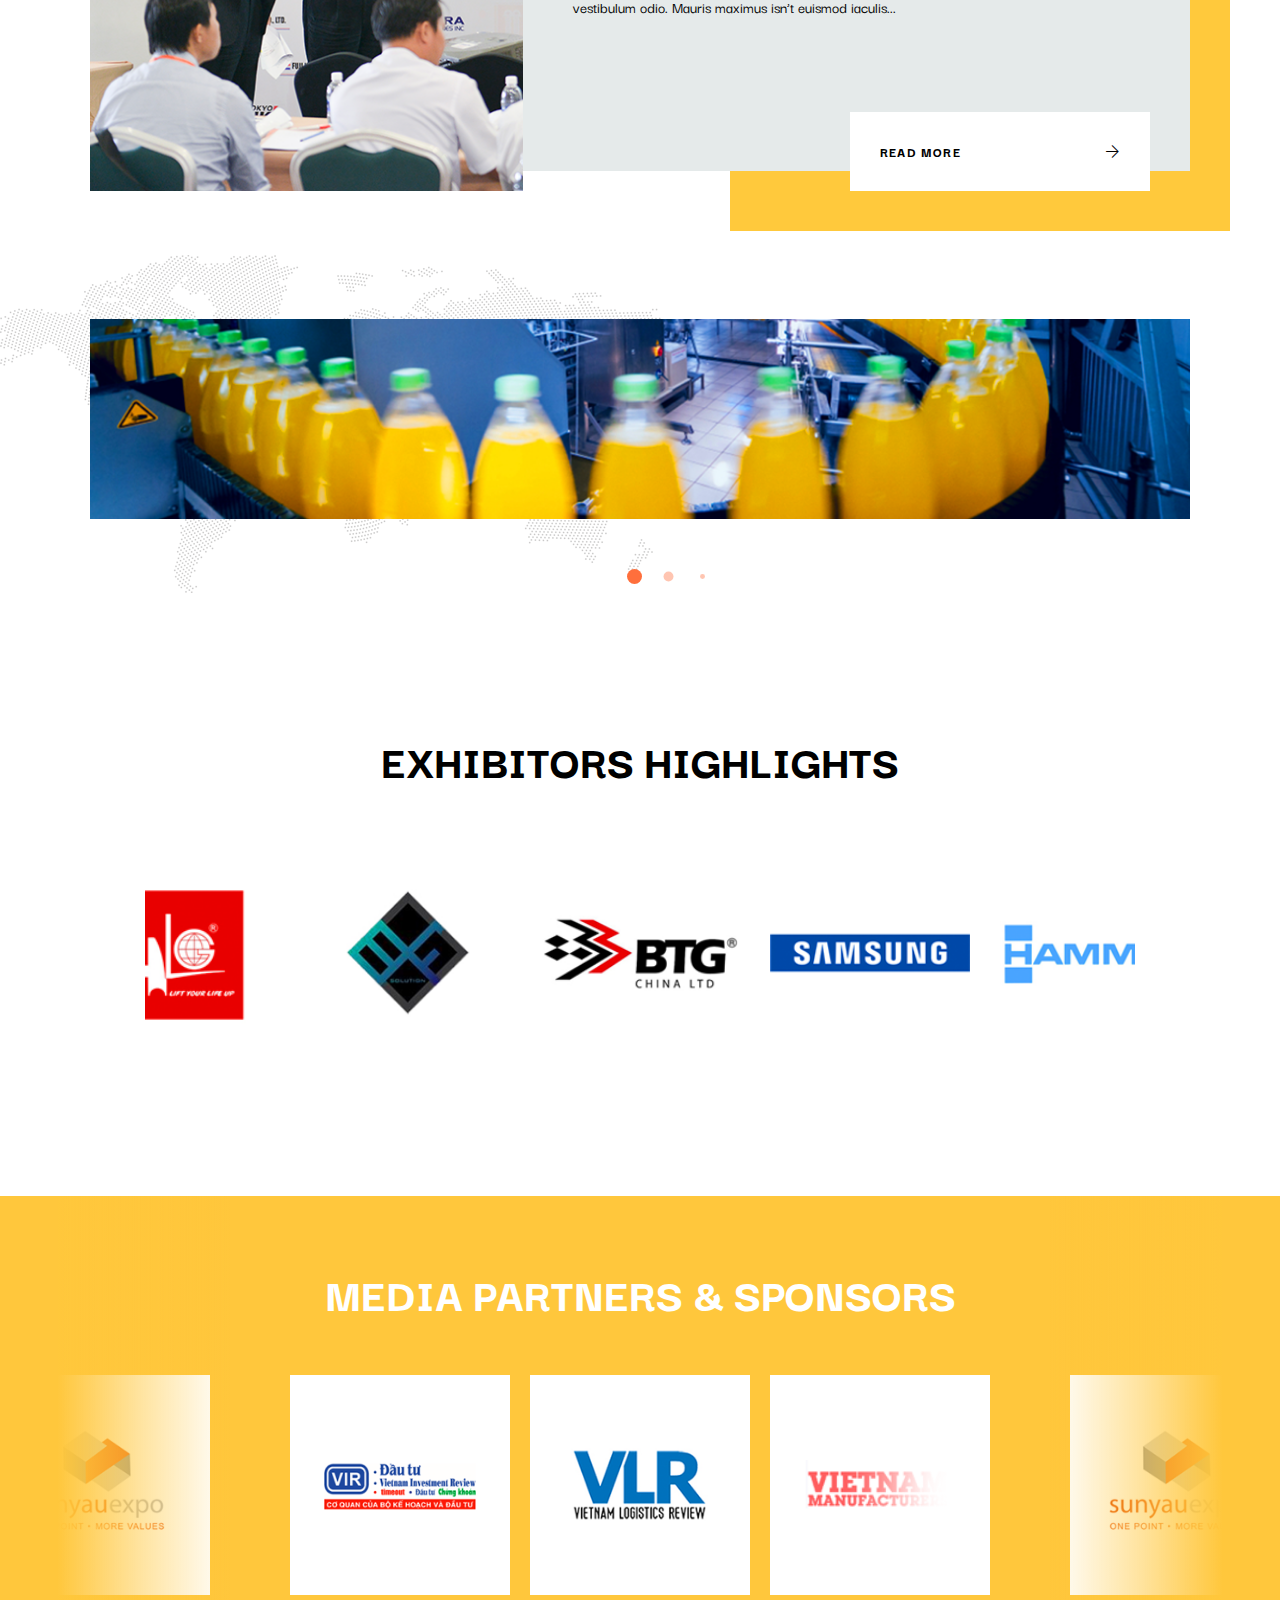
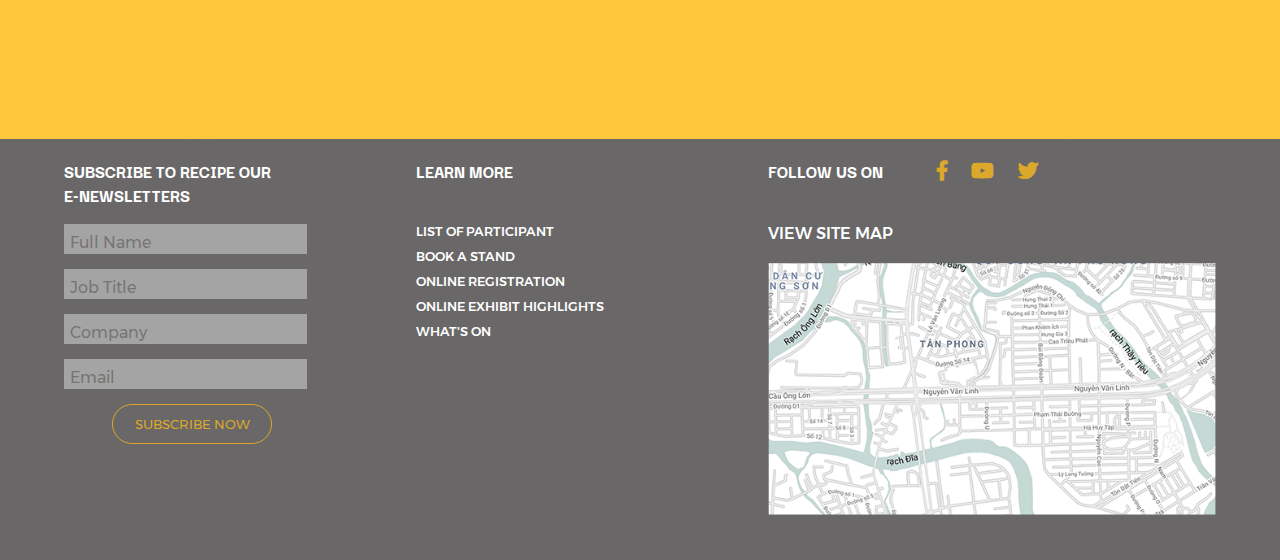
<file: industry-news.html>
<!DOCTYPE html>
<html lang="en">

<head>
    <meta charset="UTF-8">
    <meta name="viewport" content="width=device-width, initial-scale=1.0">
    <meta http-equiv="X-UA-Compatible" content="ie=edge">
    <link rel="stylesheet" href="css/font.css" />
    <link rel="stylesheet" href="css/main.css" />
    <link rel="stylesheet" href="css/navbar.css" />
    <link rel="stylesheet" href="css/footer.css" />
    <link rel="stylesheet" href="css/homepage.css" />
    <link rel="stylesheet" href="css/homepage-responsive.css" />
    <link rel="stylesheet" href="css/industry-news.css">
    <link rel="stylesheet" href="swiper/swiper.css" />
    <link rel="stylesheet" href="fontawesome/css/all.css" />
    <title>PPVN Static Site</title>
</head>

<body>
    <div class="fixed-icons">
        <a href="application-form.html"> <img src="images/book a stand.png" alt="" /> </a>
        <a href="application-form.html"> <img src="images/registry.png" alt="" /> </a>
    </div>
    <!-- DESKTOP HEADER & NAV -->
    <div id="informa_header" lang="en-US"></div>

    <header class="top-header">
        <a href="index.html" class="logo">
            <img src="images/logo.png" alt="" />
        </a>
        <div class="show-time">
            <div class="bg-overlay"></div>
            <div class="time">6-8/11/2019</div>
            <div class="name">
                <span class="top"> SAIGON EXHIBTION </span> <br />
                <span class="bottom"> &CONVENTION CENTER</span>
            </div>
        </div>
        <div class="printech">
            <div class="text">
                CO-COLATED EVENT
            </div>
            <img src="images/printech.png" alt="" />
        </div>
    </header>

    <nav class="navbar desktop-nav">
        <div class="max-width-wrapper">
            <a class="logo">
                <img src="images/logo.png" alt="" />
            </a>

            <div class="menu-trigger">
                <i class="fas fa-bars"></i>
            </div>
            <div class="language">
                <span class="en active">
                    EN
                </span>
                /
                <span class="vn">
                    VN
                </span>
            </div>
            <div class="nav-item-container">
                <a href="about-the-show.html">
                    <span class="nav-item">
                        ABOUT THE SHOW
                    </span>
                </a>
            </div>
            <div class="nav-item-container">
                <a href="exhibit.html">
                    <span class="nav-item">
                        EXHIBIT
                    </span>
                </a>
            </div>
            <div class="nav-item-container">
                <a href="all-news-page.html">
                    <span class="nav-item">
                        VISIT
                    </span>
                </a>
            </div>
            <div class="nav-item-container">
                <a href="what-on.html">
                    <span class="nav-item">
                        WHAT'S ON
                    </span>
                </a>
            </div>
            <div class="nav-item-container">
                <a href="industry-news.html">
                    <span class="nav-item active">
                        MEDIA
                    </span>
                </a>
            </div>
            <div class="nav-item-container">
                <a href="application-form.html">
                    <span class="nav-item">
                        CONTACT
                    </span>
                </a>
            </div>
        </div>
        <div class="sub-menu-container">
            <a class="sub-menu-item">
                <div>
                    EXHIBIT PROFILE
                </div>
            </a>
            <a class="sub-menu-item">
                <div>
                    VISIT PROFILE
                </div>
            </a>
            <a class="sub-menu-item">
                <div>
                    LIST OF PARTICIPANT PPV2020
                </div>
            </a>
            <a class="sub-menu-item">
                <div>
                    E-BROCHURE
                </div>
            </a>
            <a class="sub-menu-item">
                <div>
                    ONLINE EXHIBIT HIGHLIGHT
                </div>
            </a>
            <a class="sub-menu-item">
                <div>
                    ACCOMODATION
                </div>
            </a>
        </div>
    </nav>
    <!-- MOBILE NAV -->
    <nav class="mobile-nav">
        <div class="close-trigger">
            <i class="fas fa-times"></i>
        </div>
        <div class="nav-item-container">
            <span class="nav-item">
                ABOUT THE SHOW
            </span>
            <div class="sub-menu-container">
                <a class="sub-menu-item">EXHIBIT PROFILE</a>
                <a class="sub-menu-item">VISIT PROFILE</a>
                <a class="sub-menu-item">LIST OF PARTICIPANT PPV2020</a>
                <a class="sub-menu-item">E-BROCHUE</a>
                <a class="sub-menu-item">ONLINE EXHIBIT HIGHLIGHT</a>
                <a class="sub-menu-item">ACCOMODATION</a>
            </div>
        </div>
        <div class="nav-item-container">
            <span class="nav-item">
                EXHIBIT
            </span>
            <div class="sub-menu-container">
                <a class="sub-menu-item">1 EXHIBIT PROFILE</a>
                <a class="sub-menu-item">VISIT PROFILE</a>
                <a class="sub-menu-item">LIST OF PARTICIPANT PPV2020</a>
                <a class="sub-menu-item">E-BROCHUE</a>
                <a class="sub-menu-item">ONLINE EXHIBIT HIGHLIGHT</a>
                <a class="sub-menu-item">ACCOMODATION</a>
            </div>
        </div>
        <div class="nav-item-container">
            <span class="nav-item" href="">
                VISIT
            </span>
            <div class="sub-menu-container">
                <a class="sub-menu-item">EXHIBIT PROFILE</a>
                <a class="sub-menu-item">VISIT PROFILE</a>
                <a class="sub-menu-item">LIST OF PARTICIPANT PPV2020</a>
                <a class="sub-menu-item">E-BROCHUE</a>
                <a class="sub-menu-item">ONLINE EXHIBIT HIGHLIGHT</a>
                <a class="sub-menu-item">ACCOMODATION</a>
            </div>
        </div>
        <div class="nav-item-container">
            <span class="nav-item" href="">
                WHAT'S ON
            </span>
            <div class="sub-menu-container">
                <a class="sub-menu-item">EXHIBIT PROFILE</a>
                <a class="sub-menu-item">VISIT PROFILE</a>
                <a class="sub-menu-item">LIST OF PARTICIPANT PPV2020</a>
                <a class="sub-menu-item">E-BROCHUE</a>
                <a class="sub-menu-item">ONLINE EXHIBIT HIGHLIGHT</a>
                <a class="sub-menu-item">ACCOMODATION</a>
            </div>
        </div>
        <div class="nav-item-container">
            <span class="nav-item" href="">
                MEDIA
            </span>
            <div class="sub-menu-container">
                <a class="sub-menu-item">EXHIBIT PROFILE</a>
                <a class="sub-menu-item">VISIT PROFILE</a>
                <a class="sub-menu-item">LIST OF PARTICIPANT PPV2020</a>
                <a class="sub-menu-item">E-BROCHUE</a>
                <a class="sub-menu-item">ONLINE EXHIBIT HIGHLIGHT</a>
                <a class="sub-menu-item">ACCOMODATION</a>
            </div>
        </div>
        <div class="nav-item-container">
            <span class="nav-item" href="">
                CONTACT
            </span>
            <div class="sub-menu-container">
                <a class="sub-menu-item">EXHIBIT PROFILE</a>
                <a class="sub-menu-item">VISIT PROFILE</a>
                <a class="sub-menu-item">LIST OF PARTICIPANT PPV2020</a>
                <a class="sub-menu-item">E-BROCHUE</a>
                <a class="sub-menu-item">ONLINE EXHIBIT HIGHLIGHT</a>
                <a class="sub-menu-item">ACCOMODATION</a>
            </div>
        </div>
    </nav>
    <div class="content-wrapper">
        <section class="section-container sub-industry-news industry-news">
            <div class="overflow-hidden right"></div>
            <div class="overflow-hidden left"></div>
            <div class="max-width-wrapper">
                <div class="industry-news-header">
                    <div>INDUSTRY NEWS</div>
                </div>
                <div class="industry-news-readall">
                    <a href="#">
                        Click here for all news
                        <span> <i class="fas fa-arrow-right"></i> </span>
                    </a>
                </div>
                <div class="swiper-container">
                    <div class="swiper-wrapper">
                        <div class="swiper-slide">
                            <div class="image-container">
                                <img class="image" src="images/homepage/inews4.png" alt="" />
                                <div class="description">
                                    <div class="header">
                                        BEAUTY PASSPORT: BEST DANISH BEAUTY BRANDS
                                    </div>
                                    <a class="readmore" href="new-in-detail.html">
                                        <div class="date">08/3/2020</div>
                                        <i class="fal fa-arrow-circle-right"></i>
                                    </a>
                                </div>
                            </div>
                        </div>
                        <div class="swiper-slide">
                            <div class="image-container">
                                <img class="image" src="images/homepage/inews4.png" alt="" />
                                <div class="description">
                                    <div class="header">
                                        BEAUTY PASSPORT: BEST DANISH BEAUTY BRANDS
                                    </div>
                                    <a class="readmore" href="new-in-detail.html">
                                        <div class="date">08/3/2020</div>
                                        <i class="fal fa-arrow-circle-right"></i>
                                    </a>
                                </div>
                            </div>
                        </div>
                        <div class="swiper-slide">
                            <div class="image-container">
                                <img class="image" src="images/homepage/inews4.png" alt="" />
                                <div class="description">
                                    <div class="header">
                                        PHÁT TRIỂN CÔNG NGHIỆP CHẾ BIẾN: NÂNG SỨC CẠNH TRANH CHO
                                        NÔNG SẢN XUẤT KHẨU NÂNG SỨC CẠNH TRANH CHO NÔNG SẢN .
                                    </div>
                                    <a class="readmore" href="new-in-detail.html">

                                        <div class="date">08/3/2020</div>
                                        <i class="fal fa-arrow-circle-right"></i>
                                    </a>
                                </div>
                            </div>
                        </div>
                        <div class="swiper-slide">
                            <div class="image-container">
                                <img class="image" src="images/homepage/inews4.png" alt="" />
                                <div class="description">
                                    <div class="header">
                                        BEAUTY PASSPORT: BEST DANISH BEAUTY BRANDS BEST DANISH
                                        BEAUTY BRANDS
                                    </div>
                                    <a class="readmore" href="new-in-detail.html">

                                        <div class="date">08/3/2020</div>
                                        <i class="fal fa-arrow-circle-right"></i>
                                    </a>
                                </div>
                            </div>
                        </div>
                        <div class="swiper-slide">
                            <div class="image-container">
                                <img class="image" src="images/homepage/inews4.png" alt="" />
                                <div class="description">
                                    <div class="header">
                                        BEAUTY PASSPORT: BEST DANISH BEAUTY BRANDS
                                    </div>
                                    <a class="readmore" href="new-in-detail.html">

                                        <div class="date">08/3/2020</div>
                                        <i class="fal fa-arrow-circle-right"></i>
                                    </a>
                                </div>
                            </div>
                        </div>
                        <div class="swiper-slide">
                            <div class="image-container">
                                <img class="image" src="images/homepage/inews4.png" alt="" />
                                <div class="description">
                                    <div class="header">
                                        BEAUTY PASSPORT: BEST DANISH BEAUTY BRANDS
                                    </div>
                                    <a class="readmore" href="new-in-detail.html">

                                        <div class="date">08/3/2020</div>
                                        <i class="fal fa-arrow-circle-right"></i>
                                    </a>
                                </div>
                            </div>
                        </div>
                        <div class="swiper-slide">
                            <div class="image-container">
                                <img class="image" src="images/homepage/inews4.png" alt="" />
                                <div class="description">
                                    <div class="header">
                                        BEAUTY PASSPORT: BEST DANISH BEAUTY BRANDS
                                    </div>
                                    <a class="readmore" href="new-in-detail.html">

                                        <div class="date">08/3/2020</div>
                                        <i class="fal fa-arrow-circle-right"></i>
                                    </a>
                                </div>
                            </div>
                        </div>
                        <div class="swiper-slide">
                            <div class="image-container">
                                <img class="image" src="images/homepage/inews4.png" alt="" />
                                <div class="description">
                                    <div class="header">
                                        BEAUTY PASSPORT: BEST DANISH BEAUTY BRANDS
                                    </div>
                                    <a class="readmore" href="new-in-detail.html">

                                        <div class="date">08/3/2020</div>
                                        <i class="fal fa-arrow-circle-right"></i>
                                    </a>
                                </div>
                            </div>
                        </div>
                        <div class="swiper-slide">
                            <div class="image-container">
                                <img class="image" src="images/homepage/inews4.png" alt="" />
                                <div class="description">
                                    <div class="header">
                                        BEAUTY PASSPORT: BEST DANISH BEAUTY BRANDS
                                    </div>
                                    <a class="readmore" href="new-in-detail.html">

                                        <div class="date">08/3/2020</div>
                                        <i class="fal fa-arrow-circle-right"></i>
                                    </a>
                                </div>
                            </div>
                        </div>
                        <div class="swiper-slide">
                            <div class="image-container">
                                <img class="image" src="images/homepage/inews4.png" alt="" />
                                <div class="description">
                                    <div class="header">
                                        BEAUTY PASSPORT: BEST DANISH BEAUTY BRANDS
                                    </div>
                                    <a class="readmore" href="new-in-detail.html">

                                        <div class="date">08/3/2020</div>
                                        <i class="fal fa-arrow-circle-right"></i>
                                    </a>
                                </div>
                            </div>
                        </div>
                        <div class="swiper-slide">
                            <div class="image-container">
                                <img class="image" src="images/homepage/inews4.png" alt="" />
                                <div class="description">
                                    <div class="header">
                                        BEAUTY PASSPORT: BEST DANISH BEAUTY BRANDS
                                    </div>
                                    <a class="readmore" href="new-in-detail.html">

                                        <div class="date">08/3/2020</div>
                                        <i class="fal fa-arrow-circle-right"></i>
                                    </a>
                                </div>
                            </div>
                        </div>
                    </div>
                    <!-- Add Pagination -->
                    <div class="swiper-pagination"></div>
                </div>
            </div>
        </section>
        <section class="section-container press-release">
            <div class="max-width-wrapper">
                <div class="all-press-release">
                    <div class="click-here">
                        CLICK HERE FOR ALL PRESS RELEASE
                    </div>
                    <i class="fal fa-arrow-right"></i>
                </div>
                <div class="bg-overlay">
                </div>
                <div class="swiper-container">

                    <div class="swiper-wrapper">
                        <div class="swiper-slide">
                            <div class="release-container">
                                <div class="left-column col">
                                    <img src="images/industryNews/releasebg.png" alt="">
                                </div>
                                <div class="right-column col">
                                    <div class="description">
                                        <img class="description-bg" src="images/industryNews/releasebg.png" alt="">
                                        <div class="header">How Great Is The Strength
                                            Of Your Belief</div>
                                        <div class="date">8 March, 2020</div>
                                        <div class="text">Proin posuere, augue a viverra convallis, erat arcu vulputate
                                            dolor, quis euismod tortor leo quis est. Nullam egestas velit sed sagittis
                                            dapibus. Aliquam sed tincidunt tortor. In turpis nibh, sodales as a varius
                                            convallis ut, efficitur vestibulum odio. Mauris maximus isn’t
                                            euismod iaculis...
                                        </div>
                                        <div class="top">
                                            PRESS RELEASE
                                        </div>
                                        <div class="bottom">
                                            <div class="read-more">
                                                READ MORE
                                            </div>
                                            <i class="fal fa-arrow-right"></i>
                                        </div>
                                    </div>
                                </div>
                            </div>
                        </div>
                        <div class="swiper-slide">
                            <div class="release-container">
                                <div class="left-column col">
                                    <img src="images/industryNews/releasebg.png" alt="">
                                </div>
                                <div class="right-column col">
                                    <div class="description">
                                        <img class="description-bg" src="images/industryNews/releasebg.png" alt="">
                                        <div class="header">How Great Is The Strength
                                            Of Your Belief</div>
                                        <div class="date">8 March, 2020</div>
                                        <div class="text">Proin posuere, augue a viverra convallis, erat arcu vulputate
                                            dolor, quis euismod tortor leo quis est. Nullam egestas velit sed sagittis
                                            dapibus. Aliquam sed tincidunt tortor. In turpis nibh, sodales as a varius
                                            convallis ut, efficitur vestibulum odio. Mauris maximus isn’t
                                            euismod iaculis...
                                        </div>
                                        <div class="top">
                                            PRESS RELEASE
                                        </div>
                                        <div class="bottom">
                                            <div class="read-more">
                                                READ MORE
                                            </div>
                                            <i class="fal fa-arrow-right"></i>
                                        </div>
                                    </div>
                                </div>
                            </div>
                        </div>
                        <div class="swiper-slide">
                            <div class="release-container">
                                <div class="left-column col">
                                    <img src="images/industryNews/releasebg.png" alt="">
                                </div>
                                <div class="right-column col">
                                    <div class="description">
                                        <img class="description-bg" src="images/industryNews/releasebg.png" alt="">
                                        <div class="header">How Great Is The Strength
                                            Of Your Belief</div>
                                        <div class="date">8 March, 2020</div>
                                        <div class="text">Proin posuere, augue a viverra convallis, erat arcu vulputate
                                            dolor, quis euismod tortor leo quis est. Nullam egestas velit sed sagittis
                                            dapibus. Aliquam sed tincidunt tortor. In turpis nibh, sodales as a varius
                                            convallis ut, efficitur vestibulum odio. Mauris maximus isn’t
                                            euismod iaculis...
                                        </div>
                                        <div class="top">
                                            PRESS RELEASE
                                        </div>
                                        <div class="bottom">
                                            <div class="read-more">
                                                READ MORE
                                            </div>
                                            <i class="fal fa-arrow-right"></i>
                                        </div>
                                    </div>
                                </div>
                            </div>
                        </div>
                        <div class="swiper-slide">
                            <div class="release-container">
                                <div class="left-column col">
                                    <img src="images/industryNews/releasebg.png" alt="">
                                </div>
                                <div class="right-column col">
                                    <div class="description">
                                        <img class="description-bg" src="images/industryNews/releasebg.png" alt="">
                                        <div class="header">How Great Is The Strength
                                            Of Your Belief</div>
                                        <div class="date">8 March, 2020</div>
                                        <div class="text">Proin posuere, augue a viverra convallis, erat arcu vulputate
                                            dolor, quis euismod tortor leo quis est. Nullam egestas velit sed sagittis
                                            dapibus. Aliquam sed tincidunt tortor. In turpis nibh, sodales as a varius
                                            convallis ut, efficitur vestibulum odio. Mauris maximus isn’t
                                            euismod iaculis...
                                        </div>
                                        <div class="top">
                                            PRESS RELEASE
                                        </div>
                                        <div class="bottom">
                                            <div class="read-more">
                                                READ MORE
                                            </div>
                                            <i class="fal fa-arrow-right"></i>
                                        </div>
                                    </div>
                                </div>
                            </div>
                        </div>
                        <div class="swiper-slide">
                            <div class="release-container">
                                <div class="left-column col">
                                    <img src="images/industryNews/releasebg.png" alt="">
                                </div>
                                <div class="right-column col">
                                    <div class="description">
                                        <img class="description-bg" src="images/industryNews/releasebg.png" alt="">
                                        <div class="header">How Great Is The Strength
                                            Of Your Belief</div>
                                        <div class="date">8 March, 2020</div>
                                        <div class="text">Proin posuere, augue a viverra convallis, erat arcu vulputate
                                            dolor, quis euismod tortor leo quis est. Nullam egestas velit sed sagittis
                                            dapibus. Aliquam sed tincidunt tortor. In turpis nibh, sodales as a varius
                                            convallis ut, efficitur vestibulum odio. Mauris maximus isn’t
                                            euismod iaculis...
                                        </div>
                                        <div class="top">
                                            PRESS RELEASE
                                        </div>
                                        <div class="bottom">
                                            <div class="read-more">
                                                READ MORE
                                            </div>
                                            <i class="fal fa-arrow-right"></i>
                                        </div>
                                    </div>
                                </div>
                            </div>
                        </div>
                    </div>
                    <!-- Add Pagination -->
                    <div class="swiper-pagination"></div>
                </div>
            </div>
        </section>
        <section class="section-container sub-industry-news banner">
            <div class="max-width-wrapper">
                <div class="swiper-container">
                    <div class="swiper-wrapper">
                        <div class="swiper-slide">
                            <img class="image" src="images/homepage/banner.png" alt="" />
                        </div>
                        <div class="swiper-slide">
                            <img class="image" src="images/homepage/banner.png" alt="" />
                        </div>
                        <div class="swiper-slide">
                            <img class="image" src="images/homepage/banner.png" alt="" />
                        </div>
                        <div class="swiper-slide">
                            <img class="image" src="images/homepage/banner.png" alt="" />
                        </div>
                        <div class="swiper-slide">
                            <img class="image" src="images/homepage/banner.png" alt="" />
                        </div>
                        <div class="swiper-slide">
                            <img class="image" src="images/homepage/banner.png" alt="" />
                        </div>
                        <div class="swiper-slide">
                            <img class="image" src="images/homepage/banner.png" alt="" />
                        </div>
                    </div>
                    <!-- Add Pagination -->
                    <div class="swiper-pagination"></div>
                </div>
            </div>
        </section>

        <section class="section-container exhibitors">
            <div class="max-width-wrapper">
                <div class="header">
                    EXHIBITORS HIGHLIGHTS
                </div>
                <div class="slide-wraper">
                    <div class="swiper-container">
                        <div class="swiper-wrapper">
                            <div class="swiper-slide">
                                <img class="image" src="images/homepage/logo2.png" alt="" />
                            </div>
                            <div class="swiper-slide">
                                <img class="image" src="images/homepage/logo3.png" alt="" />
                            </div>
                            <div class="swiper-slide">
                                <img class="image" src="images/homepage/logo4.png" alt="" />
                            </div>
                            <div class="swiper-slide">
                                <img class="image" src="images/homepage/logo5.png" alt="" />
                            </div>
                            <div class="swiper-slide">
                                <img class="image" src="images/homepage/logo6.png" alt="" />
                            </div>

                        </div>
                        <!-- Add Arrows -->

                        <!-- <div class="swiper-button-next">
                            <i class="fal fa-long-arrow-right"></i>
                        </div>
                        <div class="swiper-button-prev">
                            <i class="fal fa-long-arrow-left"></i>
                        </div> -->
                        <!-- Add Pagination -->
                        <!-- <div class="swiper-pagination"></div> -->
                    </div>
                </div>
            </div>
        </section>

        <section class="section-container partners">
            <div class="max-width-wrapper">
                <div class="header">
                    MEDIA PARTNERS & SPONSORS
                </div>
                <div class="swiper-container">
                    <div class="swiper-wrapper">
                        <div class="swiper-slide">
                            <div class="logo">
                                <img class="image" src="images/homepage/logopa1.png" alt="" />
                            </div>
                            <div class="logo">
                                <img class="image" src="images/homepage/logopa2.png" alt="" />
                            </div>
                            <div class="logo">
                                <img class="image" src="images/homepage/logopa3.png" alt="" />
                            </div>
                        </div>
                        <div class="swiper-slide">
                            <div class="logo">
                                <img class="image" src="images/homepage/logopa4.png" alt="" />
                            </div>
                            <div class="logo">
                                <img class="image" src="images/homepage/logopa1.png" alt="" />
                            </div>
                            <div class="logo">
                                <img class="image" src="images/homepage/logopa5.png" alt="" />
                            </div>
                        </div>
                        <div class="swiper-slide">
                            <div class="logo">
                                <img class="image" src="images/homepage/logopa1.png" alt="" />
                            </div>
                            <div class="logo">
                                <img class="image" src="images/homepage/logopa2.png" alt="" />
                            </div>
                            <div class="logo">
                                <img class="image" src="images/homepage/logopa3.png" alt="" />
                            </div>
                        </div>
                        <div class="swiper-slide">
                            <div class="logo">
                                <img class="image" src="images/homepage/logopa4.png" alt="" />
                            </div>
                            <div class="logo">
                                <img class="image" src="images/homepage/logopa5.png" alt="" />
                            </div>
                            <div class="logo">
                                <img class="image" src="images/homepage/logopa1.png" alt="" />
                            </div>
                        </div>
                        <div class="swiper-slide">
                            <div class="logo">
                                <img class="image" src="images/homepage/logopa2.png" alt="" />
                            </div>
                            <div class="logo">
                                <img class="image" src="images/homepage/logopa3.png" alt="" />
                            </div>
                            <div class="logo">
                                <img class="image" src="images/homepage/logopa4.png" alt="" />
                            </div>
                        </div>
                    </div>
                    <!-- Add Arrows -->
                    <!-- 
                    <div class="swiper-button-next">
                        <i class="fal fa-long-arrow-right"></i>
                    </div>
                    <div class="swiper-button-prev">
                        <i class="fal fa-long-arrow-left"></i>
                    </div> -->
                    <!-- Add Pagination -->
                    <!-- <div class="swiper-pagination"></div> -->
                </div>
            </div>
            <div class="overlay-left"></div>
            <div class="overlay-right"></div>
        </section>
    </div>
    <footer class="in-site-footer">
        <div class="top-footer">
            <div class="col col-1">
                <div class="header-text">SUBSCRIBE TO RECIPE OUR <br> E-NEWSLETTERS</div>
                <input type="text" placeholder="Full Name" />
                <input type="text" placeholder="Job Title" />
                <input type="text" placeholder="Company" />
                <input type="text" placeholder="Email" />
                <button type="submit">SUBSCRIBE NOW</button>
            </div>
            <div class="col col-2">
                <div class="header-text">LEARN MORE</div>
                <a href="">LIST OF PARTICIPANT</a>
                <a href="">BOOK A STAND</a>
                <a href="">ONLINE REGISTRATION</a>
                <a href="">ONLINE EXHIBIT HIGHLIGHTS</a>
                <a href="">WHAT'S ON</a>
            </div>
            <div class="col col-3">
                <div class="header-text">
                    FOLLOW US ON
                    <span class="socials">
                        <i class="fab fa-facebook-f"></i>
                        <i class="fab fa-youtube"></i>
                        <i class="fab fa-twitter"></i>
                    </span>
                </div>
                <div class="map-header">
                    VIEW SITE MAP
                </div>
                <div class="site-map">
                    <a href="">
                        <img src="images/footer/sitemap.png" alt="" />
                    </a>
                </div>
            </div>
        </div>
    </footer>
    <div id="informa_footer" lang="en-US" ppLink="HK"></div>
</body>
<script src="https://code.jquery.com/jquery-3.4.1.min.js"
    integrity="sha256-CSXorXvZcTkaix6Yvo6HppcZGetbYMGWSFlBw8HfCJo=" crossorigin="anonymous"></script>
<script src="swiper/swiper.min.js"></script>
<script src="js/main.js"></script>
<script src="js/industryNews.js"></script>
<script src="//event-site.informamarkets-info.com/informa/contentscript.js"></script>

</html>
</file>
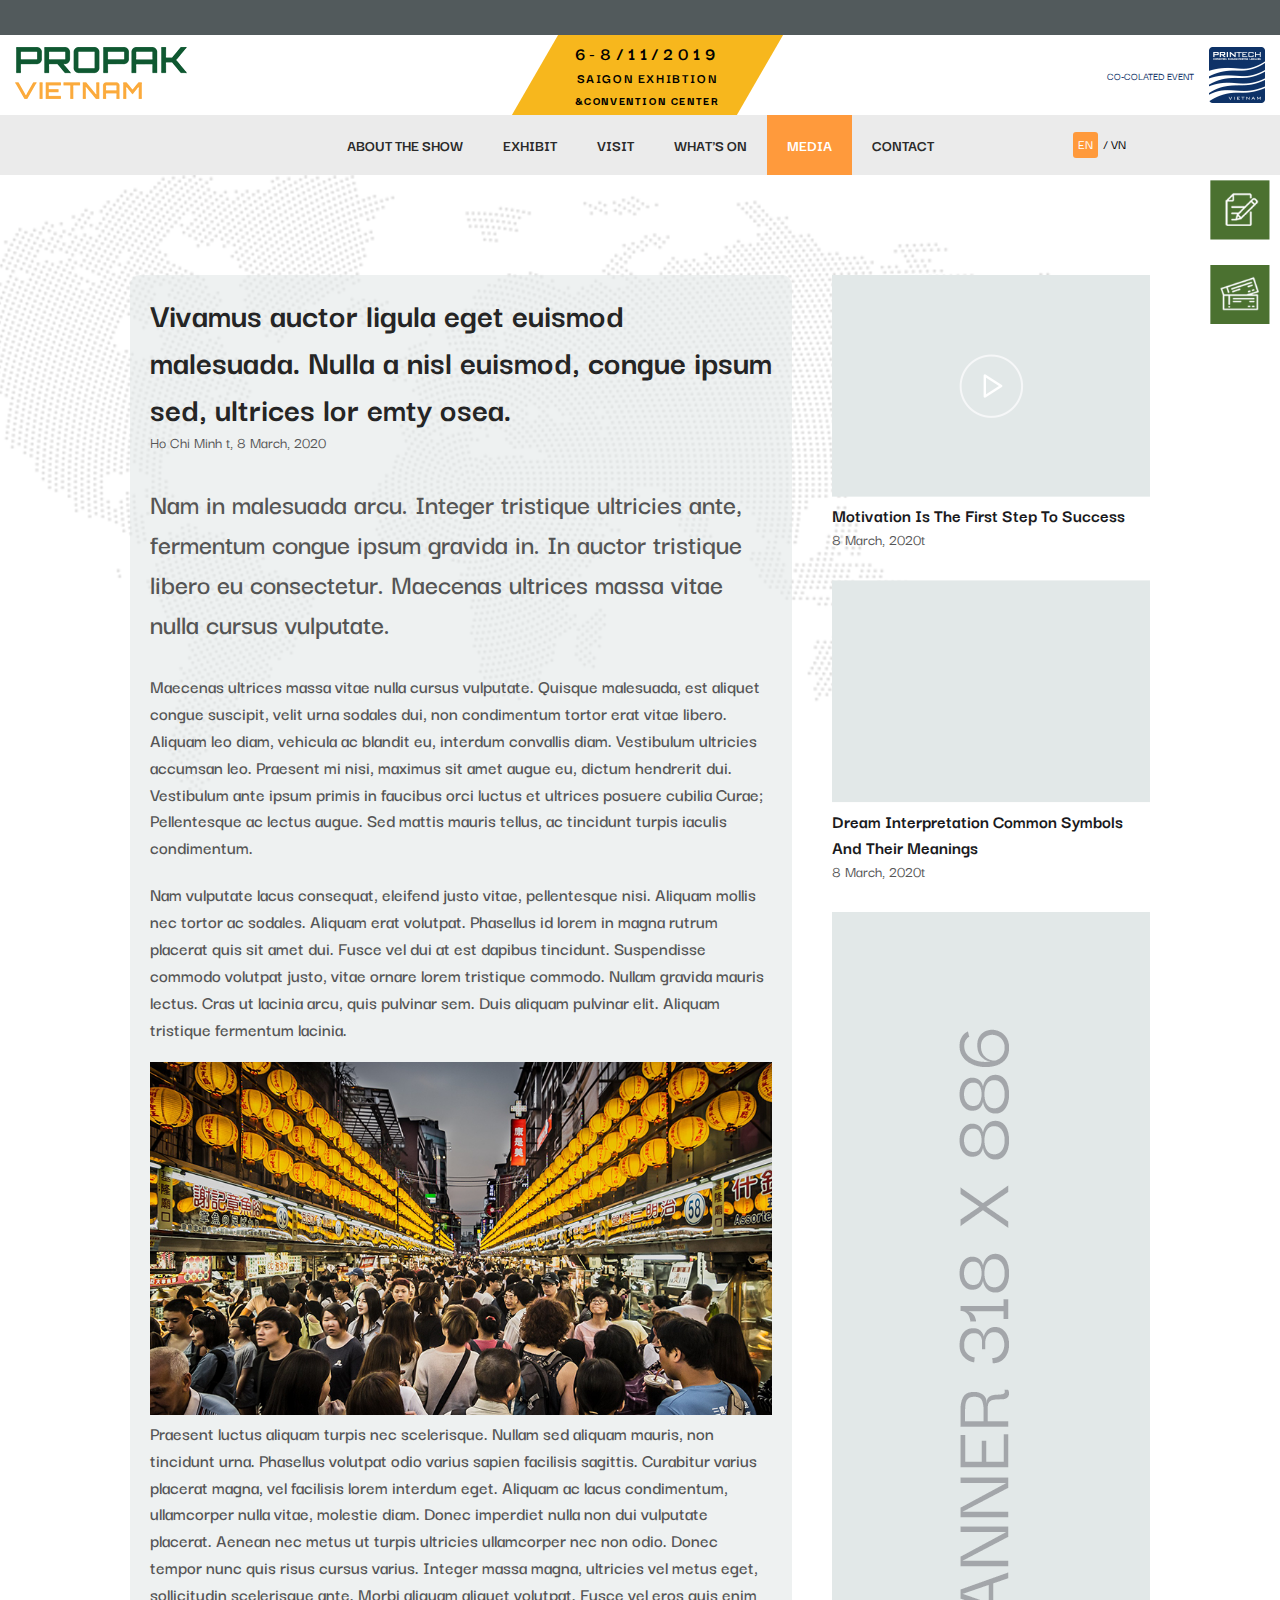
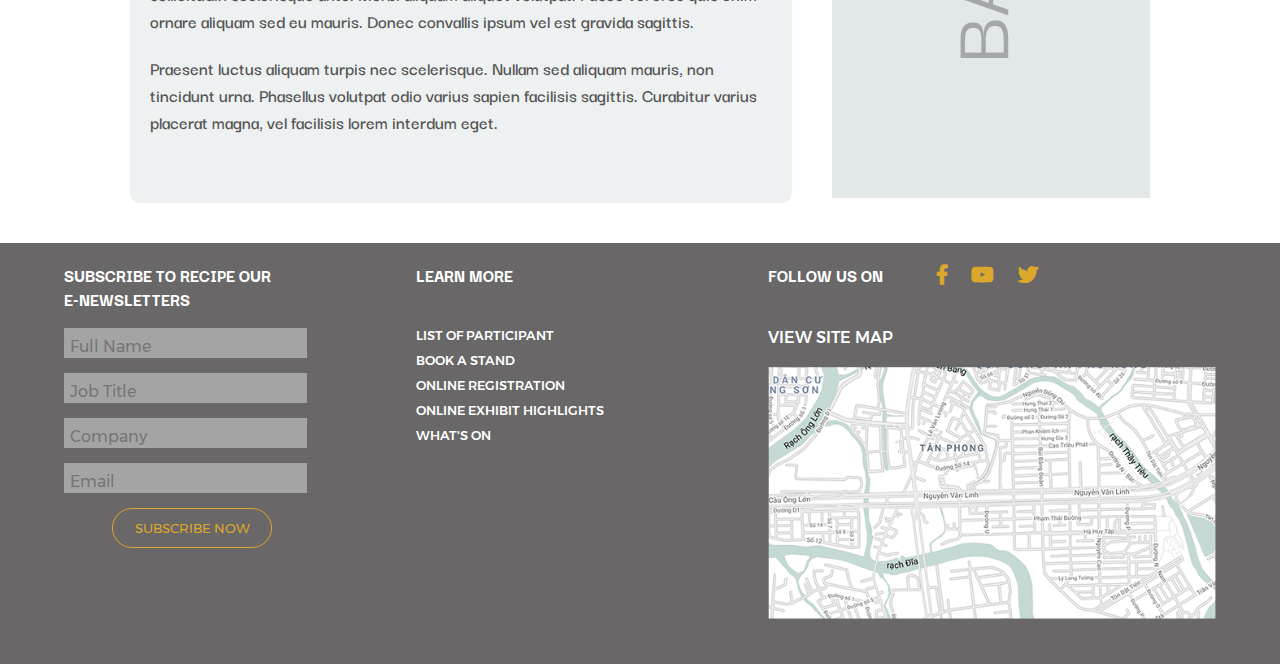
<file: new-in-detail.html>
<!DOCTYPE html>
<html lang="en">

<head>
  <meta charset="UTF-8" />
  <meta name="viewport" content="width=device-width, initial-scale=1.0" />
  <meta http-equiv="X-UA-Compatible" content="ie=edge" />
  <title>PPVN Static Site</title>
  <link rel="stylesheet" href="css/font.css" />
  <link rel="stylesheet" href="css/main.css" />
  <link rel="stylesheet" href="css/navbar.css" />
  <link rel="stylesheet" href="css/footer.css" />
  <link rel="stylesheet" href="css/news-in-detail.css" />
  <link rel="stylesheet" href="fontawesome/css/all.css" />
</head>

<body>
  <div class="fixed-icons">
    <a href=""> <img src="images/book a stand.png" alt="" /> </a>
    <a href=""> <img src="images/registry.png" alt="" /> </a>
  </div>
  <!-- DESKTOP HEADER & NAV -->
  <div id="informa_header" lang="en-US"></div>
  <header class="top-header">
    <a class="logo">
      <img src="images/logo.png" alt="" />
    </a>
    <div class="show-time">
      <div class="bg-overlay"></div>
      <div class="time">6-8/11/2019</div>
      <div class="name">
        <span class="top"> SAIGON EXHIBTION </span> <br />
        <span class="bottom"> &CONVENTION CENTER</span>
      </div>
    </div>
    <div class="printech">
      <div class="text">
        CO-COLATED EVENT
      </div>
      <img src="images/printech.png" alt="" />
    </div>
  </header>

  <nav class="navbar desktop-nav">
    <div class="max-width-wrapper">
      <a class="logo">
        <img src="images/logo.png" alt="" />
      </a>

      <div class="menu-trigger">
        <i class="fas fa-bars"></i>
      </div>
      <div class="language">
        <span class="en active">
          EN
        </span>
        /
        <span class="vn">
          VN
        </span>
      </div>
      <div class="nav-item-container">
        <span class="nav-item">
          ABOUT THE SHOW
        </span>
      </div>
      <div class="nav-item-container">
        <span class="nav-item">
          EXHIBIT
        </span>
      </div>
      <div class="nav-item-container">
        <span class="nav-item">
          VISIT
        </span>
      </div>
      <div class="nav-item-container">
        <span class="nav-item">
          WHAT'S ON
        </span>
      </div>
      <div class="nav-item-container ">
        <span class="nav-item active">
          MEDIA
        </span>
      </div>
      <div class="nav-item-container">
        <span class="nav-item">
          CONTACT
        </span>
      </div>
    </div>
  </nav>
  <!-- MOBILE NAV -->
  <nav class="mobile-nav">
    <div class="close-trigger">
      <i class="fas fa-times"></i>
    </div>
    <div class="nav-item-container">
      <span class="nav-item">
        ABOUT THE SHOW
      </span>
      <div class="sub-menu-container">
        <a class="sub-menu-item">EXHIBIT PROFILE</a>
        <a class="sub-menu-item">VISIT PROFILE</a>
        <a class="sub-menu-item">LIST OF PARTICIPANT PPV2020</a>
        <a class="sub-menu-item">E-BROCHUE</a>
        <a class="sub-menu-item">ONLINE EXHIBIT HIGHLIGHT</a>
        <a class="sub-menu-item">ACCOMODATION</a>
      </div>
    </div>
    <div class="nav-item-container">
      <span class="nav-item">
        EXHIBIT
      </span>
      <div class="sub-menu-container">
        <a class="sub-menu-item">1 EXHIBIT PROFILE</a>
        <a class="sub-menu-item">VISIT PROFILE</a>
        <a class="sub-menu-item">LIST OF PARTICIPANT PPV2020</a>
        <a class="sub-menu-item">E-BROCHUE</a>
        <a class="sub-menu-item">ONLINE EXHIBIT HIGHLIGHT</a>
        <a class="sub-menu-item">ACCOMODATION</a>
      </div>
    </div>
    <div class="nav-item-container">
      <span class="nav-item" href="">
        VISIT
      </span>
      <div class="sub-menu-container">
        <a class="sub-menu-item">EXHIBIT PROFILE</a>
        <a class="sub-menu-item">VISIT PROFILE</a>
        <a class="sub-menu-item">LIST OF PARTICIPANT PPV2020</a>
        <a class="sub-menu-item">E-BROCHUE</a>
        <a class="sub-menu-item">ONLINE EXHIBIT HIGHLIGHT</a>
        <a class="sub-menu-item">ACCOMODATION</a>
      </div>
    </div>
    <div class="nav-item-container">
      <span class="nav-item" href="">
        WHAT'S ON
      </span>
      <div class="sub-menu-container">
        <a class="sub-menu-item">EXHIBIT PROFILE</a>
        <a class="sub-menu-item">VISIT PROFILE</a>
        <a class="sub-menu-item">LIST OF PARTICIPANT PPV2020</a>
        <a class="sub-menu-item">E-BROCHUE</a>
        <a class="sub-menu-item">ONLINE EXHIBIT HIGHLIGHT</a>
        <a class="sub-menu-item">ACCOMODATION</a>
      </div>
    </div>
    <div class="nav-item-container">
      <span class="nav-item" href="">
        MEDIA
      </span>
      <div class="sub-menu-container">
        <a class="sub-menu-item">EXHIBIT PROFILE</a>
        <a class="sub-menu-item">VISIT PROFILE</a>
        <a class="sub-menu-item">LIST OF PARTICIPANT PPV2020</a>
        <a class="sub-menu-item">E-BROCHUE</a>
        <a class="sub-menu-item">ONLINE EXHIBIT HIGHLIGHT</a>
        <a class="sub-menu-item">ACCOMODATION</a>
      </div>
    </div>
    <div class="nav-item-container">
      <span class="nav-item" href="">
        CONTACT
      </span>
      <div class="sub-menu-container">
        <a class="sub-menu-item">EXHIBIT PROFILE</a>
        <a class="sub-menu-item">VISIT PROFILE</a>
        <a class="sub-menu-item">LIST OF PARTICIPANT PPV2020</a>
        <a class="sub-menu-item">E-BROCHUE</a>
        <a class="sub-menu-item">ONLINE EXHIBIT HIGHLIGHT</a>
        <a class="sub-menu-item">ACCOMODATION</a>
      </div>
    </div>
  </nav>
  <!-- MAIN CONTENT -->
  <div class="content-wrapper">
    <section class="news-in-detail">
      <div class="max-width-wrapper">
        <div class="main-content">
          <div class="header">
            Vivamus auctor ligula eget euismod malesuada. Nulla a nisl
            euismod, congue ipsum sed, ultrices lor emty osea.
          </div>
          <div class="time">
            Ho Chi Minh t, 8 March, 2020
          </div>
          <div class="sub-title">
            Nam in malesuada arcu. Integer tristique ultricies ante, fermentum
            congue ipsum gravida in. In auctor tristique libero eu
            consectetur. Maecenas ultrices massa vitae nulla cursus vulputate.
          </div>
          <div class="text">
            Maecenas ultrices massa vitae nulla cursus vulputate. Quisque
            malesuada, est aliquet congue suscipit, velit urna sodales dui,
            non condimentum tortor erat vitae libero. Aliquam leo diam,
            vehicula ac blandit eu, interdum convallis diam. Vestibulum
            ultricies accumsan leo. Praesent mi nisi, maximus sit amet augue
            eu, dictum hendrerit dui. Vestibulum ante ipsum primis in faucibus
            orci luctus et ultrices posuere cubilia Curae; Pellentesque ac
            lectus augue. Sed mattis mauris tellus, ac tincidunt turpis
            iaculis condimentum.
          </div>
          <div class="text">
            Nam vulputate lacus consequat, eleifend justo vitae, pellentesque
            nisi. Aliquam mollis nec tortor ac sodales. Aliquam erat volutpat.
            Phasellus id lorem in magna rutrum placerat quis sit amet dui.
            Fusce vel dui at est dapibus tincidunt. Suspendisse commodo
            volutpat justo, vitae ornare lorem tristique commodo. Nullam
            gravida mauris lectus. Cras ut lacinia arcu, quis pulvinar sem.
            Duis aliquam pulvinar elit. Aliquam tristique fermentum lacinia.
          </div>
          <img src="images/newsInDetail/night-market.png" alt="" />
          <div class="text">
            Praesent luctus aliquam turpis nec scelerisque. Nullam sed aliquam
            mauris, non tincidunt urna. Phasellus volutpat odio varius sapien
            facilisis sagittis. Curabitur varius placerat magna, vel facilisis
            lorem interdum eget. Aliquam ac lacus condimentum, ullamcorper
            nulla vitae, molestie diam. Donec imperdiet nulla non dui
            vulputate placerat. Aenean nec metus ut turpis ultricies
            ullamcorper nec non odio. Donec tempor nunc quis risus cursus
            varius. Integer massa magna, ultricies vel metus eget,
            sollicitudin scelerisque ante. Morbi aliquam aliquet volutpat.
            Fusce vel eros quis enim ornare aliquam sed eu mauris. Donec
            convallis ipsum vel est gravida sagittis.
          </div>
          <div class="text">
            Praesent luctus aliquam turpis nec scelerisque. Nullam sed aliquam
            mauris, non tincidunt urna. Phasellus volutpat odio varius sapien
            facilisis sagittis. Curabitur varius placerat magna, vel facilisis
            lorem interdum eget.
          </div>
        </div>
        <aside>
          <div class="new">
            <div class="thumbnail">
              <img src="images/newsInDetail/playthumbnail.png" alt="" />
            </div>
            <div class="header">
              Motivation Is The First Step To Success
            </div>
            <div class="time">8 March, 2020t</div>
          </div>
          <div class="new">
            <div class="thumbnail">
              <img src="images/newsInDetail/imagethumbnail.png" alt="" />
            </div>
            <div class="header">
              Dream Interpretation Common Symbols And Their Meanings
            </div>
            <div class="time">8 March, 2020t</div>
          </div>
          <div class="banner">
            <img src="images/newsInDetail/sidebanner.png" alt="">
          </div>
        </aside>
      </div>
    </section>
  </div>
  <!--FOOTER-->
  <footer class="in-site-footer">
      <div class="top-footer">
        <div class="col col-1">
          <div class="header-text">SUBSCRIBE TO RECIPE OUR <br> E-NEWSLETTERS</div>
          <input type="text" placeholder="Full Name" />
          <input type="text" placeholder="Job Title" />
          <input type="text" placeholder="Company" />
          <input type="text" placeholder="Email" />
          <button type="submit">SUBSCRIBE NOW</button>
        </div>
        <div class="col col-2">
          <div class="header-text">LEARN MORE</div>
          <a href="">LIST OF PARTICIPANT</a>
          <a href="">BOOK A STAND</a>
          <a href="">ONLINE REGISTRATION</a>
          <a href="">ONLINE EXHIBIT HIGHLIGHTS</a>
          <a href="">WHAT'S ON</a>
        </div>
        <div class="col col-3">
          <div class="header-text">
            FOLLOW US ON
            <span class="socials">
              <i class="fab fa-facebook-f"></i>
              <i class="fab fa-youtube"></i>
              <i class="fab fa-twitter"></i>
            </span>
          </div>
          <div class="map-header">
            VIEW SITE MAP
          </div>
          <div class="site-map">
            <a href="">
              <img src="images/footer/sitemap.png" alt="" />
            </a>
          </div>
        </div>
      </div>
    </footer>
    <div id="informa_footer" lang="en-US" ppLink="HK"></div>
</body>
<script src="https://code.jquery.com/jquery-3.4.1.min.js"
  integrity="sha256-CSXorXvZcTkaix6Yvo6HppcZGetbYMGWSFlBw8HfCJo=" crossorigin="anonymous"></script>
<script src="swiper/swiper.min.js"></script>
<script src="js/main.js"></script>
<script src="//event-site.informamarkets-info.com/informa/contentscript.js"></script>

</html>
</file>
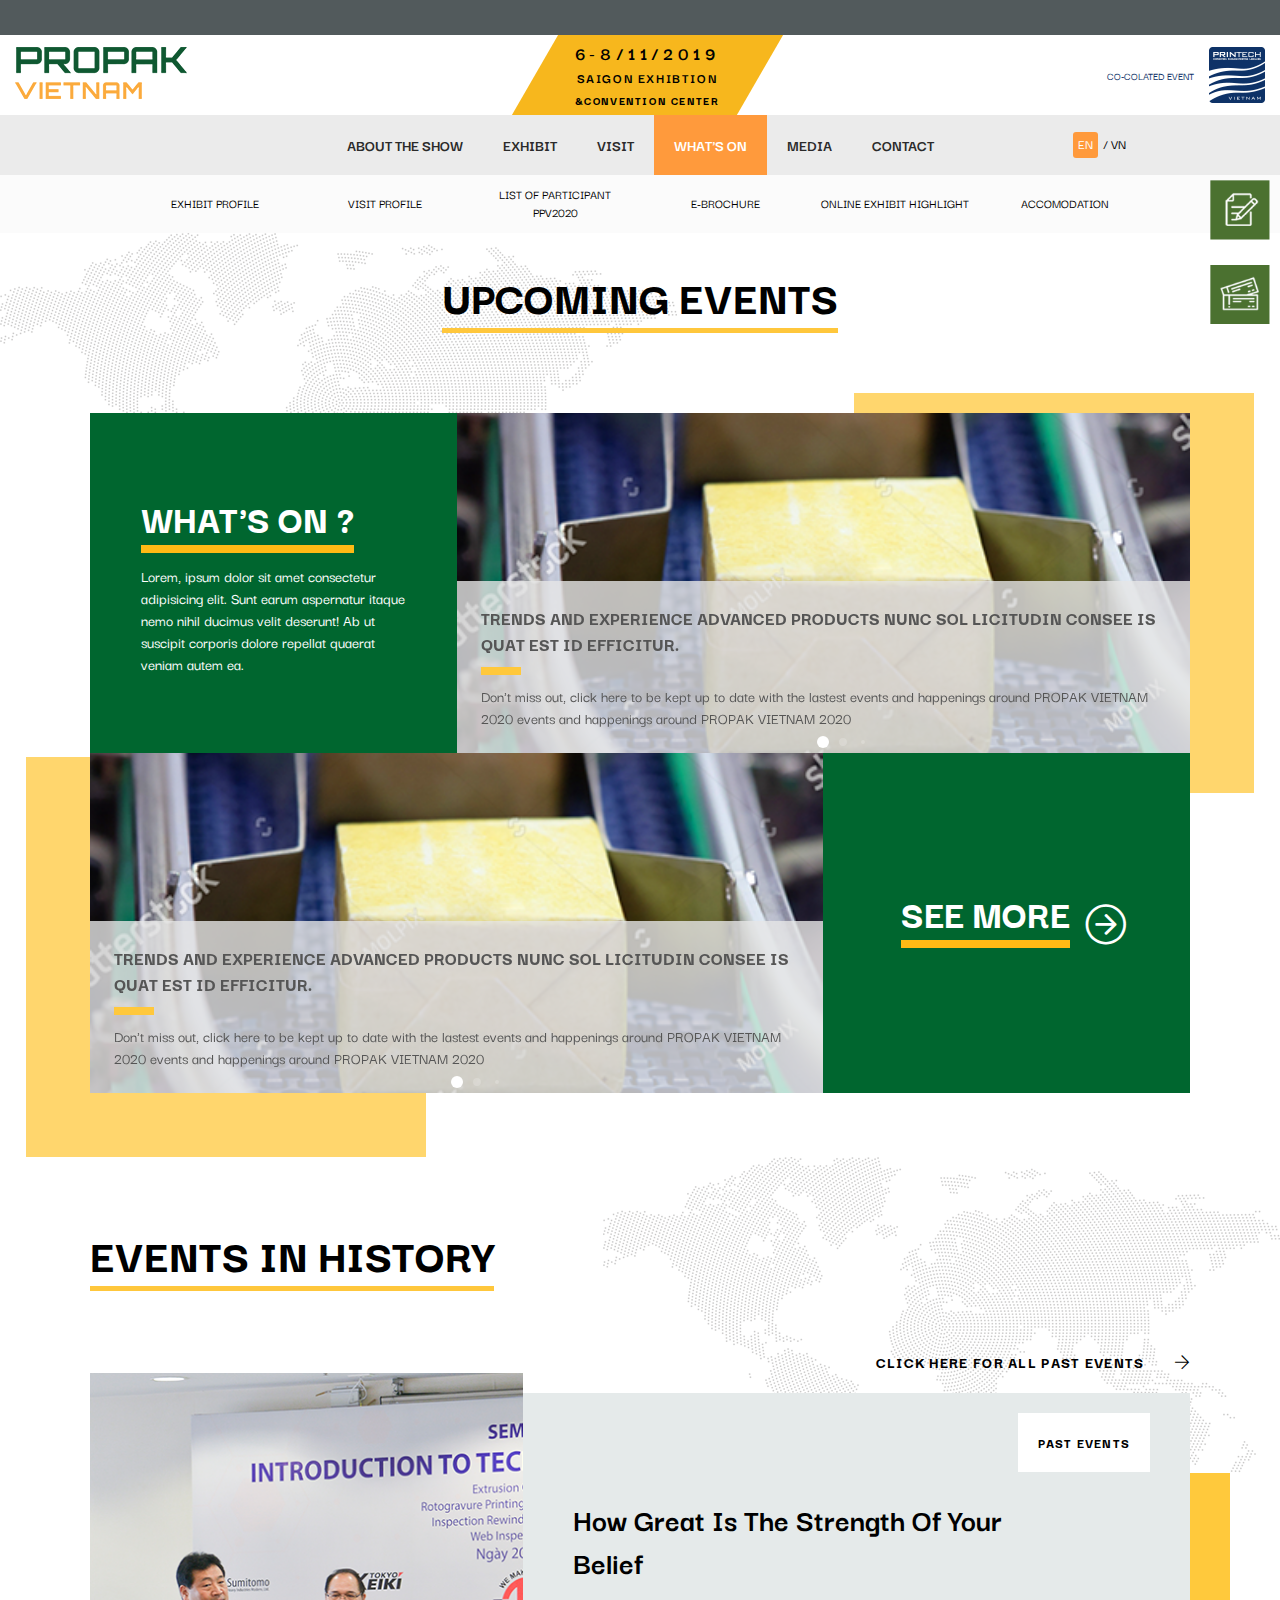
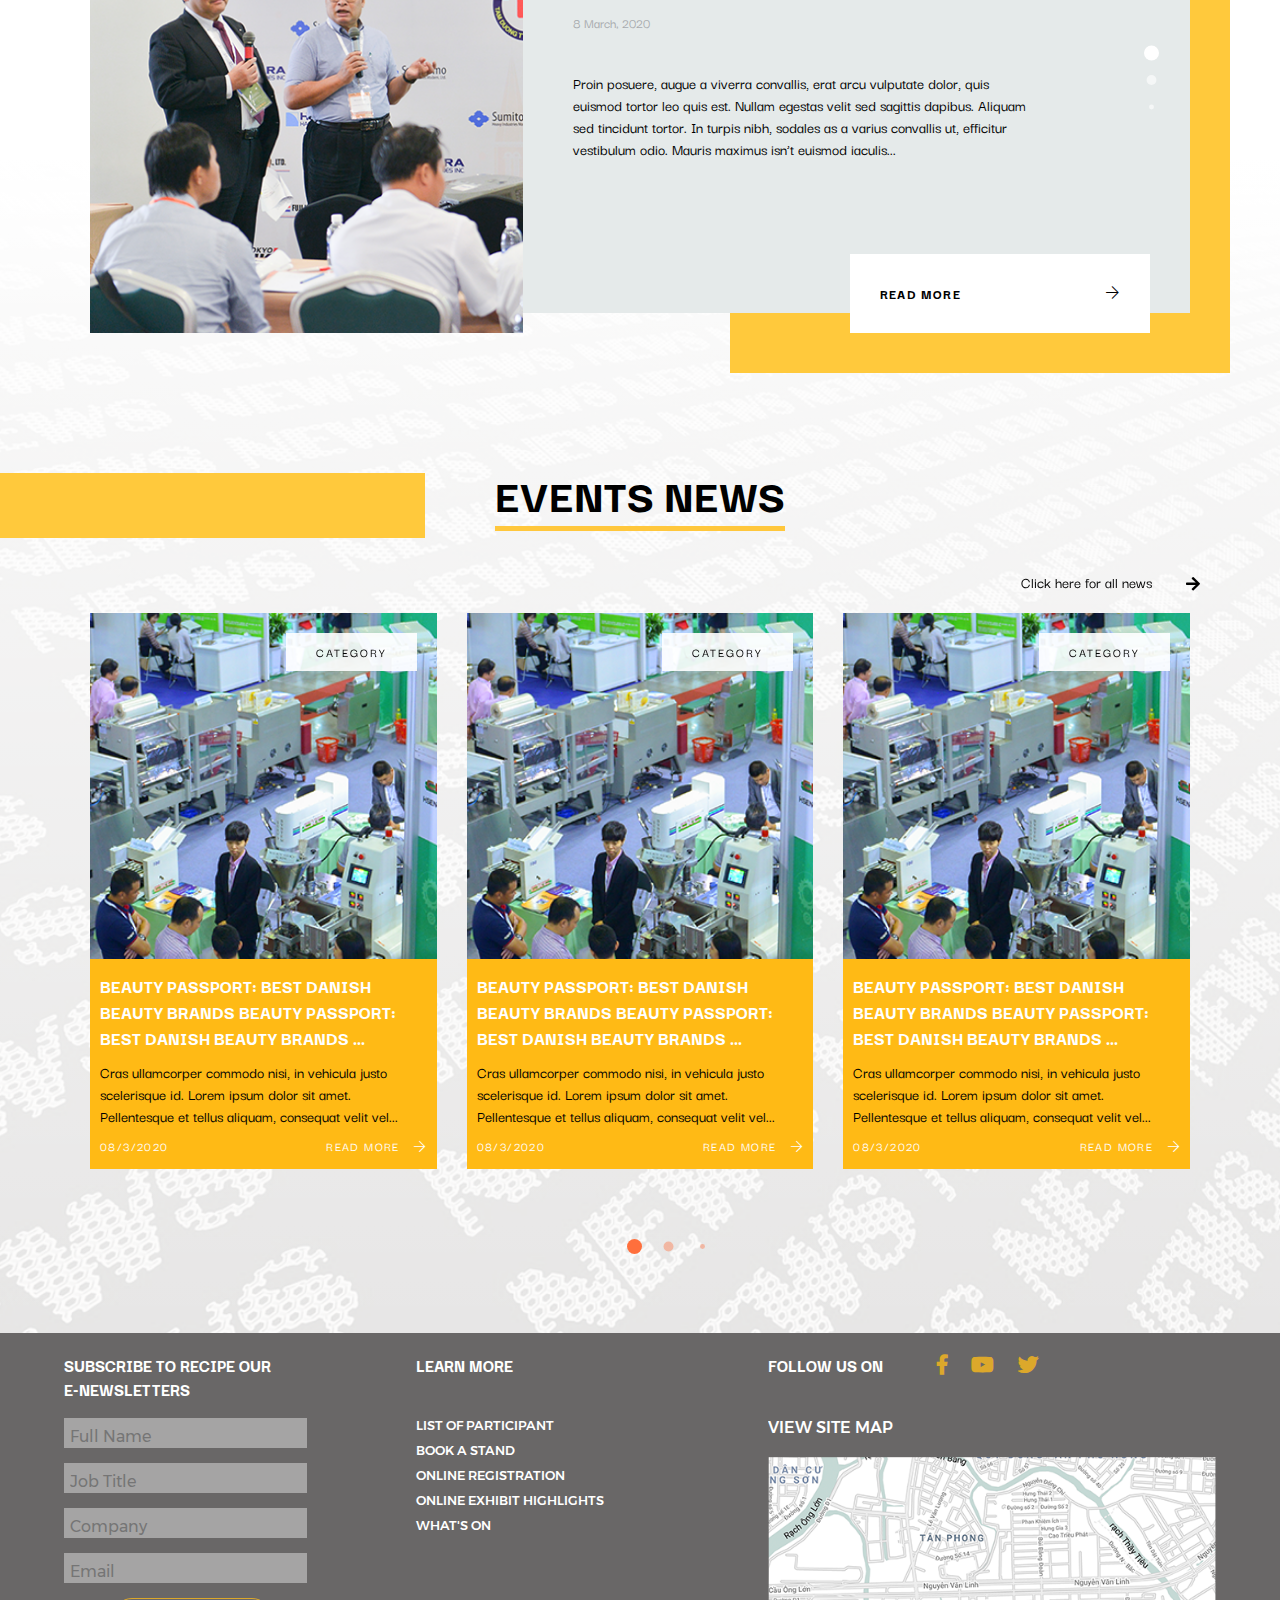
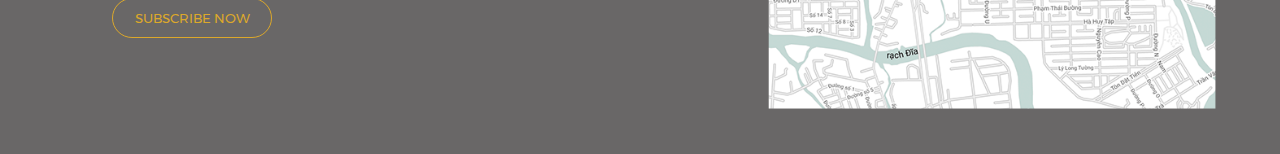
<file: what-on.html>
<!DOCTYPE html>
<html lang="en">

<head>
    <meta charset="UTF-8" />
    <meta name="viewport" content="width=device-width, initial-scale=1.0" />
    <meta http-equiv="X-UA-Compatible" content="ie=edge" />
    <title>PPVN Static Site</title>
    <link rel="stylesheet" href="css/font.css" />
    <link rel="stylesheet" href="css/main.css" />
    <link rel="stylesheet" href="css/navbar.css" />
    <link rel="stylesheet" href="css/footer.css" />
    <link rel="stylesheet" href="css/homepage.css" />
    <link rel="stylesheet" href="css/homepage-responsive.css" />
    <link rel="stylesheet" href="css/what-on.css">
    <link rel="stylesheet" href="css/what-on-responsive.css">
    <link rel="stylesheet" href="css/industry-news.css">
    <link rel="stylesheet" href="swiper/swiper.css" />
    <link rel="stylesheet" href="fontawesome/css/all.css" />
</head>

<body>
    <div class="fixed-icons">
        <a href="application-form.html"> <img src="images/book a stand.png" alt="" /> </a>
        <a href="application-form.html"> <img src="images/registry.png" alt="" /> </a>
    </div>
    <!-- DESKTOP HEADER & NAV -->
    <div id="informa_header" lang="en-US"></div>

    <header class="top-header">
        <a href="index.html" class="logo">
            <img src="images/logo.png" alt="" />
        </a>
        <div class="show-time">
            <div class="bg-overlay"></div>
            <div class="time">6-8/11/2019</div>
            <div class="name">
                <span class="top"> SAIGON EXHIBTION </span> <br />
                <span class="bottom"> &CONVENTION CENTER</span>
            </div>
        </div>
        <div class="printech">
            <div class="text">
                CO-COLATED EVENT
            </div>
            <img src="images/printech.png" alt="" />
        </div>
    </header>

    <nav class="navbar desktop-nav">
        <div class="max-width-wrapper">
            <a class="logo">
                <img src="images/logo.png" alt="" />
            </a>

            <div class="menu-trigger">
                <i class="fas fa-bars"></i>
            </div>
            <div class="language">
                <span class="en active">
                    EN
                </span>
                /
                <span class="vn">
                    VN
                </span>
            </div>
            <div class="nav-item-container">
                <a href="about-the-show.html">
                    <span class="nav-item">
                        ABOUT THE SHOW
                    </span>
                </a>
            </div>
            <div class="nav-item-container">
                <a href="exhibit.html">
                    <span class="nav-item">
                        EXHIBIT
                    </span>
                </a>
            </div>
            <div class="nav-item-container">
                <a href="all-news-page.html">
                    <span class="nav-item">
                        VISIT
                    </span>
                </a>
            </div>
            <div class="nav-item-container">
                <a href="what-on.html">
                    <span class="nav-item active">
                        WHAT'S ON
                    </span>
                </a>
            </div>
            <div class="nav-item-container">
                <a href="industry-news.html">
                    <span class="nav-item">
                        MEDIA
                    </span>
                </a>
            </div>
            <div class="nav-item-container">
                <a href="application-form.html">
                    <span class="nav-item">
                        CONTACT
                    </span>
                </a>
            </div>
        </div>
        <div class="sub-menu-container">
            <a class="sub-menu-item">
                <div>
                    EXHIBIT PROFILE
                </div>
            </a>
            <a class="sub-menu-item">
                <div>
                    VISIT PROFILE
                </div>
            </a>
            <a class="sub-menu-item">
                <div>
                    LIST OF PARTICIPANT PPV2020
                </div>
            </a>
            <a class="sub-menu-item">
                <div>
                    E-BROCHURE
                </div>
            </a>
            <a class="sub-menu-item">
                <div>
                    ONLINE EXHIBIT HIGHLIGHT
                </div>
            </a>
            <a class="sub-menu-item">
                <div>
                    ACCOMODATION
                </div>
            </a>
        </div>
    </nav>
    <!-- MOBILE NAV -->
    <nav class="mobile-nav">
        <div class="close-trigger">
            <i class="fas fa-times"></i>
        </div>
        <div class="nav-item-container">
            <span class="nav-item">
                ABOUT THE SHOW
            </span>
            <div class="sub-menu-container">
                <a class="sub-menu-item">EXHIBIT PROFILE</a>
                <a class="sub-menu-item">VISIT PROFILE</a>
                <a class="sub-menu-item">LIST OF PARTICIPANT PPV2020</a>
                <a class="sub-menu-item">E-BROCHUE</a>
                <a class="sub-menu-item">ONLINE EXHIBIT HIGHLIGHT</a>
                <a class="sub-menu-item">ACCOMODATION</a>
            </div>
        </div>
        <div class="nav-item-container">
            <span class="nav-item">
                EXHIBIT
            </span>
            <div class="sub-menu-container">
                <a class="sub-menu-item">1 EXHIBIT PROFILE</a>
                <a class="sub-menu-item">VISIT PROFILE</a>
                <a class="sub-menu-item">LIST OF PARTICIPANT PPV2020</a>
                <a class="sub-menu-item">E-BROCHUE</a>
                <a class="sub-menu-item">ONLINE EXHIBIT HIGHLIGHT</a>
                <a class="sub-menu-item">ACCOMODATION</a>
            </div>
        </div>
        <div class="nav-item-container">
            <span class="nav-item" href="">
                VISIT
            </span>
            <div class="sub-menu-container">
                <a class="sub-menu-item">EXHIBIT PROFILE</a>
                <a class="sub-menu-item">VISIT PROFILE</a>
                <a class="sub-menu-item">LIST OF PARTICIPANT PPV2020</a>
                <a class="sub-menu-item">E-BROCHUE</a>
                <a class="sub-menu-item">ONLINE EXHIBIT HIGHLIGHT</a>
                <a class="sub-menu-item">ACCOMODATION</a>
            </div>
        </div>
        <div class="nav-item-container">
            <span class="nav-item" href="">
                WHAT'S ON
            </span>
            <div class="sub-menu-container">
                <a class="sub-menu-item">EXHIBIT PROFILE</a>
                <a class="sub-menu-item">VISIT PROFILE</a>
                <a class="sub-menu-item">LIST OF PARTICIPANT PPV2020</a>
                <a class="sub-menu-item">E-BROCHUE</a>
                <a class="sub-menu-item">ONLINE EXHIBIT HIGHLIGHT</a>
                <a class="sub-menu-item">ACCOMODATION</a>
            </div>
        </div>
        <div class="nav-item-container">
            <span class="nav-item" href="">
                MEDIA
            </span>
            <div class="sub-menu-container">
                <a class="sub-menu-item">EXHIBIT PROFILE</a>
                <a class="sub-menu-item">VISIT PROFILE</a>
                <a class="sub-menu-item">LIST OF PARTICIPANT PPV2020</a>
                <a class="sub-menu-item">E-BROCHUE</a>
                <a class="sub-menu-item">ONLINE EXHIBIT HIGHLIGHT</a>
                <a class="sub-menu-item">ACCOMODATION</a>
            </div>
        </div>
        <div class="nav-item-container">
            <span class="nav-item" href="">
                CONTACT
            </span>
            <div class="sub-menu-container">
                <a class="sub-menu-item">EXHIBIT PROFILE</a>
                <a class="sub-menu-item">VISIT PROFILE</a>
                <a class="sub-menu-item">LIST OF PARTICIPANT PPV2020</a>
                <a class="sub-menu-item">E-BROCHUE</a>
                <a class="sub-menu-item">ONLINE EXHIBIT HIGHLIGHT</a>
                <a class="sub-menu-item">ACCOMODATION</a>
            </div>
        </div>
    </nav>
    <div class="content-wrapper what-on-sub-wrapper">
        <section class="what-on-sub section-container">
            <div class="section-header">
                <div class="header">
                    UPCOMING EVENTS
                </div>
            </div>
            <div class="max-width-wrapper">
                <div class="item-block item-block-style-1">
                    <div class="content">
                        <div class="header">
                            <span> WHAT'S ON ? </span>
                        </div>
                        <div class="text">
                            Lorem, ipsum dolor sit amet consectetur adipisicing elit. Sunt
                            earum aspernatur itaque nemo nihil ducimus velit deserunt! Ab ut
                            suscipit corporis dolore repellat quaerat veniam autem ea.
                        </div>
                    </div>
                </div>
                <div class="item-block item-block-style-3 top">
                    <div class="swiper-container">
                        <div class="swiper-wrapper">
                            <div class="swiper-slide">
                                <img class="background" src="images/homepage/wo4.png" alt="" />
                                <div class="description">
                                    <div class="header">
                                        TRENDS AND EXPERIENCE ADVANCED PRODUCTS NUNC SOL LICITUDIN CONSEE IS QUAT EST ID
                                        EFFICITUR.
                                        <span class="liner"></span>
                                    </div>
                                    <div class="text">
                                        Don't miss out, click here to be kept up to date with the lastest events and
                                        happenings
                                        around PROPAK VIETNAM 2020
                                        events and happenings around PROPAK VIETNAM 2020
                                    </div>
                                </div>
                            </div>
                            <div class="swiper-slide">
                                <img class="background" src="images/homepage/wo4.png" alt="" />
                                <div class="description">
                                    <div class="header">
                                        TRENDS AND EXPERIENCE ADVANCED PRODUCTS NUNC SOL LICITUDIN CONSEE IS QUAT EST ID
                                        EFFICITUR.
                                        <span class="liner"></span>
                                    </div>
                                    <div class="text">
                                        Don't miss out, click here to be kept up to date with the lastest events and
                                        happenings
                                        around PROPAK VIETNAM 2020
                                        events and happenings around PROPAK VIETNAM 2020
                                    </div>
                                </div>
                            </div>
                            <div class="swiper-slide">
                                <img class="background" src="images/homepage/wo4.png" alt="" />
                                <div class="description">
                                    <div class="header">
                                        TRENDS AND EXPERIENCE ADVANCED PRODUCTS NUNC SOL LICITUDIN CONSEE IS QUAT EST ID
                                        EFFICITUR.
                                        <span class="liner"></span>
                                    </div>
                                    <div class="text">
                                        Don't miss out, click here to be kept up to date with the lastest events and
                                        happenings
                                        around PROPAK VIETNAM 2020
                                        events and happenings around PROPAK VIETNAM 2020
                                    </div>
                                </div>
                            </div>
                            <div class="swiper-slide">
                                <img class="background" src="images/homepage/wo4.png" alt="" />
                                <div class="description">
                                    <div class="header">
                                        TRENDS AND EXPERIENCE ADVANCED PRODUCTS NUNC SOL LICITUDIN CONSEE IS QUAT EST ID
                                        EFFICITUR.
                                        <span class="liner"></span>
                                    </div>
                                    <div class="text">
                                        Don't miss out, click here to be kept up to date with the lastest events and
                                        happenings
                                        around PROPAK VIETNAM 2020
                                        events and happenings around PROPAK VIETNAM 2020
                                    </div>
                                </div>
                            </div>
                        </div>
                        <!-- Add Pagination -->
                        <div class="swiper-pagination"></div>
                    </div>

                </div>
                <div class="item-block item-block-style-3 bot">
                    <div class="swiper-container">
                        <div class="swiper-wrapper">
                            <div class="swiper-slide">
                                <img class="background" src="images/homepage/wo4.png" alt="" />
                                <div class="description">
                                    <div class="header">
                                        TRENDS AND EXPERIENCE ADVANCED PRODUCTS NUNC SOL LICITUDIN CONSEE IS QUAT EST ID
                                        EFFICITUR.
                                        <span class="liner"></span>
                                    </div>
                                    <div class="text">
                                        Don't miss out, click here to be kept up to date with the lastest events and
                                        happenings
                                        around PROPAK VIETNAM 2020
                                        events and happenings around PROPAK VIETNAM 2020
                                    </div>
                                </div>
                            </div>
                            <div class="swiper-slide">
                                <img class="background" src="images/homepage/wo4.png" alt="" />
                                <div class="description">
                                    <div class="header">
                                        TRENDS AND EXPERIENCE ADVANCED PRODUCTS NUNC SOL LICITUDIN CONSEE IS QUAT EST ID
                                        EFFICITUR.
                                        <span class="liner"></span>
                                    </div>
                                    <div class="text">
                                        Don't miss out, click here to be kept up to date with the lastest events and
                                        happenings
                                        around PROPAK VIETNAM 2020
                                        events and happenings around PROPAK VIETNAM 2020
                                    </div>
                                </div>
                            </div>
                            <div class="swiper-slide">
                                <img class="background" src="images/homepage/wo4.png" alt="" />
                                <div class="description">
                                    <div class="header">
                                        TRENDS AND EXPERIENCE ADVANCED PRODUCTS NUNC SOL LICITUDIN CONSEE IS QUAT EST ID
                                        EFFICITUR.
                                        <span class="liner"></span>
                                    </div>
                                    <div class="text">
                                        Don't miss out, click here to be kept up to date with the lastest events and
                                        happenings
                                        around PROPAK VIETNAM 2020
                                        events and happenings around PROPAK VIETNAM 2020
                                    </div>
                                </div>
                            </div>
                            <div class="swiper-slide">
                                <img class="background" src="images/homepage/wo4.png" alt="" />
                                <div class="description">
                                    <div class="header">
                                        TRENDS AND EXPERIENCE ADVANCED PRODUCTS NUNC SOL LICITUDIN CONSEE IS QUAT EST ID
                                        EFFICITUR.
                                        <span class="liner"></span>
                                    </div>
                                    <div class="text">
                                        Don't miss out, click here to be kept up to date with the lastest events and
                                        happenings
                                        around PROPAK VIETNAM 2020
                                        events and happenings around PROPAK VIETNAM 2020
                                    </div>
                                </div>
                            </div>
                        </div>
                        <!-- Add Pagination -->
                        <div class="swiper-pagination"></div>
                    </div>
                </div>
                <a class="item-block item-block-style-1 see-more" href="">
                    <div class="header">
                        <span> SEE MORE </span>
                    </div>
                    <div class="text">
                        <i class="fal fa-arrow-circle-right"></i>
                    </div>
                </a>
            </div>
            <div class="bg-overlay top-right"></div>
            <div class="bg-overlay bottom-left"></div>
        </section>
        <section class="section-container press-release">
            <div class="max-width-wrapper">
                <div class="section-header">
                    <div class="header">
                        EVENTS IN HISTORY
                    </div>
                </div>

                <div class="all-press-release">
                    <div class="click-here">
                        CLICK HERE FOR ALL PAST EVENTS
                    </div>
                    <i class="fal fa-arrow-right"></i>
                </div>
                <div class="bg-overlay">
                </div>
                <div class="swiper-container">

                    <div class="swiper-wrapper">
                        <div class="swiper-slide">
                            <div class="release-container">
                                <div class="left-column col">
                                    <img src="images/industryNews/releasebg.png" alt="">
                                </div>
                                <div class="right-column col">
                                    <div class="description">
                                        <img class="description-bg" src="images/industryNews/releasebg.png" alt="">
                                        <div class="header">How Great Is The Strength
                                            Of Your Belief</div>
                                        <div class="date">8 March, 2020</div>
                                        <div class="text">Proin posuere, augue a viverra convallis, erat arcu vulputate
                                            dolor, quis euismod tortor leo quis est. Nullam egestas velit sed sagittis
                                            dapibus. Aliquam sed tincidunt tortor. In turpis nibh, sodales as a varius
                                            convallis ut, efficitur vestibulum odio. Mauris maximus isn’t
                                            euismod iaculis...
                                        </div>
                                        <div class="top">
                                            PAST EVENTS
                                        </div>
                                        <div class="bottom">
                                            <div class="read-more">
                                                READ MORE
                                            </div>
                                            <i class="fal fa-arrow-right"></i>
                                        </div>
                                    </div>
                                </div>
                            </div>
                        </div>
                        <div class="swiper-slide">
                            <div class="release-container">
                                <div class="left-column col">
                                    <img src="images/industryNews/releasebg.png" alt="">
                                </div>
                                <div class="right-column col">
                                    <div class="description">
                                        <img class="description-bg" src="images/industryNews/releasebg.png" alt="">
                                        <div class="header">How Great Is The Strength
                                            Of Your Belief</div>
                                        <div class="date">8 March, 2020</div>
                                        <div class="text">Proin posuere, augue a viverra convallis, erat arcu vulputate
                                            dolor, quis euismod tortor leo quis est. Nullam egestas velit sed sagittis
                                            dapibus. Aliquam sed tincidunt tortor. In turpis nibh, sodales as a varius
                                            convallis ut, efficitur vestibulum odio. Mauris maximus isn’t
                                            euismod iaculis...
                                        </div>
                                        <div class="top">
                                            PAST EVENTS
                                        </div>
                                        <div class="bottom">
                                            <div class="read-more">
                                                READ MORE
                                            </div>
                                            <i class="fal fa-arrow-right"></i>
                                        </div>
                                    </div>
                                </div>
                            </div>
                        </div>
                        <div class="swiper-slide">
                            <div class="release-container">
                                <div class="left-column col">
                                    <img src="images/industryNews/releasebg.png" alt="">
                                </div>
                                <div class="right-column col">
                                    <div class="description">
                                        <img class="description-bg" src="images/industryNews/releasebg.png" alt="">
                                        <div class="header">How Great Is The Strength
                                            Of Your Belief</div>
                                        <div class="date">8 March, 2020</div>
                                        <div class="text">Proin posuere, augue a viverra convallis, erat arcu vulputate
                                            dolor, quis euismod tortor leo quis est. Nullam egestas velit sed sagittis
                                            dapibus. Aliquam sed tincidunt tortor. In turpis nibh, sodales as a varius
                                            convallis ut, efficitur vestibulum odio. Mauris maximus isn’t
                                            euismod iaculis...
                                        </div>
                                        <div class="top">
                                            PAST EVENTS
                                        </div>
                                        <div class="bottom">
                                            <div class="read-more">
                                                READ MORE
                                            </div>
                                            <i class="fal fa-arrow-right"></i>
                                        </div>
                                    </div>
                                </div>
                            </div>
                        </div>
                        <div class="swiper-slide">
                            <div class="release-container">
                                <div class="left-column col">
                                    <img src="images/industryNews/releasebg.png" alt="">
                                </div>
                                <div class="right-column col">
                                    <div class="description">
                                        <img class="description-bg" src="images/industryNews/releasebg.png" alt="">
                                        <div class="header">How Great Is The Strength
                                            Of Your Belief</div>
                                        <div class="date">8 March, 2020</div>
                                        <div class="text">Proin posuere, augue a viverra convallis, erat arcu vulputate
                                            dolor, quis euismod tortor leo quis est. Nullam egestas velit sed sagittis
                                            dapibus. Aliquam sed tincidunt tortor. In turpis nibh, sodales as a varius
                                            convallis ut, efficitur vestibulum odio. Mauris maximus isn’t
                                            euismod iaculis...
                                        </div>
                                        <div class="top">
                                            PAST EVENTS
                                        </div>
                                        <div class="bottom">
                                            <div class="read-more">
                                                READ MORE
                                            </div>
                                            <i class="fal fa-arrow-right"></i>
                                        </div>
                                    </div>
                                </div>
                            </div>
                        </div>
                        <div class="swiper-slide">
                            <div class="release-container">
                                <div class="left-column col">
                                    <img src="images/industryNews/releasebg.png" alt="">
                                </div>
                                <div class="right-column col">
                                    <div class="description">
                                        <img class="description-bg" src="images/industryNews/releasebg.png" alt="">
                                        <div class="header">How Great Is The Strength
                                            Of Your Belief</div>
                                        <div class="date">8 March, 2020</div>
                                        <div class="text">Proin posuere, augue a viverra convallis, erat arcu vulputate
                                            dolor, quis euismod tortor leo quis est. Nullam egestas velit sed sagittis
                                            dapibus. Aliquam sed tincidunt tortor. In turpis nibh, sodales as a varius
                                            convallis ut, efficitur vestibulum odio. Mauris maximus isn’t
                                            euismod iaculis...
                                        </div>
                                        <div class="top">
                                            PAST EVENTS
                                        </div>
                                        <div class="bottom">
                                            <div class="read-more">
                                                READ MORE
                                            </div>
                                            <i class="fal fa-arrow-right"></i>
                                        </div>
                                    </div>
                                </div>
                            </div>
                        </div>
                    </div>
                    <!-- Add Pagination -->
                    <div class="swiper-pagination"></div>
                </div>
            </div>
        </section>

        <section class="section-container events-news">
            <div class="bg-image"></div>
            <div class="max-width-wrapper">
                <div class="events-news-header">
                    <div>EVENTS NEWS</div>
                </div>
                <div class="events-news-readall">
                    <a href="#">
                        Click here for all news
                        <span> <i class="fas fa-arrow-right"></i> </span>
                    </a>
                </div>

                <div class="swiper-container">
                    <div class="swiper-wrapper">
                        <div class="swiper-slide">
                            <div class="image-container">
                                <div class="category">
                                    CATEGORY
                                </div>
                                <img class="image" src="images/homepage/inews4.png" alt="" />
                                <div class="description">
                                    <div class="header">
                                        Beauty Passport: Best Danish Beauty Brands Beauty Passport: Best Danish Beauty
                                        Brands ...
                                    </div>
                                    <div class="text">
                                        Cras ullamcorper commodo nisi, in vehicula justo scelerisque id. Lorem ipsum
                                        dolor sit amet. Pellentesque et tellus aliquam,
                                        consequat velit vel...
                                    </div>
                                    <a class="readmore" href="">
                                        <div class="date">08/3/2020</div>
                                        <div>
                                            READ MORE
                                            <i class="fal fa-arrow-right"></i>
                                        </div>
                                    </a>
                                </div>
                            </div>
                        </div>
                        <div class="swiper-slide">
                            <div class="image-container">
                                <div class="category">
                                    CATEGORY
                                </div>
                                <img class="image" src="images/homepage/inews4.png" alt="" />
                                <div class="description">
                                    <div class="header">
                                        Beauty Passport: Best Danish Beauty Brands Beauty Passport: Best Danish Beauty
                                        Brands ...
                                    </div>
                                    <div class="text">
                                        Cras ullamcorper commodo nisi, in vehicula justo scelerisque id. Lorem ipsum
                                        dolor sit amet. Pellentesque et tellus aliquam,
                                        consequat velit vel...
                                    </div>
                                    <a class="readmore" href="">
                                        <div class="date">08/3/2020</div>
                                        <div>
                                            READ MORE
                                            <i class="fal fa-arrow-right"></i>
                                        </div>
                                    </a>
                                </div>
                            </div>
                        </div>
                        <div class="swiper-slide">
                            <div class="image-container">
                                <div class="category">
                                    CATEGORY
                                </div>
                                <img class="image" src="images/homepage/inews4.png" alt="" />
                                <div class="description">
                                    <div class="header">
                                        Beauty Passport: Best Danish Beauty Brands Beauty Passport: Best Danish Beauty
                                        Brands ...
                                    </div>
                                    <div class="text">
                                        Cras ullamcorper commodo nisi, in vehicula justo scelerisque id. Lorem ipsum
                                        dolor sit amet. Pellentesque et tellus aliquam,
                                        consequat velit vel...
                                    </div>
                                    <a class="readmore" href="">
                                        <div class="date">08/3/2020</div>
                                        <div>
                                            READ MORE
                                            <i class="fal fa-arrow-right"></i>
                                        </div>
                                    </a>
                                </div>
                            </div>
                        </div>
                        <div class="swiper-slide">
                            <div class="image-container">
                                <div class="category">
                                    CATEGORY
                                </div>
                                <img class="image" src="images/homepage/inews4.png" alt="" />
                                <div class="description">
                                    <div class="header">
                                        Beauty Passport: Best Danish Beauty Brands Beauty Passport: Best Danish Beauty
                                        Brands ...
                                    </div>
                                    <div class="text">
                                        Cras ullamcorper commodo nisi, in vehicula justo scelerisque id. Lorem ipsum
                                        dolor sit amet. Pellentesque et tellus aliquam,
                                        consequat velit vel...
                                    </div>
                                    <a class="readmore" href="">
                                        <div class="date">08/3/2020</div>
                                        <div>
                                            READ MORE
                                            <i class="fal fa-arrow-right"></i>
                                        </div>
                                    </a>
                                </div>
                            </div>
                        </div>
                        <div class="swiper-slide">
                            <div class="image-container">
                                <div class="category">
                                    CATEGORY
                                </div>
                                <img class="image" src="images/homepage/inews4.png" alt="" />
                                <div class="description">
                                    <div class="header">
                                        Beauty Passport: Best Danish Beauty Brands Beauty Passport: Best Danish Beauty
                                        Brands ...
                                    </div>
                                    <div class="text">
                                        Cras ullamcorper commodo nisi, in vehicula justo scelerisque id. Lorem ipsum
                                        dolor sit amet. Pellentesque et tellus aliquam,
                                        consequat velit vel...
                                    </div>
                                    <a class="readmore" href="">
                                        <div class="date">08/3/2020</div>
                                        <div>
                                            READ MORE
                                            <i class="fal fa-arrow-right"></i>
                                        </div>
                                    </a>
                                </div>
                            </div>
                        </div>
                        <div class="swiper-slide">
                            <div class="image-container">
                                <div class="category">
                                    CATEGORY
                                </div>
                                <img class="image" src="images/homepage/inews4.png" alt="" />
                                <div class="description">
                                    <div class="header">
                                        Beauty Passport: Best Danish Beauty Brands Beauty Passport: Best Danish Beauty
                                        Brands ...
                                    </div>
                                    <div class="text">
                                        Cras ullamcorper commodo nisi, in vehicula justo scelerisque id. Lorem ipsum
                                        dolor sit amet. Pellentesque et tellus aliquam,
                                        consequat velit vel...
                                    </div>
                                    <a class="readmore" href="">
                                        <div class="date">08/3/2020</div>
                                        <div>
                                            READ MORE
                                            <i class="fal fa-arrow-right"></i>
                                        </div>
                                    </a>
                                </div>
                            </div>
                        </div>
                        <div class="swiper-slide">
                            <div class="image-container">
                                <div class="category">
                                    CATEGORY
                                </div>
                                <img class="image" src="images/homepage/inews4.png" alt="" />
                                <div class="description">
                                    <div class="header">
                                        Beauty Passport: Best Danish Beauty Brands Beauty Passport: Best Danish Beauty
                                        Brands ...
                                    </div>
                                    <div class="text">
                                        Cras ullamcorper commodo nisi, in vehicula justo scelerisque id. Lorem ipsum
                                        dolor sit amet. Pellentesque et tellus aliquam,
                                        consequat velit vel...
                                    </div>
                                    <a class="readmore" href="">
                                        <div class="date">08/3/2020</div>
                                        <div>
                                            READ MORE
                                            <i class="fal fa-arrow-right"></i>
                                        </div>
                                    </a>
                                </div>
                            </div>
                        </div>
                    </div>
                    <!-- Add Pagination -->
                    <div class="swiper-pagination"></div>
                </div>
            </div>
        </section>
    </div>
    <footer class="in-site-footer">
        <div class="top-footer">
            <div class="col col-1">
                <div class="header-text">SUBSCRIBE TO RECIPE OUR <br> E-NEWSLETTERS</div>
                <input type="text" placeholder="Full Name" />
                <input type="text" placeholder="Job Title" />
                <input type="text" placeholder="Company" />
                <input type="text" placeholder="Email" />
                <button type="submit">SUBSCRIBE NOW</button>
            </div>
            <div class="col col-2">
                <div class="header-text">LEARN MORE</div>
                <a href="">LIST OF PARTICIPANT</a>
                <a href="">BOOK A STAND</a>
                <a href="">ONLINE REGISTRATION</a>
                <a href="">ONLINE EXHIBIT HIGHLIGHTS</a>
                <a href="">WHAT'S ON</a>
            </div>
            <div class="col col-3">
                <div class="header-text">
                    FOLLOW US ON
                    <span class="socials">
                        <i class="fab fa-facebook-f"></i>
                        <i class="fab fa-youtube"></i>
                        <i class="fab fa-twitter"></i>
                    </span>
                </div>
                <div class="map-header">
                    VIEW SITE MAP
                </div>
                <div class="site-map">
                    <a href="">
                        <img src="images/footer/sitemap.png" alt="" />
                    </a>
                </div>
            </div>
        </div>
    </footer>
    <div id="informa_footer" lang="en-US" ppLink="HK"></div>
</body>
<script src="https://code.jquery.com/jquery-3.4.1.min.js"
    integrity="sha256-CSXorXvZcTkaix6Yvo6HppcZGetbYMGWSFlBw8HfCJo=" crossorigin="anonymous"></script>
<script src="swiper/swiper.min.js"></script>
<script src="js/main.js"></script>
<script src="js/whatOn.js"></script>
<script src="//event-site.informamarkets-info.com/informa/contentscript.js"></script>

</html>
</file>
<file: css/font.css>
/*WEB FONTS*/

/*MONTSERRAT*/

@font-face {
    font-family: Montserrat;
    src: url(../webfont/Montserrat/Montserrat-Thin.ttf);
    font-weight: 100;
  }
  @font-face {
    font-family: Montserrat;
    src: url(../webfont/Montserrat/Montserrat-ThinItalic.ttf);
    font-weight: 100;
    font-style: italic;
  }
  @font-face {
    font-family: Montserrat;
    src: url(../webfont/Montserrat/Montserrat-ExtraLight.ttf);
    font-weight: 200;
  }
  @font-face {
    font-family: Montserrat;
    src: url(../webfont/Montserrat/Montserrat-ExtraLightItalic.ttf);
    font-weight: 200;
    font-style: italic;
  }
  @font-face {
    font-family: Montserrat;
    src: url(../webfont/Montserrat/Montserrat-Light.ttf);
    font-weight: 300;
  }
  @font-face {
    font-family: Montserrat;
    src: url(../webfont/Montserrat/Montserrat-LightItalic.ttf);
    font-weight: 300;
    font-style: italic;
  }
  @font-face {
    font-family: Montserrat;
    src: url(../webfont/Montserrat/Montserrat-Regular.ttf);
    font-weight: normal;
  }
  @font-face {
    font-family: Montserrat;
    src: url(../webfont/Montserrat/Montserrat-Italic.ttf);
    font-weight: normal;
    font-style: italic;
  }
  @font-face {
    font-family: Montserrat;
    src: url(../webfont/Montserrat/Montserrat-Medium.ttf);
    font-weight: 500;
  }
  @font-face {
    font-family: Montserrat;
    src: url(../webfont/Montserrat/Montserrat-MediumItalic.ttf);
    font-weight: 500;
    font-style: italic;
  }
  @font-face {
    font-family: Montserrat;
    src: url(../webfont/Montserrat/Montserrat-SemiBold.ttf);
    font-weight: 600;
  }
  @font-face {
    font-family: Montserrat;
    src: url(../webfont/Montserrat/Montserrat-SemiBoldItalic.ttf);
    font-weight: 600;
    font-style: italic;
  }
  @font-face {
    font-family: Montserrat;
    src: url(../webfont/Montserrat/Montserrat-Bold.ttf);
    font-weight: 700;
  }
  @font-face {
    font-family: Montserrat;
    src: url(../webfont/Montserrat/Montserrat-BoldItalic.ttf);
    font-weight: 700;
    font-style: italic;
  }
  @font-face {
    font-family: Montserrat;
    src: url(../webfont/Montserrat/Montserrat-ExtraBold.ttf);
    font-weight: 800;
  }
  @font-face {
    font-family: Montserrat;
    src: url(../webfont/Montserrat/Montserrat-ExtraBoldItalic.ttf);
    font-weight: 800;
    font-style: italic;
  }
  
  /*DarkerGrotesque*/
  @font-face {
    font-family: DarkerGrotesque;
    src: url(../webfont/Darker_Grotesque/DarkerGrotesque-Light.ttf);
    font-weight: 300;
  }
  @font-face {
    font-family: DarkerGrotesque;
    src: url(../webfont/Darker_Grotesque/DarkerGrotesque-Regular.ttf);
    font-weight: normal;
  }
  @font-face {
    font-family: DarkerGrotesque;
    src: url(../webfont/Darker_Grotesque/DarkerGrotesque-Medium.ttf);
    font-weight: 500;
  }
  @font-face {
    font-family: DarkerGrotesque;
    src: url(../webfont/Darker_Grotesque/DarkerGrotesque-SemiBold.ttf);
    font-weight: 600;
  }
  @font-face {
    font-family: DarkerGrotesque;
    src: url(../webfont/Darker_Grotesque/DarkerGrotesque-Bold.ttf);
    font-weight: 700;
  }
  @font-face {
    font-family: DarkerGrotesque;
    src: url(../webfont/Darker_Grotesque/DarkerGrotesque-ExtraBold.ttf);
    font-weight: 800;
  }
</file>
<file: css/navbar.css>
/*Fixex icons*/
.fixed-icons {
  position: fixed;
  display: flex;
  flex-direction: column;
  right: 10px;
  top: 180px;
  z-index: 1000;
}

.fixed-icons img {
  width: 60px;
  cursor: pointer;
}

.fixed-icons a:first-child {
  margin-bottom: 20px;
}

.fixed-icons a {
  position: relative;
}

.fixed-icons a:first-child::before {
  content:"Book a stand";
  color: #333;
  font-weight: 700;
  position: absolute;
  right:50%;
  width: 100px;
  display: flex;
  height: 100%;
  align-items: center;
  opacity: 0;
  transition: all 0.2s;
  font-size: 1.2rem;
}

.fixed-icons a:last-child::before {
  content:"Pre-registration";
  color: #333;
  font-weight: 700;
  position: absolute;
  right:50%;
  width: 120px;
  display: flex;
  height: 100%;
  align-items: center;
  opacity: 0;
  transition: all 0.2s;
  font-size: 1.2rem;
}
.fixed-icons a:hover::before {
  right:100%;
  opacity: 1;
}

/*INFORMAR*/

#informa_header {
  min-height: 35px;
  background: #525a5c;
}

.informa {
  color: #fff;
  font-weight: 800;
  font-size: 1.6rem;
  display: flex;
  justify-content: center;
  align-items: center;
  background: #252525;
}

.informa .text {
  transform: translateX(15px);
}

.informa .text img {
  height: 0.8rem;
}

/*TOP HEADER*/
header.top-header {
  display: flex;
  justify-content: space-between;
  align-items: center;
  padding: 5px 15px 5px 15px;
  max-width: 1440px;
  margin: auto;
}

header.top-header .show-time::after {
  display: block;
  content: "";
  background: #f7b71d;
  height: calc(100% + 10px);
  width: calc(100% + 80px);
  position: absolute;
  top: -5px;
  left: -40px;
  z-index: -1;
  transform: skewX(-30deg);
}

header.top-header .show-time {
  text-align: center;
  position: relative;
}

header.top-header .show-time .time {
  font-weight: bold;
  font-size: 1.2rem;
  letter-spacing: 0.3rem;
}

header.top-header .show-time .name .top {
  font-size: 0.9rem;
  letter-spacing: 0.1rem;
  font-weight: bold;
}

header.top-header .show-time .name .bottom {
  font-size: 0.75rem;
  letter-spacing: 0.1rem;
  font-weight: 800;
}

header.top-header .printech {
  display: flex;
  align-items: center;
  font-size: 0.7rem;
}

header.top-header .printech .text {
  margin-right: 15px;
  color: #0e3267;
}

/*DESKTOP NAVIGATION*/

nav.navbar .logo {
  display: none;
}

nav.navbar {
  background: #ebebeb;
  position: sticky;
  top: 0;
  z-index: 980;
}

nav.navbar .max-width-wrapper {
  position: sticky;
  background: #ebebeb;
  display: flex;
  justify-content: center;
}

nav .nav-item-container {
  text-align: center;
}

nav .nav-item-container .nav-item {
  font-weight: bold;
  font-size: 1rem;
  display: inline-block;
  height: 60px;
  padding: 10px 20px;
  display: block;
  color: #2a2a2a;
  cursor: pointer;
  display: flex;
  justify-content: center;
  align-items: center;
  transition: all 0.2s;
}

nav .nav-item-container .nav-item:hover,
nav .nav-item-container .nav-item.active {
  color: #fff;
  background: #ff9a3c;
}

nav.navbar.desktop-nav .sub-menu-container {
  width: 100%;
  background: #fbfbfb;
  z-index: 2;
  display: flex;
  justify-content: center;
  align-items: center;
  overflow: hidden;
  height: 100%;
  padding: 10px 0px;
  z-index: 3;
}

/* nav.navbar.desktop-nav .sub-menu-container.active {
  z-index: 3;
  height: 100%
}
*/
nav.navbar.desktop-nav .sub-menu-container .sub-menu-item {
  font-size: 0.8rem;
  text-align: center;
  width: 150px;
  position: relative;
  display: flex;
  justify-content: center;
  cursor: pointer;
} 

nav.navbar.desktop-nav .sub-menu-container .sub-menu-item div {
  border-bottom: 2px solid rgba(0,0,0,0);
  transition: all 0.2s
}

nav.navbar.desktop-nav .sub-menu-container .sub-menu-item:hover div {
  border-bottom: 2px solid #ff9a3c;
}

nav.navbar.desktop-nav .sub-menu-container .sub-menu-item:not(:last-child) {
  margin-right: 20px;
}

nav.navbar.desktop-nav .sub-menu-container .sub-menu-item #text::after {
  content: "";
  position: relative;
  display: block;
  height: 4px;
  width: 70%;
  background: #ff9a3c;
}

nav.navbar .language {
  font-size: 0.9rem;
  position: absolute;
  right: 5vw;
  top: 50%;
  transform: translateY(-50%);
}

nav.navbar .language .active {
  display: inline-block;
  border-radius: 3px;
  color: white;
  background: #ff9a3c;
}

nav.navbar .language .en,
nav.navbar .language .vi {
  padding: 5px;
  padding-top: 2px;
  margin-right: 2px;
}

/*MOBILE SLIDE NAV*/

nav.navbar .menu-trigger,
nav.mobile-nav {
  display: none;
  position: relative;
}

nav.mobile-nav {
  z-index: 9990;
  position: fixed;
  width: 80vw;
  top: 0;
  left: 0;
  transition: all 0.3s;
  height: 100vh;
  background: #fff;
  overflow: auto;
  transform: translateX(-100%);
}

nav.mobile-nav.active {
  transform: translateX(0%);
}

.close-trigger {
  font-size: 3.2rem;
  padding: 20px;
  cursor: pointer;
  color: #333;
  text-align: end;
}

@media screen and (max-width: 940px) {
  .informa .text {
    transform: translateX(0px);
  }
  /**/
  body header.propak-header .swiper-container {
    height: calc(100vh - 58px);
  }

  header.top-header {
    display: none;
  }

  nav.navbar.desktop-nav .sub-menu-container {
    display: none;
  }

  nav.navbar .nav-item-container {
    display: none;
  }

  nav.navbar .logo {
    display: block;
    position: absolute;
    left: 50%;
    top: 50%;
    transform: translate(-50%, -50%);
    height: 60%;
  }

  nav.navbar .logo img {
    object-fit: cover;
    height: 100%;
  }

  nav.mobile-nav {
    display: block;
  }

  nav.navbar .menu-trigger {
    display: block;
    font-size: 2rem;
    color: #333;
    display: flex;
    align-items: center;
    cursor: pointer;
  }

  nav.navbar .max-width-wrapper {
    position: sticky;
    top: 0;
    z-index: 10;
    padding: 15px;
    justify-content: space-between;
    align-items: center;
  }
  nav.mobile-nav .nav-item-container.active .nav-item {
    color: #fff;
    background: #ff9a3c;
  }

  nav.mobile-nav .nav-item-container.active .sub-menu-container {
    height: 220px;
    border-bottom: 5px solid #ff9a3c;
  }

  nav.mobile-nav .sub-menu-container {
    display: flex;
    flex-direction: column;
    align-items: center;
    overflow: hidden;
    transition: all 0.2s;
    height: 0px;
  }
  nav.mobile-nav .sub-menu-container .sub-menu-item {
    padding: 10px;
    font-size: 0.8rem;
  }
}

@media screen and (max-width: 600px) {
  .fixed-icons img {
    width: 55px;
  }
}
</file>
<file: css/footer.css>
footer.in-site-footer {
  background: #696767;
  padding: 20px 5vw;
}
footer .top-footer {
  display: flex;
  justify-content: space-between;
  margin-bottom: 20px;
}
footer .col input {
  outline: none;
  border: none;
  display: block;
}
/*Top footer colums*/

footer .col-1 {
  width: 20vw;
}
footer .col-2 {
  width: 20vw;
}
footer .col-3 {
  width: 35vw;
}
footer .col .header-text {
  min-height: 50px;
  font-size: 1.1rem;
  font-weight: 800;
  margin-bottom: 15px;
  color: white;
}

/*column 1*/

footer .top-footer .col-1 {
  display: flex;
  flex-direction: column;
  align-items: flex-start;
}

footer .top-footer .col-1 input {
  background: #a5a4a4;
  font-family: Montserrat;
  margin-bottom: 15px;
  height: 30px;
  font-size: 16px;
  width: 95%;
  padding: 15px 6px 8px 6px;
}

footer .top-footer .col-1 button {
  border-style: none;
  font-family: Montserrat;
  border: 1px solid #dca82b;
  color: #dca82b;
  background: none;
  border-radius: 20px;
  height: 40px;
  width: 10rem;
  padding: 5px 10px;
  cursor: pointer;
  transition: all 0.3s;
  align-self: center;
}

footer .top-footer .col-1 button:hover {
  background:#dca82b;
  color: #fff
}

footer .top-footer .col-1 button:focus {
  outline: none;
}

/*COLUMN 2*/

footer .top-footer .col-2 * {
  color: #fff;
}

footer .top-footer .col-2 a {
  font-size: 0.8rem;
  display: block;
  font-family: Montserrat;
  color: #fff;
  margin-bottom: 10px;
}

footer .top-footer .col-2 a:hover {
  color: #dca82b;
}
/*column 3*/

footer .top-footer .col-3 {
  overflow: hidden;
}

footer .top-footer .col-3 .header-text .socials {
  display: inline-block;
  padding-left: 50px;
}

footer .top-footer .col-3 i {
  color: #dca82b;
  display: inline-block;
  font-size: 20px;
}

footer .top-footer .col-3 i:not(:last-child) {
  margin-right: 20px;
}

footer .top-footer .col-3 .map-header {
  color: white;
  font-family: Montserrat;
  margin-bottom: 20px;
}

footer .top-footer .col-3 .site-map img {
  object-fit: cover;
  width: 100%;
  height: 100%;
}

/*Bottom Fotter*/

footer .bottom-footer .copy-right {
  display: flex;
  color: white;
  font-size: 1rem;
  padding-top: 20px;
}

footer .bottom-footer span {
  flex-grow: 1;
}

footer .bottom-footer p {
  text-align: center;
  display: flex;
  align-items: center;
}

/*RESPONSIVE*/

@media screen and (max-width: 1025px) {
  footer .bottom-footer .copy-right {
    flex-direction: column;
    align-items: center;
  }
  footer .top-footer .col-1 br {
    display: none;
  }
}
@media screen and (max-width: 950px) {
  footer .top-footer .col-3 .header-text .socials {
    display: block;
    padding: 0;
    padding-top: 20px;
  }
}
@media screen and (max-width: 750px) {

  footer .top-footer .col-1 {
    align-items: center;
  }

  footer .top-footer {
    flex-direction: column;
  }
  footer .top-footer .col {
    width: 80%;
    margin: auto;
    margin-bottom: 30px;
    text-align: center;
  }
  footer .top-footer .col-1 button {
    width: 200px;
  }
}
</file>
<file: css/homepage-responsive.css>
@media screen and (min-width: 1100px) {

  /*Why Exhibit*/
  .section-container.why-exhibit .bg-overlay.top-left{
    top: 0;
    left: calc((90vw - 1100px)/2);
  }
  .section-container.why-exhibit .bg-overlay.bottom-right {
    bottom: 0;
    right: calc((90vw - 1100px)/2);
  }
  /*Industry News*/
  .section-container.industry-news .overflow-hidden.right {
    position: absolute;
    right: 0;
    width: calc((5vw - 25px) + ((90vw - 1100px) / 2));
    z-index: 2;
    height: 100%;
    background: #fff;
  }

  .section-container.industry-news .overflow-hidden.left {
    position: absolute;
    left: 0;
    z-index: 2;
    width: calc(5vw + ((90vw - 1100px) / 2));
    height: 100%;
    background: #fff;
  }
  /*What On*/

  .section-container.what-on .bg-overlay.top-right {
    top: 0;
    right: calc((90vw - 1100px)/2);
  }
  .section-container.what-on .bg-overlay.bottom-left {
    bottom: 0;
    left: calc((90vw - 1100px)/2);
  }

  .section-container.what-on .item-block {
    width: calc(100% / 3);
    min-height: 340px;
  }

}

/*Small screen laptop*/

@media screen and (max-width: 1200px) {
  .section-container.what-on .item-block {
    width: 50%;
    min-height: 45vw;
  }
}

/*TABLE*/

@media screen and (max-width: 800px) {
  /*Header*/
  .propak-header .swiper-slide {
    overflow: hidden;
  }
  .propak-header .swiper-slide img.background {
    height: 100%;
    width: auto;
    top: 0;
    left: 50%;
    transform: translateX(-50%);
  }

  /*Show staticstics*/
  .section-container.show-statistics .show-statistics-header div {
    width: auto;
  }
  .section-container.show-statistics .max-width-wrapper {
    flex-direction: column;
    justify-content: center;
  }

  .section-container.show-statistics .show-statistics-header {
    width: 90vw;
    justify-content: center;
    margin-bottom: 40px;
  }

  .section-container.show-statistics .counter-container {
    width: 100%;
    flex-flow: row wrap;
  }
  .section-container.show-statistics .counter-container .couter-item-wrapper {
    min-width: 115px;
    text-align: center;
    padding: 20px;
  }


  .section-container.show-statistics
    .counter-container
    .couter-item-wrapper
    .counter-number-wrapper {
    justify-content: center;
  }

  
  /*Why exhibit*/
  .section-container.why-exhibit .item-block {
    width: 100%;
  }

  .section-container.why-exhibit .bg-overlay,
  .section-container.what-on .bg-overlay {
    width: 250px;
    height: 250px;
  }

  .section-container.why-exhibit .item-block.item-block-style-1 {
    padding: 2rem;
  }

  .section-container.why-exhibit .item-block.item-block-style-1 .text {
    max-width: 100%;
  }

  .section-container.why-exhibit .item-block.item-block-style-1.order-4 {
    order: 3;
  }

  .section-container.why-exhibit .item-block.item-block-style-2.order-3 {
    order: 4;
  }

  /*WHAT'S ON*/
  .section-container.what-on .item-block {
    width: 50%;
    min-height: 44vw;
  }

  .section-container.what-on .item-block.item-block-style-1 .header {
    font-size: 2rem;
  }

  .section-container.what-on .item-block.item-block-style-3 .text {
    font-size: 1.2rem;
  }
  .section-container.what-on .description {
    height: 97px
  }
  /*EXHIBITORS*/
  .section-container.exhibitors .swiper-slide {
    height: 100px;
    max-width: 100px;
  }

  .section-container.exhibitors .swiper-slide .image {
    height: 80px;
    width: auto;
  }
  .section-container.exhibitors .swiper-button-prev {
    left: -10px;
  }

  .section-container.exhibitors .swiper-button-next {
    right: -10px;
  }
  /*PARTNERS*/
  .section-container.partners .swiper-container {
    max-width: 500px;
  }
  .section-container.partners .swiper-slide .logo {
    height: 140px;
    width: 140px;
  }
  .section-container.partners .overlay-left,
  .section-container.partners .overlay-right {
    width: 11vw;
  }
}

/*MOBILE*/

@media screen and (max-width: 600px) {
  
  /*SHOW STATISTIC*/
  .section-container.show-statistics .show-statistics-header div {
    font-size: 2.5rem;
  }

  .section-container.show-statistics .counter-container .couter-item-wrapper {
    padding: 10px;
  }
  /*WHAT'S ON*/
  .section-container.what-on .item-block {
    width: 100%;
    min-height: 80vw;
    height: auto;
  }

  .section-container.what-on .item-block.item-block-style-3:hover .description {
    padding:1rem 1rem;
  }

  /*WHY EXHIBIT*/
  .section-container.why-exhibit .item-block.item-block-style-2 {
    min-height: 450px;
  }

  .section-container.industry-news .industry-news-header div, .section-container.exhibitors .header, .section-container.partners .header  {
    font-size: 2.5rem
  }
    /*PARTNERS*/
    .section-container.partners .swiper-container {
      max-width: 250px;
    }
    .section-container.partners .swiper-slide .logo {
      height: 62px;
      width: 62px;
    }
    .section-container.partners .overlay-left,
    .section-container.partners .overlay-right {
      width: 11vw;
    }

}

@media screen and (max-width: 320px) {
  .section-container.why-exhibit .item-block.item-block-style-1 {
    padding: 1rem;
  }

  .section-container.what-on .item-block.item-block-style-3 .description { 
    height: 120px
  }
}
</file>
<file: css/about-the-show.css>
.section-container .article-container .header {
    font-size: 3rem;
    font-weight: 800;
    cursor: pointer;
}

.section-container .article-container .content {
    transition: all 0.4s;
    overflow: hidden;
}

.section-container .article-container:not(:first-child) .content {
    height: 0;
}

.section-container .article-container .text {
    font-size: 1rem;
    
}

.section-container .article-container .text:not(:last-child){
    margin: 25px 0px;
}

.section-container .article-container .text .row {
    display: flex;
    margin-bottom: 15px;
}

.section-container .article-container .text .row .left-col { 
    flex-basis: 150px;
    flex-shrink: 0;
    font-weight: 700;
}

.section-container .article-container .trigger {
    margin-top:25px;
    display: flex;
    align-items: center;
    cursor: pointer;
}

.section-container .article-container:not(:last-child) .trigger {
    margin-bottom: 40px;
}

.section-container .article-container .trigger .liner {
    height:2px;
    flex-grow: 1;
    background:#faa93c;
    margin-right: 25px;
}

/**/
@media screen and (max-width: 900px) {
.section-container .article-container .content .banner img {
    object-fit: cover;
    width: 100%;
  }
}
</file>
<file: css/application-form.css>
.app-form {
  padding-top: 80px;
  padding-bottom: 80px;
  position: relative;
}
.app-form .max-width-wrapper {
    padding: 40px
}

.app-form .bg-bottom {
    position: absolute;
    right:0;
    bottom:200px;
    z-index: -1;
}
.app-form .bg-top {
    position: absolute;
    left:0;
    top:0;
    max-width: 650px;
    z-index: -1;

}

.app-form .form-wrapper {
  background: rgba(244, 244, 244, 0.6);
  border-radius: 10px;
  padding: 30px 40px;
  padding-bottom: 120px;
}

.app-form .header {
  font-size: 2.5rem;
  font-weight: 800;
  display: flex;
  margin-bottom: 30px;
  color: #252525;
}

.app-form .text {
  font-size: 1.2rem;
  color: #252525;
  margin-bottom: 30px;
}

.app-form .header div {
  border-bottom: 4px solid #ffc83c;
}

/*CHECK BOXES*/

.app-form .check-boxes {
  display: flex;
  flex-wrap: wrap;
  margin-bottom: 20px;
}

.app-form .checkbox-label {
  font-size: 1.2rem;
  color: #252525;
  margin-right: 30px;
}

.app-form .check-boxes .checkboxes,
.app-form .checkbox-label {
  flex-shrink: 0;
}

.app-form .check-boxes label {
  flex-shrink: 0;
  display: flex;
  align-items: center;
  text-transform: uppercase;
  font-size: 1.2rem;
  color: #252525;
  cursor: pointer;
}
.app-form .check-boxes input[type="radio"] {
  opacity: 0;
  width: 0;
}

.app-form .check-boxes input:checked + span {
  background: #ffc83c;
  background-clip: content-box;
}

.app-form .check-boxes input + span {
  display: block;
  border: 1px solid black;
  height: 1rem;
  width: 1rem;
  padding: 2px;
  margin-right: 10px;
  position: relative;
  top: 1px;
}

/*INPUT FIELD*/
.app-form .text-field {
  color: #898989;
  font-size: 1.2rem;
  margin-bottom: 5px;
}

.app-form .text-field input {
  width: 100%;
  max-width: 500px;
  background: #ececec;
  border: none;
  outline: none;
  height: 30px;
  color: #252525;
}

.app-form .liner {
  height: 2px;
  width: 100%;
  max-width: 740px;
  background: #ffc83c;
  margin-top: 40px;
}

.app-form .liner + .text {
  color: #898989;
}

.app-form button[type="submit"] {
  font-family: Montserrat;
  position: absolute;
  display: block;
  font-size: 0.8rem;
  left: 50%;
  transform: translateX(-50%);
  border: none;
  color: #000;
  background: #ffc83c;
  border-radius: 20px;
  height: 40px;
  width: 10rem;
  cursor: pointer;
  text-align: center;
  transition: all 0.3s;
  bottom: 80px;
  letter-spacing: 1.2px;
}

.app-form button[type="submit"]:hover {
    transform: translateX(-50%) scale(1.1);
} 

@media screen and (max-width:768px){
   .app-form .text br {
       display: none;
   } 
}
</file>
<file: css/e-brochure.css>
/* All NEWS */
.section-container.e-brochure {
    background: url(../images/worldmap.png) no-repeat top left;
}

.section-container.e-brochure .card .brochure-container {
    height: 0;
    top:500px;
    transition: all 0.3s;
    cursor: pointer;
}

.section-container.e-brochure .card:hover .brochure-container {
    position: absolute;
    top:0;
    width: 100%;
    height: 340px;
    display: flex;
    justify-content: center;
    align-items: center;
    background: rgba(255, 186, 21, 0.9)
}

.section-container.e-brochure .card:hover .brochure-container img {
  width: 90px;
}

.section-container.e-brochure .swiper-container {
  height: 1100px;
  width: 100%;
  position: relative;
}

.section-container.e-brochure .swiper-container .swiper-slide {
  height: auto;
  overflow: hidden;
  margin-top: 50px !important;
}

.section-container.e-brochure .swiper-container .swiper-slide .card {
  height: 450px;
  position: relative;
}

.section-container.e-brochure,
.section-container.e-brochure .max-width-wrapper {
  position: relative;
}

.section-container.e-brochure .industry-news-header {
  display: flex;
  justify-content: center;
}

.section-container.e-brochure .industry-news-header div {
  border-bottom: 5px solid #ffc73c;
  margin-bottom: 40px;
  font-size: 3rem;
  font-weight: 800;
}

.section-container.e-brochure .swiper-slide {
  display: flex;
  justify-content: center;
  position: relative;
}

.section-container.e-brochure .swiper-slide .image-container {
  width: 100%;
  overflow: hidden;
}

.section-container.e-brochure .swiper-slide .image-container .image {
  object-fit: cover;
  width: 100%;
  height: auto;
}

.section-container.e-brochure .swiper-slide .description {
  position: absolute;
  bottom: 0;
  left: 0;
  width: 100%;
  background: #ffba15;
  color: #fff;
  padding: 10px;
  display: flex;
  flex-direction: column;
  min-height: 150px;
}

.section-container.e-brochure .swiper-slide .description .header {
  font-size: 1.2rem;
  line-height: 1.1;
  font-weight: 800;
  padding-bottom: 20px;
}

.section-container.e-brochure .swiper-slide .description .readmore {
  display: flex;
  align-items: center;
  font-size: 0.8rem;
  letter-spacing: 1.4px;
}

/*Navigator*/

.e-brochure .navigator {
    display: flex;
    justify-content: center;
    font-size: 1.4rem;
    color: #252525
}

.e-brochure .navigator i {
    font-size: 2rem;
    margin: 0px 20px;
    position: relative;
    top:1px
}

.e-brochure .navigator .previous ,
.e-brochure .navigator .next
{
    padding: 0px 20px;
    display: flex;
    align-items: center ;
    cursor: pointer;
}

.e-brochure .navigator .previous.none ,
.e-brochure .navigator .next.none {
   display: none;
}

.e-brochure .navigator .previous {
    border-right: 1px solid #252525 ;
}
.e-brochure .navigator .previous.alone {
    border-right: none ;
}
</file>
<file: css/why-exhibit.css>
:root {
  --card-width: 180px;
}

/*SHOW STATISTIC*/

.sub-why-exhibit .section-container.show-statistics {
  padding: 0;
  padding-top:30px;
}

.sub-why-exhibit .section-container.show-statistics .max-width-wrapper {
  height:100%;
}

.section-container.show-statistics .counter-container .couter-item-wrapper {
 margin-bottom: 10px;
}

/*WHY EXHIBIT*/

.section-container.why-exhibit-sub {
  position: relative;
}

.content-wrapper.sub-why-exhibit .section-container.banner,
.content-wrapper.sub-why-exhibit .section-container.testimonials {
  padding-bottom: 0;
}
.section-container.why-exhibit-sub .bg-overlay.top-bg {
  position: absolute;
  height: 25vw;
  width: 25vw;
  top: 0;
  right: 0;
  background: #ffc93c;
  z-index: -1;
}

.section-container.why-exhibit-sub .bg-overlay.bottom-bg {
  height: 5vw;
  width: 25vw;
  position: absolute;
  bottom: 0;
  left: 0;
  background: #ffc93c;
}

.section-container.why-exhibit-sub .main-content {
  background: #fff;
  z-index: 2;
  text-align: center;
  padding: 1vw;
}

.section-container.why-exhibit-sub .main-content .header {
  font-size: 3rem;
  font-weight: 800;
  margin-bottom: 30px;
}

.section-container.why-exhibit-sub .main-content .sub-header {
  font-size: 1rem;
  margin-bottom: 30px;
}

.section-container.why-exhibit-sub .main-content .cards-container {
  display: flex;
  flex-wrap: wrap;
  justify-content: space-between;
}

.section-container.why-exhibit-sub
  .main-content
  .cards-container
  .break-column {
  flex-basis: 100%;
  display: none;
}

.section-container.why-exhibit-sub .main-content .cards-container .card {
  width: var(--card-width);
  margin-bottom: 50px;
}

.section-container.why-exhibit-sub
  .main-content
  .cards-container
  .card
  .card-icon {
  height: calc(var(--card-width) - 20px);
  margin:10px;
  background: #e5e7e7;
  display: flex;
  justify-content: center;
  align-items: center;
}

.section-container.why-exhibit-sub
  .main-content
  .cards-container
  .card
  .card-name {
  padding-top: 10px;
  word-wrap: break-word;
  text-align: center;
  font-weight: 600;
}

/*TESTIMONIALS*/

.section-container.testimonials {
  background: url("../images/exhibit/worldmap.png") no-repeat left top;
}

.section-container.testimonials .header {
  font-size: 3rem;
  font-weight: 800;
  text-align: center;
  margin-bottom: 60px;
}

.section-container.testimonials .swiper-container {
  padding-bottom: 150px;
}

.section-container.testimonials .swiper-container.order-1 {
  margin-bottom: 60px;
}

.section-container.testimonials .swiper-pagination-bullet {
  transition: all 0.2s;
  background: rgba(255, 111, 60, 1);
  opacity: 0.4;
  display: inline-block;
  margin-right: 15px !important;
}

.section-container.testimonials .swiper-pagination-bullet-active {
  opacity: 1;
}
.section-container.testimonials .swiper-slide {
  display: flex;
  justify-content: center;
}

.section-container.testimonials .swiper-slide .testimonial {
  background: #ebebeb;
  display: flex;
  flex-direction: column;
  align-items: center;
  padding: 30px;
  padding-bottom: 0px;
  width: 320px;
}

.section-container.testimonials .swiper-slide .testimonial .stars {
  text-align: center;
}

.section-container.testimonials .swiper-slide .testimonial .stars i {
  color: #ffc93c;
}

.section-container.testimonials .swiper-slide .testimonial .text {
  text-align: center;
  position: relative;
  margin: 15px 0;
  zoom: 1;
  font-size: 1rem;
}

.section-container.testimonials .swiper-slide .testimonial .text:before {
  display: block;
  position: absolute;
  top: -1.5rem;
  left: -1rem;
  font-size: 3rem;
  color: #ffba15;
  content: "”";
}

.section-container.testimonials .swiper-slide .testimonial .avatar {
  width: 140px;
  height: 140px;
  background: #4f4f4f;
  border-radius: 50%;
}

.section-container.testimonials .swiper-slide .testimonial .description {
  text-align: center;
  background: #ffba15;
  width: 220px;
  padding: 15px 20px;
  position: absolute;
  bottom: 0;
  transform: translateY(50%);
  z-index: 1000;
}

.section-container.testimonials .swiper-slide .testimonial .description .name {
  color: #fff;
  font-weight: 700;
}

.section-container.testimonials .order-2 .swiper-slide .testimonial .stars {
  padding-bottom: 40px;
}

.section-container.testimonials .order-2 .swiper-slide .testimonial {
  padding-bottom: 100px;
}

/*WHY EXHIBIT WHAT ON*/
.section-container.what-on-header {
  display: flex;
  justify-content: center;
  position: relative;
}

.section-container.what-on-header .bg-map {
  position: absolute;
  top:0;
  right: 0;
  z-index: -1;
}

.section-container.what-on-header .header {
  font-size: 3rem;
  font-weight: 800;
  border-bottom: 0.5rem solid #ffc83c; 
}

/*Sales brochures*/

.section-container.sales-brochure-container {
  padding-bottom: 0px; 
  display: flex;
  justify-content: center;
  overflow: visible;
  position: relative;
}

.section-container.sales-brochure-container .bg-map {
  position: absolute;
  top: 0px;
  left: 0px;
  z-index:-1;
}

.section-container.sales-brochure-container .sales-brochure {
  position: relative;
  right:15px;
  transition: all 0.2s;
  cursor: pointer;
}

.section-container.sales-brochure-container .sales-brochure:hover {
  transform: scale(1.1);
}

.section-container.sales-brochure-container .sales-brochure .top-skew{
  display: block;
  height:30px;
  width: 100%;
  background: #fff;
  border: 2px solid black;
  content: "";
  position: absolute;
  top: -30px;
  left: 0;
  transform: skewX(-50deg);
  transform-origin: bottom center; 
}

.section-container.sales-brochure-container .sales-brochure .right-skew {
  display: block;
  height:calc(100% + 1px);
  width: 35px;
  background: #fff;
  border: 2px solid black;
  content: "";
  position: absolute;
  right: -35px;
  bottom: 0;
  transform: skewY(-40deg);
  transform-origin: left top; 
}

.section-container.sales-brochure-container .sales-brochure {
  background: #ffc93c;
  padding: 30px;
}

.section-container.sales-brochure-container .sales-brochure .top{
  font-size: 3rem;
  font-weight: 400;
  line-height: 0.9;
}

.section-container.sales-brochure-container .sales-brochure .bottom{
  font-size: 1.9rem;
  font-weight: 800;
  line-height: 1.2;
}


/*Be An Exhibitor*/
.section-container.be-exhibitors {
  position: relative;
}

.section-container.be-exhibitors .bg-overlay {
  position: absolute;
  bottom: 3vw;
  right: 0;
  width: 30vw;
  height: 4vw;
  background: #4f4f4f;
  z-index: 4;
}

.section-container.be-exhibitors .max-width-wrapper {
  display: flex;
  flex-wrap: wrap;
  justify-content: center;
}
.section-container.be-exhibitors .row,
.section-container.be-exhibitors .header {
  width: 506px;
  max-width: 100%;
}

.section-container.be-exhibitors .col {
  width: 50%;
  display: flex;
  flex-direction: column;
  align-items: center;
  padding: 4vw 2rem 4vw 2rem;
}

.section-container.be-exhibitors .row {
  padding: 1.5rem 0;
  display: flex;
  align-items: center;
}

.section-container.be-exhibitors .col .row * {
  transition: all 0.2s;
  transform-origin: center left;
}

.section-container.be-exhibitors .col .row:hover * {
  transform:scale(1.1);
}

.section-container.be-exhibitors .row .logo {
  padding-left: 10px;
}

.section-container.be-exhibitors .row .text {
  flex-grow: 1;
  padding: 0 20px;
  font-size: 2rem;
}

.section-container.be-exhibitors .col .header {
  font-size: 2.5rem;
  font-weight: 800;
  margin-bottom: 40px;
}
/*LEFT COLUMN*/
.section-container.be-exhibitors .col.left-col {
  background: #4f4f4f;
  color: #ffc93c;
}
.section-container.be-exhibitors .col.left-col .header {
  color: #a9a9a9;
}

.section-container.be-exhibitors .col.left-col .row {
  border-top: 2px solid #ffc93c;
}

.section-container.be-exhibitors .col.left-col .row-2 {
  border-bottom: 2px solid #ffc93c;
}
/*RIGHT COLUMN*/
.section-container.be-exhibitors .col.right-col {
  background: #ffc93c;
  color: #363636;
}
.section-container.be-exhibitors .col.right-col .header {
  color: #363636;
}

.section-container.be-exhibitors .col.right-col .row {
  border-top: 2px solid #363636;
}

.section-container.be-exhibitors .col.right-col .row-2 {
  border-bottom: 2px solid #363636;
}
/*Extra Large Screen*/

@media screen and (min-width: 1440px) {
  /*WHY EXHIBIT SUB*/
  .section-container.why-exhibit-sub
    .main-content
    .cards-container
    .break-column {
    display: block;
  }
  .section-container.why-exhibit-sub .bg-overlay.top-bg {
    top: 0;
    right: calc((90vw - 1440px)/2);
  }
  .section-container.why-exhibit-sub .bg-overlay.bottom-bg {
    bottom: 0;
    left:calc((90vw - 1440px)/2);
  }
  /*Be An Exhibitor*/
  .section-container.be-exhibitors .bg-overlay {
    width: 600px;
    right: calc((90vw - 1440px)/2);
  }
  .section-container.be-exhibitors .col {
    width: 50%;
  }
}

@media screen and (max-width: 1024px) {
  .section-container.why-exhibit-sub .main-content .cards-container {
    justify-content: space-evenly;
  }
  .section-container.be-exhibitors .col {
    width: 100%;
  }
  /*BE EXHIBITOR*/

  .section-container.be-exhibitors .bg-overlay {
    display: none;
  }
}

/*Mobile*/
@media screen and (max-width: 500px) {
  :root {
    --card-width: 140px;
  }
  /*Sub Why Exhibits */
  .section-container.why-exhibit-sub .main-content .cards-container {
    justify-content: space-around;
  }

  .section-container.why-exhibit-sub .bg-overlay.top-bg {
    width: 40vw;
    height: 40vw;
  }

  .section-container.why-exhibit-sub .bg-overlay.bottom-bg {
    width: 40vw;
  }
  /*SALES BROCHURE*/
  .section-container.sales-brochure-container .sales-brochure {
    transform: scale(0.8);
  }
  /*BE EXHIBITOR*/
  .section-container.be-exhibitors .col {
    width: 100%;
    padding: 15px;
  }
  .section-container.be-exhibitors .col .header {
    font-size: 2.5rem;
  }
  .section-container.be-exhibitors .row .text {
    font-size: 1.5rem;
  }
  
  .section-container.what-on-header .header{
    font-size:2.5rem; 
  }

  .section-container.why-exhibit-sub .main-content .header {
    font-size: 2.5rem
  }

  .section-container.testimonials .header {
    font-size: 2.5rem
  }
}
</file>
<file: css/industry-news.css>
@media screen and (min-width: 1440px) {
  body .section-container.press-release .bg-overlay {
    right: 50px;
    bottom: -50px;
  }
}

:root {
  --descrition-maxwidth: 460px;
}
/**/
.section-container.sub-industry-news.industry-news{
  padding-top: 30px;
}

.section-container.sub-industry-news.industry-news .max-width-wrapper {
    background: url(../images/worldmap.png) top left no-repeat;
}

.section-container.sub-industry-news.banner  {
    background: url(../images/worldmap.png) top left no-repeat;
}
/*PRESS RELEASE*/

.section-container.press-release  {
  background: url(../images/worldmap.png) top right no-repeat;
}

.section-container.press-release .all-press-release {
  display: flex;
  justify-content: flex-end;
  align-items: center;
  font-size: 1rem;
  font-weight: 800;
  letter-spacing: 1.3px;
  transition: all 0.3s;
  transform-origin: right center;
}

.section-container.press-release .all-press-release .click-here {
  padding-right: 30px;
  cursor: pointer;
}

.section-container.press-release .all-press-release:hover {
  transform: scale(1.1);
}

.section-container.press-release .bg-overlay {
  position: absolute;
  right: -2.5rem;
  bottom: -2.5rem;
  height: 500px;
  width: 500px;
  background: #ffc93c;
}

.section-container.press-release .swiper-container {
  height: 560px;
  position: relative;
  max-width: 1160px;
}

.section-container.press-release
  .swiper-container-vertical
  > .swiper-pagination-bullets {
  position: absolute;
  right: 30px;
  width: 17px;
}

.section-container.press-release
  .swiper-container-vertical
  .swiper-pagination-bullet {
  background: #fff;
  opacity: 0.6;
}
.section-container.press-release
  .swiper-container-vertical
  .swiper-pagination-bullet-active {
  opacity: 1;
}

.section-container.press-release .swiper-container .swiper-slide {
  display: flex;
  justify-content: center;
}

.section-container.press-release .swiper-container .release-container {
  display: flex;
  justify-content: center;
  width: 100%;
  height: 100%;
}

.section-container.press-release
  .swiper-container
  .release-container
  .left-column {
  z-index: 10;
}

.section-container.press-release .swiper-container .release-container img {
  object-fit: cover;
  height: 100%;
  width: 100%;
}

.section-container.press-release
  .swiper-container
  .release-container
  .right-column {
  display: flex;
  align-items: center;
  padding: 20px 0px;
  flex-grow: 1;
}

.section-container.press-release
  .swiper-container
  .release-container
  .right-column
  .description {
  position: relative;
  height: 100%;
  width: 100%;
  padding: 50px;
  display: flex;
  flex-direction: column;
  justify-content: center;
  background: #e5eaea;
}

.section-container.press-release
  .swiper-container
  .release-container
  .right-column
  .description
  .description-bg {
  top: 0;
  left: 0;
  object-fit: cover;
  position: absolute;
  height: 100%;
  width: 100%;
  z-index: -1;
}

.section-container.press-release
  .swiper-container
  .release-container
  .right-column
  .description
  .top {
  position: absolute;
  top: 20px;
  right: 40px;
  padding: 20px;
  font-size: 0.9rem;
  font-weight: 800;
  cursor: pointer;
  background: #fff;
  letter-spacing: 1.2px;
}

.section-container.press-release
  .swiper-container
  .release-container
  .right-column
  .description
  .bottom {
  position: absolute;
  bottom: -20px;
  display: flex;
  justify-content: space-between;
  align-items: center;
  padding: 30px;
  right: 40px;
  width: 300px;
  background: #fff;
  font-size: 0.9rem;
  font-weight: 800;
  cursor: pointer;
  letter-spacing: 1.2px;
}

.section-container.press-release
  .swiper-container
  .release-container
  .right-column
  .description
  .bottom
  .read-more,
.section-container.press-release
  .swiper-container
  .release-container
  .right-column
  .description
  .bottom
  i {
  transition: all 0.3s;
}

.section-container.press-release
  .swiper-container
  .release-container
  .right-column
  .description
  .bottom:hover
  .read-more,
.section-container.press-release
  .swiper-container
  .release-container
  .right-column
  .description
  .bottom:hover
  i {
  transform: scale(1.1);
}

.section-container.press-release
  .swiper-container
  .release-container
  .right-column
  .description
  .header {
  font-size: 2rem;
  font-weight: 700;
  margin-bottom: 30px;
  max-width: var(--descrition-maxwidth);
}

.section-container.press-release
  .swiper-container
  .release-container
  .right-column
  .description
  .date {
  font-size: 0.9rem;
  margin-bottom: 40px;
  color: #a8abae;
  max-width: var(--descrition-maxwidth);
}

.section-container.press-release
  .swiper-container
  .release-container
  .right-column
  .description
  .text {
  margin-bottom: 50px;
  font-size: 1rem;
  max-width: var(--descrition-maxwidth);
}

/*SMALL DESKTOP*/

@media screen and (max-width: 1000px) {
  .section-container.press-release
    .swiper-container
    .release-container
    .left-column {
    display: none;
  }
  .section-container.press-release
    .swiper-container
    .release-container
    .right-column
    .description {
    background: rgba(229, 234, 234, 0.8);
  }
}

@media screen and (max-width: 420px) {
  /*PRESS RELEASE*/
  .section-container.press-release .bg-overlay {
    height: 250px;
  }

  .section-container.press-release
    .swiper-container-vertical
    > .swiper-pagination-bullets {
    right: 10px;
  }

  .section-container.press-release
    .swiper-container
    .release-container
    .right-column
    .description
    .bottom {
    width: 220px;
    bottom: -20px;
    left: 50%;
    transform: translateX(-50%);
  }
  .section-container.press-release
    .swiper-container
    .release-container
    .right-column
    .description {
    padding: 50px 25px;
  }
}

@media screen and (max-width: 330px) {
  .section-container.press-release
    .swiper-container
    .release-container
    .right-column
    .description
    .top {
    top: 10px;
  }
}
</file>
<file: css/news-in-detail.css>
.news-in-detail {
    padding-top: 60px;
    background: url(../images/newsInDetail/bg.png) no-repeat top left ;
}

.news-in-detail .max-width-wrapper {
    display: flex;
    padding: 40px;
}

.news-in-detail .main-content {
    background: rgba(226, 232, 232, 0.6);
    border-radius:10px;
    padding: 15px 20px ;
}

.news-in-detail .main-content img {
    max-width: 100%;
}

.news-in-detail .main-content .header {
    font-size: 2.2rem;
    color: #252525;
    font-weight: bold;
}

.news-in-detail .main-content .sub-title {
    font-size: 1.8rem;
    color: #555555;
    margin-bottom: 30px ;
    font-weight: 600;

}

.news-in-detail .main-content .time {
    font-size: 1rem;
    color: #555555;
    margin-bottom: 30px;

}

.news-in-detail .main-content .text {
    color: #555555;
    margin-bottom: 20px;
    font-weight: 600;
    font-size: 1.2rem;
    line-height: 1.4;
}

/*ASIDE*/

.news-in-detail aside {
    margin-left: 40px ;
}

.news-in-detail aside .new {
    cursor: pointer;
}

.news-in-detail aside .new .header {
    font-size: 1.2rem;
    color: #1a1a1d;
    font-weight: bold;
}

.news-in-detail aside .time {
    font-size: 1rem;
    color: #555555;
    margin-bottom: 30px;

}

/**RESPONSIVE**/

@media screen and (max-width: 768px) {
    .news-in-detail .max-width-wrapper {
        flex-direction: column;
    }

    .news-in-detail .max-width-wrapper {
        flex-direction: column;
    }
    .news-in-detail .max-width-wrapper aside {
        display: flex;
        margin: 0;       
    }
    .news-in-detail .max-width-wrapper aside .banner{
        display: none;
    }
    .news-in-detail .max-width-wrapper aside img{
        max-width: 100%;
    }
    .news-in-detail .max-width-wrapper aside .new {
        padding: 20px;
        max-width: 100%;
        width: 50%;        
    }
}

@media screen and (max-width: 768px) { 
    .news-in-detail .max-width-wrapper .main-content {
        margin-bottom: 40px;
    }
    .news-in-detail .max-width-wrapper aside { 
        flex-direction: column;
    }

    .news-in-detail .max-width-wrapper aside .new {
        width: 100%;
        padding: 0;
    }
}
</file>
<file: css/what-on-responsive.css>
@media screen and (min-width: 1100px) {
  /*What On*/

  .section-container.what-on-sub .bg-overlay.top-right {
    top: 160px;
    right: calc((90vw - 1100px) / 2);
  }
  .section-container.what-on-sub .bg-overlay.bottom-left {
    bottom: 0;
    left: calc((90vw - 1100px) / 2);
  }
}
@media screen and (max-width: 800px) {
  /*WHAT'S ON*/
  .section-container.what-on-sub .item-block {
    width: 100%;
    min-height: 44vw;
  }

  .section-container.what-on-sub .item-block.item-block-style-1 .header {
    font-size: 2rem;
  }
  .section-container.what-on-sub .item-block.item-block-style-3 {
    width: 100%;
  }
  .section-container.what-on-sub .item-block.item-block-style-3 .text {
    font-size: 1.2rem;
  }
  /*EVENTS IN HISTORY*/
  .section-container.press-release .section-header {
    justify-content: center;
  }
}

@media screen and (max-width: 600px) {
  /*WHAT'S ON*/
  .section-container.what-on-sub .section-header {
    font-size: 2.5rem;
    padding-bottom: 40px;
  }

  .section-container.what-on-sub .item-block {
    width: 100%;
    min-height: 80vw;
    height: auto;
  }

  .section-container.what-on-sub .item-block.item-block-style-3 .description {
    height: 100%;
    background: rgba(255, 255, 255, 0.8);
    justify-content: center;
  }

  /*EVENTS IN HISTORY*/
  .section-container.press-release .section-header {
    font-size: 2.5rem;
    padding-bottom: 40px;
  }
}
</file>
<file: css/main.css>
/*CSS RESET*/
* {
  padding: 0;
  margin: 0;
  box-sizing: border-box;
}

html {
  scroll-behavior: smooth;
  font-family: DarkerGrotesque;
  font-weight: 500;
  transform-origin: top center;
}

a {
  text-decoration: none;
  color: inherit;
}
/*GENERAL RULES*/
.content-wrapper {
  overflow: hidden;
}
.section-container {
  padding: 5vw;
  overflow: hidden;
  margin: auto;
}

.max-width-wrapper {
  max-width: 1100px;
  position: relative;
  margin: auto;
}
:root {
  font-size: 16px;
}
@media screen and (max-width: 800px) {
  :root {
    font-size: 14px;
  }
  .section-container:not(:last-child) {
    margin-top: 50px;
    margin-bottom: 50px;
  }
}
@media screen and (max-width: 600px) {
  :root {
    font-size: 14px;
  }
}
</file>
<file: css/homepage.css>
/*HOME PAGE*/

.swiper-pagination-bullet {
  height: 15px !important;
  width: 15px !important;
  outline: none;
}

/*HOME PAGE HEADER*/

header.propak-header .swiper-container {
  height: calc(100vh - 140px - 35px);
  background: rgba(0, 0, 0, 0.2);
}

header.propak-header .swiper-pagination {
  height: 25px;
  padding-top: 5px;
}

.header-pagination.swiper-pagination-bullet {
  transition: all 0.2s;
  display: inline-block;
  margin-right: 15px !important;
}

.header-pagination.swiper-pagination-bullet-active {
  outline: none;
  background: #fff !important;
  opacity: 1;
}

.propak-header .swiper-slide img.background {
  width: 100%;
  height: auto;
  position: absolute;
  bottom: 0;
  z-index: 0;
}

.propak-header .swiper-slide .header {
  color: #fff;
  text-transform: uppercase;
  text-align: center;
  font-family: DarkerGrotesque;
  font-weight: bold;
  font-size: 3rem;
  padding: 0 5vw;
  height: 100%;
  position: absolute;
  top: 0;
  z-index: 1;
  display: flex;
  justify-content: center;
  align-items: center;
}

.propak-header .swiper-slide .header {
  background-image: url("../images/homepage/Layer94.png");
  background-size: cover;
  background-position: center center;
}

/*SHOW STATISTIC SECTION*/

@media screen and (max-width: 1176px) {
  .section-container.show-statistics .show-statistics-header div {
    width: 280px;
  }
}
.section-container.show-statistics {
  /* background: url('/images/homepage/bieudoduong.png') no-repeat right center, url('/images/homepage/Layer\ 125.png')  no-repeat center center; */
  background: url("../images/homepage/showstatisticbg.png") no-repeat right
    center / cover;
  position: relative;
}

.section-container.show-statistics .max-width-wrapper {
  display: flex;
  justify-content: space-between;
}

.section-container.show-statistics .bg-overlay-top {
  width: 35vw;
  position: absolute;
  top: 0;
  right: 0;
  height: 10%;
  background: #ffc83c;
}

.section-container.show-statistics .show-statistics-header {
  width: 40%;
  display: flex;
  align-items: center;
  z-index: 1;
}

.section-container.show-statistics .show-statistics-header div {
  display: inline-block;
  border-bottom: 0.5rem solid #ff9a3c;
  font-size: 3rem;
  font-weight: 800;
}

.section-container.show-statistics .counter-container {
  color: #00662f;
  font-weight: 500;
  width: 50%;
  display: flex;
  flex-direction: column;
  justify-content: space-around;
}

.section-container.show-statistics .counter-container .couter-item-wrapper {
  margin-bottom: 20px;
}

.section-container.show-statistics
  .counter-container
  .couter-item-wrapper
  .counter-number-wrapper {
  display: flex;
}

.section-container.show-statistics
  .counter-container
  .couter-item-wrapper
  .counter-number-wrapper
  .counter-number {
  font-size: 2.6rem;
  font-weight: 800;
}

.section-container.show-statistics
  .counter-container
  .couter-item-wrapper
  .counter-number-wrapper
  .counter-unit {
  font-size: 1.5rem;
  font-weight: 800;
}

.section-container.show-statistics
  .counter-container
  .couter-item-wrapper
  .couter-description {
  font-size: 1rem;
  font-weight: 800;
}

/*WHY EXHIBTION SECTION*/
.section-container.why-exhibit {
  position: relative;
}

.section-container.why-exhibit .max-width-wrapper {
  display: flex;
  flex-wrap: wrap;
  justify-content: center;
}

.section-container.why-exhibit .item-block {
  width: 50%;
  z-index: 1;
  color: #fff;
  overflow: hidden;
  cursor: pointer;
}

.section-container.why-exhibit .bg-overlay {
  height: 400px;
  width: 400px;
  position: absolute;
  background: rgba(255, 200, 60, 0.8);
}

.section-container.why-exhibit .bg-overlay.top-left {
  top: 0;
  left: 0;
}

.section-container.why-exhibit .bg-overlay.bottom-right {
  bottom: 0;
  right: 0;
}

.section-container.why-exhibit .item-block.item-block-style-1 {
  padding: 3rem 3rem 3rem 6rem;
  position: relative;
}

.section-container.why-exhibit .item-block.item-block-style-1 .header {
  font-size: 2.5rem;
  margin-bottom: 40px;
  z-index: 1;
}

.section-container.why-exhibit .item-block.item-block-style-1 .header span {
  display: inline-block;
  border-bottom: 0.5rem solid #fff;
  font-weight: 800;
  transition: all 0.3s;
  cursor: pointer;
  transform-origin: left center;
}

.section-container.why-exhibit
  .item-block.item-block-style-1:hover
  .header
  span {
  transform: scale(1.1);
}
.section-container.why-exhibit
  .item-block.item-block-style-1:hover
  .read-more-icon
  i {
  transform: scale(1.1);
}
.section-container.why-exhibit .item-block.item-block-style-1 .text {
  max-width: 80%;
  margin-bottom: 2.5rem;
  font-size: 1rem;
}

.section-container.why-exhibit
  .item-block.item-block-style-1
  .read-more-icon
  i {
  color: #fff;
  font-size: 2.5rem;
  transition: all 0.3s;
}

.section-container.why-exhibit .item-block.item-block-style-2 {
  display: flex;
  min-height: 350px;
}

.section-container.why-exhibit .item-block.item-block-style-2 .left-col {
  width: 50%;
  height: 100%;
  padding: 3rem 0.8rem 3rem 0.8rem;
  background: #00662f;
  display: flex;
  flex-direction: column;
  justify-content: space-between;
}

.section-container.why-exhibit
  .item-block.item-block-style-2:hover
  .left-col
  .header {
  transform: scale(1.1);
}
.section-container.why-exhibit
  .item-block.item-block-style-2:hover
  .left-col
  i {
  transform: scale(1.1);
}
.section-container.why-exhibit
  .item-block.item-block-style-2
  .left-col
  .header {
  font-size: 1.5rem;
  font-weight: 800;
  position: relative;
  display: flex;
  flex-direction: column;
  transition: all 0.2s;
  transform-origin: left center;
}

.section-container.why-exhibit
  .item-block.item-block-style-2
  .left-col
  .header
  .liner {
  position: relative;
  top: 5px;
  display: inline-block;
  width: 40px;
  height: 0.5rem;
  background: #ffc73c;
}
.section-container.why-exhibit .item-block.item-block-style-2 .left-col .text {
  font-size: 1rem;
}

.section-container.why-exhibit
  .item-block.item-block-style-2
  .read-more-icon
  i {
  color: #fff;
  font-size: 2rem;
  transition: all 0.2s;
  transform-origin: left center;
}

.section-container.why-exhibit .item-block.item-block-style-1.order-1 {
  order: 1;
}

.section-container.why-exhibit .item-block.item-block-style-1.order-4 {
  order: 4;
}

.section-container.why-exhibit .item-block.item-block-style-2.order-2 {
  order: 2;
}

.section-container.why-exhibit .item-block.item-block-style-2.order-3 {
  order: 3;
}

.section-container.why-exhibit .item-block.item-block-style-1.order-1 {
  background: linear-gradient(
      to bottom,
      rgba(255, 186, 21, 0.4),
      rgba(255, 186, 21, 0.4)
    ),
    url("../images/homepage/whyexhibit-1.png");
  background-size: cover;
}

.section-container.why-exhibit .item-block.item-block-style-1.order-4 {
  background: linear-gradient(
      to bottom,
      rgba(255, 186, 21, 0.4),
      rgba(255, 186, 21, 0.4)
    ),
    url("../images/homepage/whyexhibit-2.png");
  background-size: cover;
}

.section-container.why-exhibit
  .item-block.item-block-style-2.order-2
  .right-col {
  background: url("../images/homepage/confer1.1.png") no-repeat center center /
    cover;
  width: 50%;
  height: 100%;
}

.section-container.why-exhibit
  .item-block.item-block-style-2.order-3
  .right-col {
  background: url("../images/homepage/confer1.png") no-repeat center center /
    cover;
  width: 51%;
  height: 100%;
}

/*INDUSTRY NEWS*/

.section-container.industry-news,
.section-container.industry-news .max-width-wrapper {
  position: relative;
}

.section-container.industry-news .industry-news-header {
  display: flex;
  justify-content: center;
}

.section-container.industry-news .industry-news-header div {
  border-bottom: 5px solid #ffc73c;
  margin-bottom: 40px;
  font-size: 3rem;
  font-weight: 800;
}

.section-container.industry-news .industry-news-readall {
  margin-bottom: 20px;
  position: relative;
  left: 10px;
  text-align: end;
  font-size: 1rem;
  z-index: 1000;
}

.section-container.industry-news .industry-news-readall a {
  display: inline-block;
  transition: all 0.2s;
}

.section-container.industry-news .industry-news-readall a i {
  padding-left: 30px;
}
.section-container.industry-news .industry-news-readall a,
.section-container.industry-news .industry-news-readall a i {
  transform-origin: right center;
}

.section-container.industry-news .industry-news-readall a:hover {
  transform: scale(1.1);
}

.section-container.industry-news .industry-news-readall i {
  position: relative;
  top: 2px;
  transition: all 0.2s;
}

.section-container.industry-news .overflow-hidden.right {
  position: absolute;
  right: 0;
  z-index: 2;
  width: calc(5vw - 15px);
  height: 100%;
  background: #fff;
}

.section-container.industry-news .overflow-hidden.left {
  position: absolute;
  left: 0;
  z-index: 2;
  width: 5vw;
  height: 100%;
  background: #fff;
}

.section-container.industry-news .swiper-container {
  padding-bottom: 100px;
  overflow: visible;
}

.section-container.industry-news .swiper-slide {
  display: flex;
  justify-content: center;
}
.section-container.industry-news .swiper-slide .image-container {
  width: 100%;
  overflow: hidden;
}

.section-container.industry-news .swiper-slide .image-container .image {
  object-fit: cover;
  width: 100%;
  height: auto;
}

.section-container.industry-news .swiper-slide .description {
  position: absolute;
  bottom: 0;
  left: 15px;
  transform: translateY(20%);
  width: 100%;
  background: #ffba15;
  color: #fff;
  padding: 10px;
  display: flex;
  flex-direction: column;
  justify-content: space-between;
  min-height: 170px;
}

.section-container.industry-news .swiper-slide .description .header {
  font-size: 16px;
  font-weight: 800;
  padding-bottom: 10px;
}

.section-container.industry-news .swiper-slide .description .readmore {
  display: flex;
  align-items: center;
  font-size: 0.8rem;
  letter-spacing: 1.4px;
}

.section-container.industry-news .swiper-slide .description .readmore i {
  font-size: 1.8rem;
  transition: all 0.2s;
  transform: translateX(10px);
}

.section-container.industry-news .swiper-slide .description .readmore:hover i {
  transform: translateX(20px);
}

.section-container.industry-news .swiper-pagination {
  height: 25px;
  padding-top: 5px;
}

.section-container.industry-news .swiper-pagination-bullet {
  transition: all 0.2s;
  background: rgba(255, 111, 60, 1);
  opacity: 0.4;
  display: inline-block;
  margin-right: 15px !important;
}

.section-container.industry-news .swiper-pagination-bullet-active {
  background: #ff6f3c;
  opacity: 1;
}

/*WHAT ON*/
.section-container.what-on {
  position: relative;
}

.section-container.what-on .max-width-wrapper {
  position: relative;
  display: flex;
  flex-wrap: wrap;
  justify-content: center;
}

.section-container.what-on .item-block {
  width: calc(100% / 3);
  min-height: 29vw;
  z-index: 1;
  color: #fff;
  cursor: pointer;
}

.section-container.what-on .bg-overlay {
  height: 400px;
  width: 400px;
  position: absolute;
  background: rgba(255, 200, 60, 0.8);
}

.section-container.what-on .bg-overlay.top-right {
  top: 0;
  right: 0;
}

.section-container.what-on .bg-overlay.bottom-left {
  bottom: 0;
  left: 0;
}

/*STYLE 1*/

.section-container.what-on .item-block.item-block-style-1 {
  display: flex;
  flex-wrap: wrap;
  align-items: center;
  padding: 3.2rem;
  background: #00662f;
}

.section-container.what-on .item-block.item-block-style-1 .header {
  margin-bottom: 20px;
  transition: all 0.2s;
  transform-origin: left center;
}

.section-container.what-on
  .item-block.item-block-style-1:last-child:hover
  .header
  i {
  transform: translateX(15px);
}

.section-container.what-on
  .item-block.item-block-style-1:first-child:hover
  .header {
  transform: scale(1.1);
}

.section-container.what-on .item-block.item-block-style-1 .header span {
  border-bottom: 0.5rem solid #ffba15;
  font-size: 2.5rem;
  font-weight: 800;
}
/*STYLE 2*/

.section-container.what-on .description .text,
.section-container.what-on .description .read-more-icon,
.section-container.what-on .description .liner {
  display: none;
}

.section-container.what-on .description {
  position: absolute;
  width: 100%;
  bottom: 0;
  z-index: 2;
  transition: all 0.2s, padding-left 0s, padding-right 0s;
  display: flex;
  justify-content: space-between;
  flex-direction: column;
  height: 110px;
}

.section-container.what-on .item-block.item-block-style-3 .header {
  font-size: 1.2rem;
  font-weight: 800;
  display: flex;
  flex-direction: column;
  color: #555555;
  background: rgba(255, 255, 255, 0.9);
  padding-top: 1rem;
  padding-bottom: 1rem;
  padding-left: 1rem;
  padding-right: 1rem;
  transition: padding-top 0.2s;
}

.section-container.what-on .item-block.item-block-style-3:hover .description {
  padding: 3rem 1rem;
  background: linear-gradient(
    to bottom,
    rgba(198, 155, 42, 0.9),
    rgba(198, 155, 42, 0.9)
  );
  position: absolute;
  height: 100%;
}

.section-container.what-on .item-block.item-block-style-3:hover .header {
  background: none;
  padding: 0;
  color: #fff;
}

.section-container.what-on .item-block.item-block-style-3:hover .header .liner {
  position: relative;
  top: 5px;
  display: inline-block;
  width: 40px;
  height: 0.5rem;
  background: #ffc73c;
}

.section-container.what-on .item-block.item-block-style-3:hover .text {
  display: block;
}

.section-container.what-on
  .item-block.item-block-style-3:hover
  .read-more-icon {
  display: flex;
  justify-content: space-between;
  align-items: center;
}

.section-container.what-on
  .item-block.item-block-style-3
  .description
  .read-more-icon
  i {
  font-size: 2rem;
}

/*STYLE 3*/

.section-container.what-on .item-block.item-block-style-3 {
  background: #333;
  display: flex;
  flex-direction: column;
  position: relative;
  overflow: hidden;
}

.section-container.what-on .item-block.item-block-style-3 .background {
  position: absolute;
  object-fit: cover;
  height: 100%;
  width: 100%;
  z-index: 1;
}

.section-container.what-on .item-block.item-block-style-1.see-more {
  display: flex;
  justify-content: center;
  align-items: center;
  padding: 0;
  flex-wrap: nowrap;
}

.section-container.what-on .item-block.item-block-style-1.see-more .text i {
  font-size: 2.6rem;
  transition: all 0.2s;
  transform: translateY(2px) translateX(15px);
}

.section-container.what-on
  .item-block.item-block-style-1.see-more:hover
  .text
  i {
  transform: translateY(2px) translateX(25px);
}

/*VIDEO SLIDER*/

.section-container.video-slider .header {
  font-size: 2rem;
  text-align: center;
  width: 80%;
  margin: auto;
  margin-bottom: 50px;
  margin-top: 50px;
  font-weight: 800;
}

.section-container.video-slider .swiper-container {
  padding-bottom: 80px;
}

.section-container.video-slider .swiper-slide {
  height: 350px;
}

.section-container.video-slider .swiper-slide .video {
  pointer-events: none;
}

.section-container.video-slider .swiper-slide.swiper-slide-active .video {
  pointer-events: initial;
}

.section-container.video-slider .swiper-pagination {
  pointer-events: initial;
}

.section-container.video-slider .swiper-pagination .swiper-pagination-bullet {
  background: #ff6f3c;
}

/*BANNER SLIDER*/

.section-container.banner .swiper-container {
  padding-bottom: 80px;
}

.section-container.banner .swiper-slide {
  width: 90vw;
  height: 200px;
  background: #555555;
}

.section-container.banner .swiper-slide .image {
  object-fit: cover;
  width: 100%;
  height: 100%;
}
.section-container.banner .swiper-pagination {
  height: 25px;
  padding-top: 5px;
}

.section-container.banner .swiper-pagination-bullet {
  transition: all 0.2s;
  background: rgba(255, 111, 60, 1);
  opacity: 0.4;
  display: inline-block;
  margin-right: 15px !important;
}

.section-container.banner .swiper-pagination-bullet-active {
  opacity: 1;
}

/* EXHIBITORS */

.section-container.exhibitors .header {
  font-size: 3rem;
  margin-bottom: 60px;
  text-align: center;
  font-weight: 800;
}

.section-container.exhibitors .slide-wraper {
  position: relative;
}

.section-container.exhibitors .swiper-wrapper {
  transition-timing-function: linear;
}

.section-container.exhibitors .swiper-container {
  position: static;
  width: 90%;
  padding-bottom: 80px;
}

.section-container.exhibitors .swiper-slide {
  height: 200px;
  max-width: 200px;
  display: flex;
  justify-content: center;
  align-items: center;
}

.section-container.exhibitors .swiper-slide img {
  width: 100%;
  height: auto;
}

.section-container.exhibitors .swiper-pagination-bullet {
  background: #ff6f3c;
}

.section-container.exhibitors .swiper-button-prev,
.section-container.exhibitors .swiper-button-next {
  transform: translateY(-40px);
}

.section-container.exhibitors .swiper-button-prev {
  position: absolute;
  left: 0;
  font-size: 2rem;
  color: #555555;
}

.section-container.exhibitors .swiper-button-next {
  position: absolute;
  right: 0;
  font-size: 2rem;
  color: #555555;
}

.section-container.exhibitors .swiper-button-next:hover,
.section-container.exhibitors .swiper-button-prev:hover {
  color: #000;
}

.section-container.exhibitors .swiper-button-next::after,
.section-container.exhibitors .swiper-button-prev::after {
  content: "";
}

/* PARTNERS */

.section-container.partners {
  background: #ffc73c;
  position: relative;
}

.section-container.partners .header {
  font-size: 3rem;
  margin-bottom: 50px;
  text-align: center;
  color: #fff;
  font-weight: 800;
}
.section-container.partners .swiper-container {
  max-width: 760px;
  overflow: visible;
  padding-bottom: 80px;
}

.section-container.partners .swiper-container .swiper-wrapper {
  transition-timing-function: linear;
}

.section-container.partners .swiper-pagination-bullet {
  background: #fff;
}
.section-container.partners .swiper-slide {
  display: flex;
  justify-content: center;
  align-items: center;
}

.section-container.partners .swiper-slide .logo {
  height: 220px;
  width: 220px;
  background: #fff;
  margin-right: 20px;
  display: flex;
  justify-content: center;
  align-items: center;
}

.section-container.partners .swiper-slide .logo:last-child {
  margin: 0;
}

.section-container.partners .swiper-slide .logo .image {
  height: 80%;
}

.section-container.partners .swiper-button-next::after,
.section-container.partners .swiper-button-prev::after {
  content: "";
}

.section-container.partners .swiper-button-prev,
.section-container.partners .swiper-button-next {
  transform: translateY(-40px);
  z-index: 1000;
}

.section-container.partners .swiper-button-prev {
  position: absolute;
  left: -25px;
  font-size: 2rem;
  color: #555555;
}

.section-container.partners .swiper-button-next {
  position: absolute;
  right: -20px;
  font-size: 2rem;
  color: #555555;
}

.section-container.partners .swiper-button-next:hover,
.section-container.exhibitors .swiper-button-prev:hover {
  color: #000;
}

.section-container.partners .overlay-left {
  background: linear-gradient(
    90deg,
    rgba(255, 199, 60, 1) 25%,
    rgba(255, 199, 60, 0.5) 60%,
    rgba(255, 255, 255, 0) 100%
  );
  position: absolute;
  left: 0;
  top: 0;
  height: 100%;
  width: 18vw;
  z-index: 2;
}

.section-container.partners .overlay-right {
  background: linear-gradient(
    90deg,
    rgba(255, 255, 255, 0) 0%,
    rgba(255, 199, 60, 0.5) 40%,
    rgba(255, 199, 60, 1) 75%
  );
  position: absolute;
  right: 0;
  top: 0;
  height: 100%;
  width: 18vw;
  z-index: 2;
}
</file>
<file: css/all-news.css>
/* All NEWS */
.section-container.all-news {
    background: url(../images/worldmap.png) no-repeat top left;
}

.section-container.all-news .swiper-container {
  height: 1600px;
  width: 100%;
  position: relative;
}

.section-container.all-news .swiper-container .swiper-slide {
  height: auto;
  overflow: hidden;
  margin-top: 50px !important;
}

.section-container.all-news .swiper-container .swiper-slide .card {
  height: 450px;
  position: relative;
}

.section-container.all-news,
.section-container.all-news .max-width-wrapper {
  position: relative;
}

.section-container.all-news .industry-news-header {
  display: flex;
  justify-content: center;
}

.section-container.all-news .industry-news-header div {
  border-bottom: 5px solid #ffc73c;
  margin-bottom: 40px;
  font-size: 3rem;
  font-weight: 800;
}

.section-container.all-news .swiper-slide {
  display: flex;
  justify-content: center;
  position: relative;
}

.section-container.all-news .swiper-slide .image-container {
  width: 100%;
  overflow: hidden;
}

.section-container.all-news .swiper-slide .image-container .image {
  object-fit: cover;
  width: 100%;
  height: auto;
}

.section-container.all-news .swiper-slide .description {
  position: absolute;
  bottom: 0;
  left: 0;
  width: 100%;
  background: #ffba15;
  color: #fff;
  padding: 10px;
  display: flex;
  flex-direction: column;
  min-height: 150px;
}

.section-container.all-news .swiper-slide .description .header {
  font-size: 1.2rem;
  line-height: 1.1;
  font-weight: 800;
  padding-bottom: 20px;
}

.section-container.all-news .swiper-slide .description .readmore {
  display: flex;
  align-items: center;
  font-size: 0.8rem;
  letter-spacing: 1.4px;
}

/*Navigator*/

.all-news .navigator {
    display: flex;
    justify-content: center;
    font-size: 1.4rem;
    color: #252525
}

.all-news .navigator i {
    font-size: 2rem;
    margin: 0px 20px;
    position: relative;
    top:1px
}

.all-news .navigator .previous ,
.all-news .navigator .next
{
    padding: 0px 20px;
    display: flex;
    align-items: center ;
    cursor: pointer;
}

.all-news .navigator .previous.none ,
.all-news .navigator .next.none {
   display: none;
}

.all-news .navigator .previous {
    border-right: 1px solid #252525 ;
}
.all-news .navigator .previous.alone {
    border-right: none ;
}
</file>
<file: css/what-on.css>
/*WHAT ON SUB PAGE*/
.section-container.what-on-sub {
  position: relative;
  background: url(../images/worldmap.png) no-repeat left top;
  padding-top:30px
}

.section-container.what-on-sub .swiper-container {
  width: 100%;
  height: 100%;
}
.section-container.what-on-sub .swiper-pagination {
  bottom: 5px;
}
.section-container.what-on-sub .swiper-pagination .swiper-pagination-bullet {
  background: #FFF;
  height: 12px!important;
  width: 12px!important;
}

.section-container.what-on-sub .section-header {
  font-size: 3rem;
  font-weight: 800;
  display: flex;
  justify-content: center;
  padding-bottom: 80px;
}

.section-container.what-on-sub .section-header .header {
  border-bottom: 5px solid #ffc73c;
}

.section-container.what-on-sub .max-width-wrapper {
  position: relative;
  display: flex;
  flex-wrap: wrap;
  justify-content: center;
}

.section-container.what-on-sub .item-block {
  width: calc(100% / 3);
  min-height: 340px;
  z-index: 1;
  color: #fff;
  cursor: pointer;
}

.section-container.what-on-sub .bg-overlay {
  height: 400px;
  width: 400px;
  position: absolute;
  background: rgba(255, 200, 60, 0.75);
}

.section-container.what-on-sub .bg-overlay.top-right {
  top: 160px;
  right: 0;
}

.section-container.what-on-sub .bg-overlay.bottom-left {
  bottom: 0;
  left: 0;
}

/*STYLE 1*/

.section-container.what-on-sub .item-block.item-block-style-1 {
  display: flex;
  flex-wrap: wrap;
  align-items: center;
  padding: 3.2rem;
  background: #00662f;
}

.section-container.what-on-sub .item-block.item-block-style-1 .header {
  margin-bottom: 20px;
  transition: all 0.2s;
  transform-origin: left center;
}

.section-container.what-on-sub
  .item-block.item-block-style-1:last-child:hover
  .header
  i {
  transform: translateX(15px);
}

.section-container.what-on-sub
  .item-block.item-block-style-1:first-child:hover
  .header {
  transform: scale(1.1);
}

.section-container.what-on-sub .item-block.item-block-style-1 .header span {
  border-bottom: 0.5rem solid #ffba15;
  font-size: 2.5rem;
  font-weight: 800;
}

.section-container.what-on-sub .description {
  position: absolute;
  width: 100%;
  bottom: 0;
  z-index: 2;
  transition: all 0.2s, padding-left 0s, padding-right 0s;
  display: flex;
  justify-content: space-between;
  flex-direction: column;
  background: rgba(230, 230, 230, 0.8);
  color: #555555;
  font-size: 1rem;
  padding: 1.5rem;
}

.section-container.what-on-sub .item-block.item-block-style-3 {
  width: calc(200% / 3);
}

.section-container.what-on-sub .item-block.item-block-style-3 .header {
  font-size: 1.2rem;
  font-weight: 800;
  display: flex;
  flex-direction: column;
  color: #555555;
  transition: all 0.2s;
  transform-origin: left center;
}
.section-container.what-on-sub .description:hover .header {
  transform: scale(1.02);
}
.section-container.what-on-sub .item-block.item-block-style-3 .liner {
  height: 8px;
  background: #ffc83c;
  width: 40px;
  margin: 10px 0px;
}

.section-container.what-on-sub .item-block.item-block-style-3 {
  background: #333;
  display: flex;
  flex-direction: column;
  position: relative;
  overflow: hidden;
}

.section-container.what-on-sub .item-block.item-block-style-3 .background {
  position: absolute;
  object-fit: cover;
  height: 100%;
  width: 100%;
  z-index: 1;
}

.section-container.what-on-sub .item-block.item-block-style-1.see-more {
  display: flex;
  justify-content: center;
  align-items: center;
  padding: 0;
  flex-wrap: nowrap;
}

.section-container.what-on-sub .item-block.item-block-style-1.see-more .text i {
  font-size: 2.6rem;
  transition: all 0.2s;
  transform: translateY(2px) translateX(15px);
}

.section-container.what-on-sub
  .item-block.item-block-style-1.see-more:hover
  .text
  i {
  transform: translateY(2px) translateX(25px);
}

/*PRESS RELEASE PAGE */

.section-container.press-release .section-header {
  max-width: 1160px;
  margin: auto;
  font-size: 3rem;
  font-weight: 800;
  padding-bottom: 60px;
  display: flex;
}

.section-container.press-release .section-header .header {
  border-bottom: 5px solid #ffc73c;
}

/*EVENT NEWS*/

.section-container.events-news,
.section-container.events-news .max-width-wrapper {
  position: relative;
}

.section-container.events-news {
  overflow: visible;
}

.section-container.events-news .bg-image{
  background: linear-gradient(
    rgba(255, 255, 255, 0.9),
    rgba(255, 255, 255,0)
  ), url(../images/whatOn/eventNewsBg.png) no-repeat center center / cover;
  position: absolute;
  bottom:0;
  left: 0;
  width: 100%;
  height: 130%;
  z-index: -1;
}


.section-container.events-news .events-news-header {
  display: flex;
  justify-content: center;
}

.section-container.events-news .events-news-header div {
  border-bottom: 5px solid #ffc73c;
  margin-bottom: 40px;
  font-size: 3rem;
  font-weight: 800;
  position: relative;
}

.section-container.events-news .events-news-header div::after {
  content:'';
  background: #ffc93c;
  height:100%;
  width: 50vw;
  position: absolute;
  left:calc(-50vw - 70px);
  top: 12px;
}

.section-container.events-news .events-news-readall {
  margin-bottom: 20px;
  position: relative;
  left: 10px;
  text-align: end;
  font-size: 1rem;
  z-index: 1000;
}

.section-container.events-news .events-news-readall a {
  display: inline-block;
  transition: all 0.2s;
}

.section-container.events-news .events-news-readall a i {
  padding-left: 30px;
}
.section-container.events-news .events-news-readall a,
.section-container.events-news .events-news-readall a i {
  transform-origin: right center;
}

.section-container.events-news .events-news-readall a:hover {
  transform: scale(1.1);
}

.section-container.events-news .events-news-readall i {
  position: relative;
  top: 2px;
  transition: all 0.2s;
}

.section-container.events-news .swiper-container {
  padding-bottom: 100px;
}

.section-container.events-news .swiper-slide {
  display: flex;
  justify-content: center;
}
.section-container.events-news .swiper-slide .image-container {
  width: 100%;
  overflow: hidden;
}

.section-container.events-news .swiper-slide .image-container .image {
  object-fit: cover;
  width: 100%;
  height: auto;
}

.section-container.events-news .swiper-slide .image-container .category {
  position: absolute;
  top: 20px;
  right: 20px;
  padding: 10px 30px;
  font-size: 0.8rem;
  letter-spacing: 2px;
  background: rgba(255,255,255,0.9)
}

.section-container.events-news .swiper-slide .description {
  position: absolute;
  bottom: 0;
  width: 100%;
  background: #ffba15;
  color: #fff;
  padding: 14px 10px;
  display: flex;
  flex-direction: column;
  justify-content: space-between;
  min-height: 150px;
}

.section-container.events-news .swiper-slide .description .header {
  font-size: 1.2rem;
  font-weight: 800;
  padding-bottom: 10px;
  text-transform: uppercase;
  transition: all 0.2s;
  transform-origin: left center;
}

.section-container.events-news .swiper-slide:hover .description .header {
  transform: scale(1.1)
}

.section-container.events-news .swiper-slide .description .text {
  color: #000;
  padding-bottom: 10px;
}

.section-container.events-news .swiper-slide .description .readmore {
  display: flex;
  align-items: center;
  justify-content: space-between;
  font-size: 0.8rem;
  letter-spacing: 1.4px;
}
.section-container.events-news .swiper-slide .description {
}

.section-container.events-news .swiper-slide .description .readmore i {
  font-size: 0.8rem;
  transition: all 0.2s;
  padding-left: 10px;
}

.section-container.events-news .swiper-slide .description .readmore:hover i {
}

.section-container.events-news .swiper-pagination {
  height: 25px;
  padding-top: 5px;
}

.section-container.events-news .swiper-pagination-bullet {
  transition: all 0.2s;
  background: rgba(255, 111, 60, 1);
  opacity: 0.4;
  display: inline-block;
  margin-right: 15px !important;
}

.section-container.events-news .swiper-pagination-bullet-active {
  background: #ff6f3c;
  opacity: 1;
}
</file>
